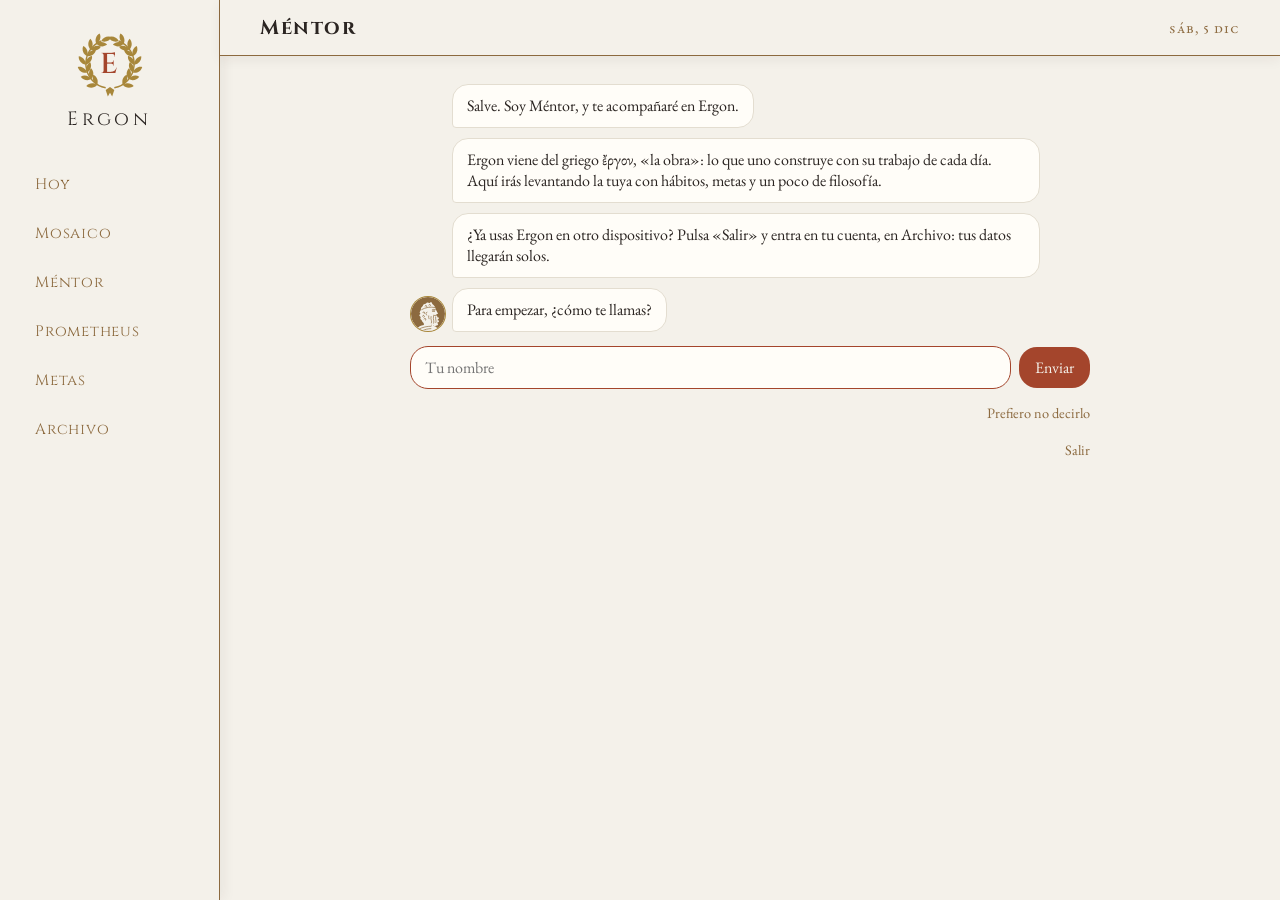
<file: index.html>
<!doctype html>
<html lang="es">
  <head>
    <!-- Letras con tilde y símbolos -->
    <meta charset="UTF-8" />
    <!-- Ancho del móvil; viewport-fit=cover ocupa también la zona de la muesca del iPhone -->
    <meta
      name="viewport"
      content="width=device-width, initial-scale=1.0, viewport-fit=cover"
    />
    <title>Ergon</title>
    <!-- App instalable (PWA): nombre, iconos y colores para la pantalla de inicio -->
    <link rel="manifest" href="manifest.json" />
    <link rel="apple-touch-icon" href="iconos/icono-180.png" />
    <meta name="theme-color" content="#F4F1EA" />
    <meta name="mobile-web-app-capable" content="yes" />
    <meta name="apple-mobile-web-app-capable" content="yes" />
    <meta name="apple-mobile-web-app-title" content="Ergon" />
    <meta name="apple-mobile-web-app-status-bar-style" content="default" />
    <!-- Fuentes de Google: Cinzel (títulos) y EB Garamond (texto) -->
    <link rel="preconnect" href="https://fonts.googleapis.com" />
    <link rel="preconnect" href="https://fonts.gstatic.com" crossorigin />
    <link
      href="https://fonts.googleapis.com/css2?family=Cinzel:wght@600&family=EB+Garamond:wght@400;500&display=swap"
      rel="stylesheet"
    />
    <!-- Nuestro estilo -->
    <link rel="stylesheet" href="style.css" />
  </head>
  <body>
    <!-- ============================================================
         DIBUJOS SVG
         Se definen una vez aquí y se usan con <use href="#nombre">.
         rama: media corona · laurel: las dos ramas · llama: la de Prometeo
         icono-…: los diez iconos de los hábitos · editar: el lápiz
         adjuntar: la cámara de las charlas · mentor: la cara de Méntor
         cara-…: las de los especialistas (Heracles, Apolo, Deméter, Atenea
         y Pluto)
         ============================================================ -->
    <svg class="simbolos" aria-hidden="true">
      <symbol id="rama" viewBox="0 0 100 100">
        <path
          d="M44 83A34 34 0 0 1 38 18"
          fill="none"
          stroke="currentColor"
          stroke-width="2"
        />
        <path
          d="M0 0C4-4 4-11 0-15C-4-11-4-4 0 0Z"
          transform="translate(32 79) rotate(264)"
        />
        <path
          d="M0 0C4-4 4-11 0-15C-4-11-4-4 0 0Z"
          transform="translate(32 79) rotate(340)"
        />
        <path
          d="M0 0C4-4 4-11 0-15C-4-11-4-4 0 0Z"
          transform="translate(24 71) rotate(283)"
        />
        <path
          d="M0 0C4-4 4-11 0-15C-4-11-4-4 0 0Z"
          transform="translate(24 71) rotate(359)"
        />
        <path
          d="M0 0C4-4 4-11 0-15C-4-11-4-4 0 0Z"
          transform="translate(18 62) rotate(302)"
        />
        <path
          d="M0 0C4-4 4-11 0-15C-4-11-4-4 0 0Z"
          transform="translate(18 62) rotate(18)"
        />
        <path
          d="M0 0C4-4 4-11 0-15C-4-11-4-4 0 0Z"
          transform="translate(16 51) rotate(321)"
        />
        <path
          d="M0 0C4-4 4-11 0-15C-4-11-4-4 0 0Z"
          transform="translate(16 51) rotate(37)"
        />
        <path
          d="M0 0C4-4 4-11 0-15C-4-11-4-4 0 0Z"
          transform="translate(18 39) rotate(340)"
        />
        <path
          d="M0 0C4-4 4-11 0-15C-4-11-4-4 0 0Z"
          transform="translate(18 39) rotate(56)"
        />
        <path
          d="M0 0C4-4 4-11 0-15C-4-11-4-4 0 0Z"
          transform="translate(23 30) rotate(359)"
        />
        <path
          d="M0 0C4-4 4-11 0-15C-4-11-4-4 0 0Z"
          transform="translate(23 30) rotate(75)"
        />
        <path
          d="M0 0C4-4 4-11 0-15C-4-11-4-4 0 0Z"
          transform="translate(31 22) rotate(18)"
        />
        <path
          d="M0 0C4-4 4-11 0-15C-4-11-4-4 0 0Z"
          transform="translate(31 22) rotate(94)"
        />
        <path
          d="M0 0C4-4 4-11 0-15C-4-11-4-4 0 0Z"
          transform="translate(38 18) rotate(70)"
        />
      </symbol>

      <symbol id="laurel" viewBox="0 0 100 100">
        <use href="#rama" />
        <use href="#rama" transform="translate(100 0) scale(-1 1)" />
        <path d="M44 86l6-4 6 4-3 9-3-5-3 5z" />
      </symbol>

      <symbol id="llama" viewBox="0 0 24 32">
        <path
          d="M12 1C14 7 21 11 21 20a9 9 0 0 1-18 0c0-5 3-7 4-11 2 2 3 4 3 7 2-3 3-8 2-15z"
        />
        <path
          style="fill: var(--oro)"
          d="M12 15c1 3 5 5 5 9a5 5 0 0 1-10 0c0-3 2-4 3-6 1 1 1 2 1 3 1-2 1-4 1-6z"
        />
      </symbol>

      <!-- ICONOS DE LOS HÁBITOS. Se dibujan con líneas (el trazo y el color
           los pone style.css); lo que lleva fill="currentColor" va relleno.
           Una hoja de olivo, que usan la corona y la rama -->
      <defs>
        <path
          id="hoja-olivo"
          d="M0 0c1.3-1.2 1.3-3 0-4.2c-1.3 1.2-1.3 3 0 4.2z"
        />
      </defs>

      <!-- Corona de olivo: deporte y victorias -->
      <symbol id="icono-corona" viewBox="0 0 24 24">
        <path d="M11 20.5C5.5 19.5 3 12 6.5 4.5" />
        <path d="M13 20.5C18.5 19.5 21 12 17.5 4.5" />
        <g fill="currentColor" stroke="none">
          <use href="#hoja-olivo" transform="translate(7.4 18.6) rotate(-55)" />
          <use href="#hoja-olivo" transform="translate(16.6 18.6) rotate(55)" />
          <use href="#hoja-olivo" transform="translate(5.3 15.2) rotate(-35)" />
          <use href="#hoja-olivo" transform="translate(18.7 15.2) rotate(35)" />
          <use href="#hoja-olivo" transform="translate(4.4 11.2) rotate(-18)" />
          <use href="#hoja-olivo" transform="translate(19.6 11.2) rotate(18)" />
          <use href="#hoja-olivo" transform="translate(4.9 7.4) rotate(-5)" />
          <use href="#hoja-olivo" transform="translate(19.1 7.4) rotate(5)" />
          <use href="#hoja-olivo" transform="translate(8.2 18.2) rotate(25)" />
          <use
            href="#hoja-olivo"
            transform="translate(15.8 18.2) rotate(-25)"
          />
          <use href="#hoja-olivo" transform="translate(6.3 14.4) rotate(35)" />
          <use
            href="#hoja-olivo"
            transform="translate(17.7 14.4) rotate(-35)"
          />
          <use href="#hoja-olivo" transform="translate(5.7 10.3) rotate(40)" />
          <use
            href="#hoja-olivo"
            transform="translate(18.3 10.3) rotate(-40)"
          />
        </g>
      </symbol>

      <!-- Pergamino: leer y estudiar -->
      <symbol id="icono-pergamino" viewBox="0 0 24 24">
        <path d="M6 7V5.5a2 2 0 0 1 2-2h11a2 2 0 0 1 0 4h-2" />
        <path d="M17 5.5V18.5a2 2 0 0 1-2 2H5a2 2 0 0 1 0-4h2V5.5" />
        <path d="M5 20.5a2 2 0 0 0 2-2" />
        <path d="M10 9.5h4.5M10 12.5h4.5M10 15.5h3" />
      </symbol>

      <!-- Ánfora: agua, comida y bebida -->
      <symbol id="icono-anfora" viewBox="0 0 24 24">
        <path d="M9 3.5h6" />
        <path d="M10 3.5v3M14 3.5v3" />
        <path
          d="M10 6.5C6 8 5.5 13 8.5 17L11 19.5h2L15.5 17C18.5 13 18 8 14 6.5"
        />
        <path d="M10.5 19.5L10 21h4l-0.5-1.5" />
        <path d="M10 5.2C6.5 4.5 5.5 7.5 7.6 9.4" />
        <path d="M14 5.2C17.5 4.5 18.5 7.5 16.4 9.4" />
        <path d="M7.2 12h9.6" />
      </symbol>

      <!-- Lira: música y arte -->
      <symbol id="icono-lira" viewBox="0 0 24 24">
        <path d="M8.5 16.5C5 14 4.5 9 6 6C6.6 4.8 5.8 3.6 4.6 3.6" />
        <path d="M15.5 16.5C19 14 19.5 9 18 6C17.4 4.8 18.2 3.6 19.4 3.6" />
        <path d="M5.6 7.5h12.8" />
        <path d="M10 7.5v9M12 7.5v9M14 7.5v9" />
        <path d="M8 16.5h8l-1 3.5h-6z" />
      </symbol>

      <!-- Búho de Atenea: meditar, reflexionar y pensar -->
      <symbol id="icono-buho" viewBox="0 0 24 24">
        <path d="M6 4l3 2.6q3-1.2 6 0L18 4v9.5a6 6 0 0 1-12 0z" />
        <circle cx="9.4" cy="10.4" r="2.1" />
        <circle cx="14.6" cy="10.4" r="2.1" />
        <g fill="currentColor" stroke="none">
          <circle cx="9.4" cy="10.4" r="0.8" />
          <circle cx="14.6" cy="10.4" r="0.8" />
        </g>
        <path d="M11.2 13l0.8 1.6l0.8-1.6" />
        <path d="M9.5 16.5q2.5 1.5 5 0" />
        <path d="M10 21.5v-1.5M14 21.5v-1.5" />
      </symbol>

      <!-- Rama de olivo: paz y templanza (dejar algo) -->
      <symbol id="icono-rama" viewBox="0 0 24 24">
        <path d="M4 20C8 16 12 11 19.5 4" />
        <g fill="currentColor" stroke="none">
          <use
            href="#hoja-olivo"
            transform="translate(7.4 16.6) rotate(-10) scale(1.4)"
          />
          <use
            href="#hoja-olivo"
            transform="translate(7.6 16.4) rotate(100) scale(1.4)"
          />
          <use
            href="#hoja-olivo"
            transform="translate(11.6 12) rotate(-5) scale(1.4)"
          />
          <use
            href="#hoja-olivo"
            transform="translate(11.8 11.8) rotate(105) scale(1.4)"
          />
          <use
            href="#hoja-olivo"
            transform="translate(15.8 7.6) rotate(0) scale(1.4)"
          />
          <use
            href="#hoja-olivo"
            transform="translate(16 7.4) rotate(110) scale(1.4)"
          />
          <circle cx="9" cy="18.6" r="1.3" />
          <circle cx="13.6" cy="14.2" r="1.3" />
        </g>
      </symbol>

      <!-- Luna: dormir y descansar -->
      <symbol id="icono-luna" viewBox="0 0 24 24">
        <path d="M15.5 3.5A8.5 8.5 0 1 0 20.5 17A7 7 0 0 1 15.5 3.5z" />
        <g fill="currentColor" stroke="none">
          <circle cx="18.5" cy="6" r="0.9" />
          <circle cx="15.6" cy="10.4" r="0.6" />
        </g>
      </symbol>

      <!-- Dracma (con la Δ): dinero y ahorro -->
      <symbol id="icono-dracma" viewBox="0 0 24 24">
        <circle cx="12" cy="12" r="8.5" />
        <circle cx="12" cy="12" r="6.3" stroke-dasharray="0.1 1.9" />
        <path d="M12 8.2L8.8 15h6.4z" />
      </symbol>

      <!-- Pluma y tintero: escribir, el diario y programar -->
      <symbol id="icono-pluma" viewBox="0 0 24 24">
        <path d="M5 16h6l-0.6 4.5H5.6z" />
        <path d="M6 16v-1.5h4V16" />
        <path d="M9 15C11 9.5 15.5 5 20.5 3C19.5 8 15.5 12 10.5 13.6" />
        <path d="M9 15l7-8.2" />
      </symbol>

      <!-- Columna: constancia (el icono por defecto) -->
      <symbol id="icono-columna" viewBox="0 0 24 24">
        <path d="M4.5 4h15" />
        <path d="M6 6.5h12" />
        <path d="M6.5 4v2.5M17.5 4v2.5" />
        <path d="M8 6.5v12.5M12 6.5v12.5M16 6.5v12.5" />
        <path d="M6.5 19h11M5 21h14" />
      </symbol>

      <!-- Méntor: busto de un filósofo griego de perfil (pelo rizado con
           cinta, barba larga y manto) en un medallón de bronce. El círculo
           lo recorta style.css (border-radius) -->
      <symbol id="mentor" viewBox="0 0 40 40">
        <circle cx="20" cy="20" r="20" style="fill: var(--bronce)" />
        <g style="fill: var(--marmol)">
          <!-- La silueta: nuca, cabeza, frente y nariz rectas, barba y hombros -->
          <path
            d="M15 31C12 28 10.5 23 11 18C11.5 12 15 7.5 20 7C24.5 6.6 27.6 9.2 28.6 12.6L29.2 14.6L31.8 19.6L29.8 20.4L30.1 21.6C31.8 23.6 32.2 28.5 30.4 33.2C28.6 34.4 25.6 33.6 23.6 32.4L24 33.6C28 34.2 31.4 35.8 33 39L33 41L7 41L7 38C8.4 35 11.4 33.4 15.2 33Z"
          />
          <!-- Los rizos del pelo y de la barba, que asoman por el borde -->
          <circle cx="12" cy="17.8" r="1.6" />
          <circle cx="11.6" cy="21.6" r="1.6" />
          <circle cx="12.6" cy="25.2" r="1.5" />
          <circle cx="13.4" cy="13.8" r="1.6" />
          <circle cx="16" cy="10.2" r="1.7" />
          <circle cx="19.6" cy="8.2" r="1.6" />
          <circle cx="23.4" cy="7.8" r="1.5" />
          <circle cx="31.6" cy="25" r="1.2" />
          <circle cx="31.8" cy="28.6" r="1.2" />
          <circle cx="30.6" cy="32.2" r="1.3" />
          <circle cx="28" cy="33.6" r="1.2" />
          <circle cx="25.4" cy="33.2" r="1.1" />
        </g>
        <g
          fill="none"
          stroke-width="0.8"
          stroke-linecap="round"
          stroke-linejoin="round"
          style="stroke: var(--bronce)"
        >
          <!-- Cinta del pelo y rizos -->
          <path d="M12.6 14.8C17 12.2 23 11.2 28.4 12.4" />
          <path
            d="M14 18.4a1.1 1.1 0 1 1 1.5 1.3M13.6 22.6a1.1 1.1 0 1 1 1.5 1.3M15.4 26a1.1 1.1 0 1 1 1.5 1.3M16.6 10.8a1 1 0 1 1 1.4 1.1M21 9.6a1 1 0 1 1 1.4 1.1"
          />
          <!-- Oreja, ceja, ojo y bigote -->
          <path d="M18.8 17.8c-1.6 0.2-1.8 3-0.2 3.6" />
          <path d="M25 15q2-1.2 3.8-0.2" />
          <path d="M25.6 16.6q1.3-0.9 2.6 0q-1.3 0.6-2.6 0z" />
          <path d="M26.4 21.6q1.8 0.4 3.6 0" />
          <!-- Mechones de la barba -->
          <path
            d="M20.8 22.2q-0.4 1.8 0.4 3.4M23.6 23q-0.6 2.4 0.4 4.8q0.6 1.4 0 2.8M26.4 22.8q-0.4 2.8 0.4 5.2q0.4 1.4-0.2 2.8M29 23.4q-0.2 2.6 0.4 4.6q0.2 1-0.2 2"
          />
          <!-- Pliegues del manto -->
          <path
            d="M8.6 38C14 35.4 19 34.4 23.6 34.4M13.6 39.6c3-1.6 6.2-2.2 9.8-2.4"
          />
        </g>
      </symbol>

      <!-- Las caras de los especialistas (lección 48), como la de Méntor:
           bustos de perfil en un medallón de bronce. Heracles, con la piel
           del león de Nemea; Apolo, joven y con corona de laurel; Deméter,
           con velo y una espiga de trigo -->
      <symbol id="cara-heracles" viewBox="0 0 40 40">
        <circle cx="20" cy="20" r="20" style="fill: var(--bronce)" />
        <g style="fill: var(--marmol)">
          <!-- La piel del león sobre la cabeza (con sus orejas y su hocico encima de la frente), la cara barbuda y los hombros -->
          <path
            d="M15 31C12 28 10.6 23.4 10.8 19C11 13.6 13.6 9 17.4 7.2L17.6 5.2L19.8 6.4C22 6 24 6.2 25.6 7L27 5.6L27.6 7.8C29.4 9 30.8 10.4 31.8 11.6L32.2 12.8L30.4 13.2L30.2 14L29.4 14.6L31.8 19.6L29.8 20.4L30.1 21.6C31.8 23.6 32.2 28.5 30.4 33.2C28.6 34.4 25.6 33.6 23.6 32.4L24 33.6C28 34.2 31.4 35.8 33 39L33 41L7 41L7 38C8.4 35 11.4 33.4 15.2 33Z"
          />
          <!-- La melena del león, que cae por la nuca -->
          <path
            d="M11.4 13.4L8.8 14.8L10.6 16.6L8 18.6L10.6 20L8.4 22.4L11.2 23.4L9.6 26L12.4 26.4L11.8 29.4L14.4 28.8L15 31.6Z"
          />
          <circle cx="31.6" cy="25" r="1.2" />
          <circle cx="31.8" cy="28.6" r="1.2" />
          <circle cx="30.6" cy="32.2" r="1.3" />
          <circle cx="28" cy="33.6" r="1.2" />
        </g>
        <g
          fill="none"
          stroke-width="0.8"
          stroke-linecap="round"
          stroke-linejoin="round"
          style="stroke: var(--bronce)"
        >
          <!-- El borde de la piel sobre la frente, los dientes del león y su ojo -->
          <path d="M13.8 16.6C17.6 14.6 23.4 13.8 29.4 14.6" />
          <path d="M26.6 14.2l0.5 1.2l0.7-1.1l0.6 1.1" />
          <path d="M26.2 10.2q1.2-0.9 2.4 0q-1.2 0.6-2.4 0z" />
          <path d="M14.4 12.8q2.6-2 6-2.6M18.6 8.6q2-0.6 4.2-0.4" />
          <!-- Oreja, ceja, ojo y bigote -->
          <path d="M18.8 18.6c-1.6 0.2-1.8 3-0.2 3.6" />
          <path d="M25 16.6q2-1 3.8-0.1" />
          <path d="M25.6 17.8q1.3-0.9 2.6 0q-1.3 0.6-2.6 0z" />
          <path d="M26.4 21.8q1.8 0.4 3.6 0" />
          <!-- Mechones de la barba -->
          <path
            d="M20.8 22.6q-0.4 1.8 0.4 3.4M23.6 23.2q-0.6 2.4 0.4 4.8q0.6 1.4 0 2.8M26.4 23q-0.4 2.8 0.4 5.2q0.4 1.4-0.2 2.8M29 23.6q-0.2 2.6 0.4 4.6q0.2 1-0.2 2"
          />
          <!-- Las patas del león, anudadas sobre el pecho -->
          <path
            d="M9.4 36.8C13.6 35.6 18.4 35.8 22.2 37.4C25.2 36.2 28.4 36.4 31.4 37.8M21.4 36.2l1.6 2.4"
          />
        </g>
      </symbol>
      <symbol id="cara-apolo" viewBox="0 0 40 40">
        <circle cx="20" cy="20" r="20" style="fill: var(--bronce)" />
        <g style="fill: var(--marmol)">
          <!-- Joven y sin barba: nuca, cabeza, frente y nariz rectas, labios, barbilla, cuello y hombros -->
          <path
            d="M16.2 31.4C13 29 11 24.4 11.2 19.2C11.5 12.6 15.4 7.8 20.4 7.4C25 7 27.8 9.6 28.6 13L29.2 15L31.6 19.6L29.6 20.4L30 21.6L29.3 22.3L29.8 23.5C29.7 25.3 28.7 26.5 26.9 26.9C25.4 27.2 24.2 27.8 23.6 28.8L23.6 32.4C28 33.4 31.6 35.6 33 39L33 41L7 41L7 38C8.6 35.2 12 33.4 16.2 32.8Z"
          />
          <!-- Los rizos que caen por la nuca -->
          <circle cx="12" cy="20.6" r="1.6" />
          <circle cx="12.4" cy="24.2" r="1.6" />
          <circle cx="13.6" cy="27.6" r="1.6" />
          <circle cx="15.4" cy="30.4" r="1.4" />
        </g>
        <!-- La corona de laurel: hojas a lo largo de la cinta del pelo -->
        <g style="fill: var(--bronce)">
          <ellipse
            cx="26.3"
            cy="11.1"
            rx="0.75"
            ry="1.9"
            transform="rotate(-114 26.3 11.1)"
          />
          <ellipse
            cx="24.1"
            cy="12.9"
            rx="0.75"
            ry="1.9"
            transform="rotate(-52 24.1 12.9)"
          />
          <ellipse
            cx="21.9"
            cy="10.9"
            rx="0.75"
            ry="1.9"
            transform="rotate(229 21.9 10.9)"
          />
          <ellipse
            cx="19.7"
            cy="13.2"
            rx="0.75"
            ry="1.9"
            transform="rotate(292 19.7 13.2)"
          />
          <ellipse
            cx="17.5"
            cy="11.9"
            rx="0.75"
            ry="1.9"
            transform="rotate(215 17.5 11.9)"
          />
          <ellipse
            cx="15.4"
            cy="14.9"
            rx="0.75"
            ry="1.9"
            transform="rotate(276 15.4 14.9)"
          />
        </g>
        <g
          fill="none"
          stroke-width="0.8"
          stroke-linecap="round"
          stroke-linejoin="round"
          style="stroke: var(--bronce)"
        >
          <path d="M14.4 14.4C17.4 12.6 22.6 11.4 27.4 12.3" />
          <!-- Rizos -->
          <path
            d="M14.2 19.6a1.1 1.1 0 1 1 1.5 1.3M14.4 23.8a1.1 1.1 0 1 1 1.5 1.3M16 27.4a1.1 1.1 0 1 1 1.4 1.2M16 10.4a1 1 0 1 1 1.4 1.1M20.4 9.2a1 1 0 1 1 1.4 1.1"
          />
          <!-- Oreja, ceja, ojo y labios -->
          <path d="M19 17.8c-1.6 0.2-1.8 3-0.2 3.6" />
          <path d="M25 15q2-1.2 3.8-0.2" />
          <path d="M25.6 16.6q1.3-0.9 2.6 0q-1.3 0.6-2.6 0z" />
          <path d="M28.2 23.2q0.8 0.2 1.4-0.1" />
          <!-- La línea del cuello y el manto -->
          <path d="M23.6 28.8q-1.4 1-3.4 0.8" />
          <path
            d="M9 38C14 35.6 19 34.6 23.6 34.6M14 39.8c3-1.6 6.2-2.2 9.8-2.4"
          />
        </g>
      </symbol>
      <symbol id="cara-demeter" viewBox="0 0 40 40">
        <circle cx="20" cy="20" r="20" style="fill: var(--bronce)" />
        <g style="fill: var(--marmol)">
          <!-- El velo que cae por detrás, la cabeza, la cara, el cuello y los hombros -->
          <path
            d="M14 34C10.6 30 9.4 24 10.2 18.6C11 13 14.6 9 19.8 8.4C24.6 8 27.8 10.2 28.8 13.4L29.3 15.2L31.4 19.6L29.6 20.3L29.9 21.5L29.3 22.2L29.7 23.4C29.6 25.1 28.7 26.3 27 26.7C25.6 27 24.5 27.6 24 28.6L24 32.4C28.2 33.4 31.6 35.6 33 39L33 41L7 41L7 38C8 36 10.4 34.6 14 34Z"
          />
          <!-- Una espiga de trigo delante, que sube desde el hombro -->
          <ellipse
            cx="29.4"
            cy="30.6"
            rx="0.6"
            ry="1.25"
            transform="rotate(1 29.4 30.6)"
          />
          <ellipse
            cx="30.9"
            cy="31.4"
            rx="0.6"
            ry="1.25"
            transform="rotate(57 30.9 31.4)"
          />
          <ellipse
            cx="30.3"
            cy="29.1"
            rx="0.6"
            ry="1.25"
            transform="rotate(1 30.3 29.1)"
          />
          <ellipse
            cx="31.7"
            cy="29.9"
            rx="0.6"
            ry="1.25"
            transform="rotate(57 31.7 29.9)"
          />
          <ellipse
            cx="31.1"
            cy="27.6"
            rx="0.6"
            ry="1.25"
            transform="rotate(1 31.1 27.6)"
          />
          <ellipse
            cx="32.6"
            cy="28.4"
            rx="0.6"
            ry="1.25"
            transform="rotate(57 32.6 28.4)"
          />
          <ellipse
            cx="31.9"
            cy="26.2"
            rx="0.6"
            ry="1.25"
            transform="rotate(1 31.9 26.2)"
          />
          <ellipse
            cx="33.4"
            cy="27.0"
            rx="0.6"
            ry="1.25"
            transform="rotate(57 33.4 27.0)"
          />
          <ellipse
            cx="32.7"
            cy="24.7"
            rx="0.6"
            ry="1.25"
            transform="rotate(1 32.7 24.7)"
          />
          <ellipse
            cx="34.2"
            cy="25.5"
            rx="0.6"
            ry="1.25"
            transform="rotate(57 34.2 25.5)"
          />
          <ellipse
            cx="33.5"
            cy="23.2"
            rx="0.6"
            ry="1.25"
            transform="rotate(1 33.5 23.2)"
          />
          <ellipse
            cx="35.0"
            cy="24.1"
            rx="0.6"
            ry="1.25"
            transform="rotate(57 35.0 24.1)"
          />
          <ellipse
            cx="34.7"
            cy="22.9"
            rx="0.6"
            ry="1.2"
            transform="rotate(29 34.7 22.9)"
          />
        </g>
        <g
          fill="none"
          stroke-width="0.8"
          stroke-linecap="round"
          stroke-linejoin="round"
        >
          <!-- El tallo de la espiga -->
          <path d="M27.4 36.4L33.4 25.2" style="stroke: var(--marmol)" />
        </g>
        <g
          fill="none"
          stroke-width="0.8"
          stroke-linecap="round"
          stroke-linejoin="round"
          style="stroke: var(--bronce)"
        >
          <!-- El borde del velo, la cinta del pelo y sus ondas -->
          <path
            d="M16.6 10.6C13.6 13.8 12.6 19 13.4 24.4C14 28.4 15.6 31.4 17.8 33.6"
          />
          <path d="M15.8 13.4q3-1.8 6.4-2q2.8 0 5 1.4" />
          <path
            d="M17.6 15.2q1.4 1 1 2.6M20.8 14.2q1.2 1.2 0.6 2.8M18.8 10.6q1.6-0.8 3.4-0.8"
          />
          <!-- Oreja, ceja, ojo y labios -->
          <path d="M19.4 18.6c-1.6 0.2-1.8 3-0.2 3.6" />
          <path d="M25.2 15.4q2-1.1 3.7-0.2" />
          <path d="M25.8 16.8q1.3-0.9 2.5 0q-1.3 0.6-2.5 0z" />
          <path d="M28.2 23.2q0.8 0.2 1.4-0.1" />
          <!-- El pliegue del vestido -->
          <path d="M10 38.4C15 36 19.6 35 24 35M15 40c2.8-1.4 5.8-2 9.2-2.2" />
        </g>
      </symbol>

      <!-- Atenea, con el casco corintio subido y su cresta, y Pluto, joven y
           con el cuerno de la abundancia lleno de monedas (lección 49) -->
      <symbol id="cara-atenea" viewBox="0 0 40 40">
        <circle cx="20" cy="20" r="20" style="fill: var(--bronce)" />
        <g style="fill: var(--marmol)">
          <!-- La cresta del casco, de crin de caballo, que va de la frente a la nuca -->
          <path
            d="M14.6 9.4C15.6 4.6 20.4 1.8 25.2 2.8C27.6 3.3 29 4.6 29.6 6.2L27.4 6.6C26.6 5.4 25 4.8 23.2 4.9C19.6 5.1 17.2 7.2 16.6 10.2Z"
          />
          <!-- El casco corintio subido sobre la frente, la cara, el pelo que cae por la nuca, el cuello y los hombros -->
          <path
            d="M13.2 30.6C11 27.4 10.4 23 11.2 19.2C10.6 16.4 11.4 13 13.6 10.6C16 8.2 19.6 7.2 23.2 7.6C26.8 8 29.6 9.8 31 12.4L32.4 13L31.2 14.6L29.6 14.6L29.3 15.2L31.4 19.6L29.6 20.3L29.9 21.5L29.3 22.2L29.7 23.4C29.6 25.1 28.7 26.3 27 26.7C25.6 27 24.5 27.6 24 28.6L24 32.4C28.2 33.4 31.6 35.6 33 39L33 41L7 41L7 38C8 35.8 10.4 34.2 13.4 33.4Z"
          />
        </g>
        <g
          fill="none"
          stroke-width="0.8"
          stroke-linecap="round"
          stroke-linejoin="round"
          style="stroke: var(--bronce)"
        >
          <!-- El borde del casco y la cara que lleva dibujada (el ojo y la nariz del casco) -->
          <path d="M12.2 16.6C16 14.4 22.6 13.4 29.4 14.8" />
          <path d="M23.6 10.6q2.2-0.6 4 0.6M25.4 12.2l1.4 2" />
          <!-- Los mechones de la crin -->
          <path d="M18.6 6.4l1.4 1.6M21.4 5.2l1 1.8M24.4 4.8l0.6 1.8" />
          <!-- El pelo que asoma bajo el casco, por la nuca -->
          <path
            d="M13.4 19.2q-1.4 3 0 6q1 2 0.4 4.2M15.6 18.6q-1 2.8 0.2 5.6q0.8 1.8 0.4 3.8"
          />
          <!-- Oreja, ceja, ojo y labios -->
          <path d="M19.4 18.6c-1.6 0.2-1.8 3-0.2 3.6" />
          <path d="M25.2 16.2q2-1 3.6-0.1" />
          <path d="M25.8 17.4q1.3-0.9 2.5 0q-1.3 0.6-2.5 0z" />
          <path d="M28.2 23.2q0.8 0.2 1.4-0.1" />
          <!-- La égida sobre el pecho, con sus escamas -->
          <path d="M10 38.4C15 36 19.6 35 24 35M15 40c2.8-1.4 5.8-2 9.2-2.2" />
          <path
            d="M17.6 37.2a0.8 0.8 0 0 0 1.6 0M20.6 36.6a0.8 0.8 0 0 0 1.6 0"
          />
        </g>
      </symbol>
      <symbol id="cara-pluto" viewBox="0 0 40 40">
        <circle cx="20" cy="20" r="20" style="fill: var(--bronce)" />
        <g style="fill: var(--marmol)">
          <!-- Joven y sin barba, de pelo rizado corto: nuca, cabeza, cara, cuello y hombros -->
          <path
            d="M16.2 31.4C13 29 11 24.4 11.2 19.2C11.5 12.6 15.4 7.8 20.4 7.4C25 7 27.8 9.6 28.6 13L29.2 15L31.6 19.6L29.6 20.4L30 21.6L29.3 22.3L29.8 23.5C29.7 25.3 28.7 26.5 26.9 26.9C25.4 27.2 24.2 27.8 23.6 28.8L23.6 32.4C28 33.4 31.6 35.6 33 39L33 41L7 41L7 38C8.6 35.2 12 33.4 16.2 32.8Z"
          />
          <circle cx="12.4" cy="15.6" r="1.6" />
          <circle cx="14.6" cy="11.6" r="1.7" />
          <circle cx="18.2" cy="8.6" r="1.7" />
          <circle cx="22.2" cy="7.6" r="1.6" />
          <circle cx="25.8" cy="8.6" r="1.4" />
          <circle cx="11.8" cy="19.6" r="1.5" />
          <!-- El cuerno de la abundancia, que sube desde el hombro, con monedas que asoman -->
          <path
            d="M24.4 40.4C28.8 38 31.2 33.6 30.6 27.6L36.6 26.6C36.6 32.8 32 38.6 26 41Z"
          />
          <circle cx="31.8" cy="24.8" r="1.4" />
          <circle cx="34.6" cy="24.2" r="1.4" />
          <circle cx="33.2" cy="22" r="1.3" />
        </g>
        <g
          fill="none"
          stroke-width="0.8"
          stroke-linecap="round"
          stroke-linejoin="round"
          style="stroke: var(--bronce)"
        >
          <!-- Los rizos -->
          <path
            d="M14 15.4a1.1 1.1 0 1 1 1.5 1.3M16.4 11.8a1.1 1.1 0 1 1 1.5 1.3M20 9.8a1 1 0 1 1 1.4 1.1M13.6 20a1.1 1.1 0 1 1 1.5 1.3"
          />
          <!-- Oreja, ceja, ojo y labios -->
          <path d="M19 17.8c-1.6 0.2-1.8 3-0.2 3.6" />
          <path d="M25 15q2-1.2 3.8-0.2" />
          <path d="M25.6 16.6q1.3-0.9 2.6 0q-1.3 0.6-2.6 0z" />
          <path d="M28.2 23.2q0.8 0.2 1.4-0.1" />
          <!-- La boca del cuerno, sus vueltas y el borde de las monedas -->
          <ellipse
            cx="33.6"
            cy="27.1"
            rx="3"
            ry="1.2"
            transform="rotate(-10 33.6 27.1)"
          />
          <path d="M27.2 37.8l2.2 1.6M29.2 34.8l2.8 1.2M30.4 31.2l3 0.6" />
          <circle cx="31.8" cy="24.8" r="0.7" />
          <circle cx="34.6" cy="24.2" r="0.7" />
          <circle cx="33.2" cy="22" r="0.6" />
          <path d="M23.6 28.8q-1.4 1-3.4 0.8" />
          <path
            d="M9 38C14 35.6 19 34.6 23.6 34.6M14 39.8c3-1.6 6.2-2.2 9.8-2.4"
          />
        </g>
      </symbol>

      <!-- Lápiz: el botón de editar de hábitos y metas -->
      <symbol id="editar" viewBox="0 0 24 24">
        <path
          d="M4.5 19.5l1-4.2L15.8 5a1.8 1.8 0 0 1 2.5 0l0.7 0.7a1.8 1.8 0 0 1 0 2.5L8.7 18.5z"
        />
        <path d="M14 6.8l3.2 3.2" />
      </symbol>

      <!-- Cámara: adjuntar fotos o un vídeo en las charlas -->
      <symbol id="adjuntar" viewBox="0 0 24 24">
        <path
          d="M4 9a2 2 0 0 1 2-2h2.3l1.5-2.2h4.4L15.7 7H18a2 2 0 0 1 2 2v8.2a2 2 0 0 1-2 2H6a2 2 0 0 1-2-2z"
        />
        <circle cx="12" cy="12.9" r="3.5" />
      </symbol>
    </svg>

    <!-- ============================================================
         BARRA SUPERIOR
         Laurel, nombre de la pantalla y fecha. Se queda fija arriba.
         ============================================================ -->
    <header class="barra-superior">
      <div class="barra-dentro">
        <!-- El laurel con la «E», como el icono de la app -->
        <svg class="emblema" viewBox="0 0 100 100" aria-hidden="true">
          <use href="#laurel"></use>
          <text x="50" y="63" text-anchor="middle">E</text>
        </svg>
        <!-- Nombre de la pantalla: lo cambia script.js -->
        <h1 id="titulo-pantalla">Hoy</h1>
        <!-- Fecha de hoy: la pone script.js -->
        <span id="fecha-hoy" class="fecha-hoy"></span>
        <!-- Puntito de la nube (solo con la cuenta abierta): verde si todo
             está subido, bronce si hay cambios esperando, terracota si falla -->
        <span id="estado-nube" class="estado-nube" hidden></span>
      </div>
    </header>

    <!-- ============================================================
         CONTENIDO
         Las seis pantallas de la barra de abajo (Hoy, Mosaico, Méntor,
         Prometheus, Metas y Archivo) y la conversación guiada con Méntor.
         Solo se ve una a la vez: script.js quita el atributo hidden a la
         que toca.
         ============================================================ -->
    <main class="contenedor">
      <!-- ============================================================
           PANTALLA HOY
           Cita del día; rituales, revisión, aviso de copia, el día de la
           lista (hoy o uno de los 7 anteriores), hábitos y botón de
           hábito nuevo (columna principal); semana y constancia
           (columna lateral). En el móvil las dos columnas van una debajo
           de otra; en el PC, una al lado de otra.
           ============================================================ -->
      <div class="pantalla" data-pantalla="hoy">
        <!-- Cita del día: la rellena script.js con citas.json -->
        <blockquote class="cita">
          <p id="cita-texto"></p>
          <span id="cita-autor" class="autor"></span>
        </blockquote>

        <div class="hoy-columnas">
          <div class="hoy-principal">
            <!-- Ritual de la mañana o de la noche: lo pone script.js -->
            <div id="ritual" class="rituales" hidden></div>

            <!-- Propósito de la semana y aviso de la revisión del domingo -->
            <div id="revision-hoy" class="rituales" hidden></div>

            <!-- Aviso de copia: sale si hace 7 días o más que no se hace una -->
            <div id="aviso-copia" class="aviso-copia" hidden>
              <p id="aviso-copia-texto"></p>
              <button id="aviso-copia-boton" type="button">
                Hacer copia ahora
              </button>
            </div>

            <!-- El día de la lista: hoy o, para corregir lo que se olvidó,
                 uno de los 7 anteriores (script.js, bloque 5) -->
            <div class="dia-habitos">
              <button
                id="dia-anterior"
                type="button"
                class="dia-flecha"
                aria-label="Día anterior"
              >
                ‹
              </button>
              <h2
                id="dia-habitos-texto"
                class="dia-habitos-texto"
                aria-live="polite"
              >
                Hoy
              </h2>
              <button
                id="dia-siguiente"
                type="button"
                class="dia-flecha"
                aria-label="Día siguiente"
              >
                ›
              </button>
            </div>

            <!-- Si se ve un día pasado: aviso y «Volver a hoy» -->
            <div id="dia-pasado" class="dia-pasado" hidden>
              <p>Estás corrigiendo un día pasado.</p>
              <button id="dia-volver-hoy" type="button">Volver a hoy</button>
            </div>

            <!-- Lista de hábitos: script.js crea una ficha por hábito -->
            <ul id="lista-habitos" class="lista-habitos"></ul>

            <!-- Hábito nuevo: abre la conversación con Méntor -->
            <button id="boton-nuevo-habito" class="boton-nuevo" type="button">
              + Nuevo hábito
            </button>
          </div>

          <div class="hoy-lateral">
            <!-- Semana: la rellena script.js -->
            <section class="historial">
              <h2>Semana</h2>
              <div id="semana" class="semana"></div>
            </section>

            <!-- Constancia de los últimos 30 días: la rellena script.js -->
            <section id="seccion-constancia" class="constancia">
              <h2>Constancia</h2>
              <p class="constancia-intro">Últimos 30 días</p>
              <ul id="lista-constancia" class="lista-constancia"></ul>
            </section>
          </div>
        </div>
      </div>

      <!-- ============================================================
           PANTALLA MOSAICO
           El mes en teselas sobre un pergamino que ocupa la pantalla y se
           enrolla y desenrolla al cambiar de mes.
           ============================================================ -->
      <div class="pantalla" data-pantalla="mosaico" hidden>
        <section class="mosaico-seccion">
          <!-- Flechas para cambiar de mes y nombre del mes -->
          <div class="mosaico-cabecera">
            <button id="mes-anterior" type="button" aria-label="Mes anterior">
              ‹
            </button>
            <span id="mosaico-titulo"></span>
            <button id="mes-siguiente" type="button" aria-label="Mes siguiente">
              ›
            </button>
          </div>
          <!-- El papel: la hoja que se enrolla y el rodillo que la enrolla -->
          <div class="mosaico-papel">
            <div id="mosaico-hoja" class="mosaico-hoja">
              <!-- Letras de los días de la semana -->
              <div class="mosaico-dias">
                <span>L</span><span>M</span><span>X</span><span>J</span
                ><span>V</span><span>S</span><span>D</span>
              </div>
              <!-- Teselas: las crea script.js -->
              <div id="mosaico" class="mosaico"></div>
              <p id="mosaico-resumen" class="mosaico-resumen"></p>
            </div>
            <div
              id="mosaico-rodillo"
              class="mosaico-rodillo"
              aria-hidden="true"
            ></div>
          </div>
        </section>
      </div>

      <!-- ============================================================
           PANTALLA MÉNTOR (pestaña)
           Hablar con Méntor o con los especialistas (Heracles, Apolo,
           Deméter, Atenea y Pluto) con mis palabras: contestan con la IA de Claude, a
           través del servidor. Arriba, sus caras (se toca la del consejero
           con quien hablar), «‹ Conversaciones» (las guardadas) y
           «+ Nueva»; abajo, la conversación abierta y el campo para
           escribir. Las burbujas las dibuja script.js (bloque 25).
           ============================================================ -->
      <div class="pantalla sala" data-pantalla="charla" hidden>
        <!-- Sin cuenta: hablar con Méntor necesita el servidor -->
        <div id="charla-sin-cuenta" class="charla-sin-cuenta" hidden>
          <p class="pie-texto">
            Para hablar con Méntor, entra en tu cuenta: sus respuestas llegan a
            través del servidor.
          </p>
          <div class="pie-botones">
            <button
              id="charla-ir-a-cuenta"
              type="button"
              class="charla-ir-a-cuenta"
            >
              Ir a Archivo
            </button>
          </div>
        </div>

        <!-- Con quién hablo (lección 48): Méntor y los especialistas
             (Atenea y Pluto, desde la lección 49). Al tocar una cara se
             habla con ese consejero, con sus propias conversaciones.
             Debajo, su nombre, su nombre en griego y de qué sabe -->
        <div class="charla-caras" hidden>
          <div
            class="charla-caras-fila"
            role="group"
            aria-label="Con quién hablas"
          >
            <button
              type="button"
              class="charla-cara"
              data-consejero="mentor"
              aria-pressed="true"
            >
              <svg viewBox="0 0 40 40" aria-hidden="true">
                <use href="#mentor"></use>
              </svg>
              <span>Méntor</span>
            </button>
            <button
              type="button"
              class="charla-cara"
              data-consejero="heracles"
              aria-pressed="false"
            >
              <svg viewBox="0 0 40 40" aria-hidden="true">
                <use href="#cara-heracles"></use>
              </svg>
              <span>Heracles</span>
            </button>
            <button
              type="button"
              class="charla-cara"
              data-consejero="apolo"
              aria-pressed="false"
            >
              <svg viewBox="0 0 40 40" aria-hidden="true">
                <use href="#cara-apolo"></use>
              </svg>
              <span>Apolo</span>
            </button>
            <button
              type="button"
              class="charla-cara"
              data-consejero="demeter"
              aria-pressed="false"
            >
              <svg viewBox="0 0 40 40" aria-hidden="true">
                <use href="#cara-demeter"></use>
              </svg>
              <span>Deméter</span>
            </button>
            <button
              type="button"
              class="charla-cara"
              data-consejero="atenea"
              aria-pressed="false"
            >
              <svg viewBox="0 0 40 40" aria-hidden="true">
                <use href="#cara-atenea"></use>
              </svg>
              <span>Atenea</span>
            </button>
            <button
              type="button"
              class="charla-cara"
              data-consejero="pluto"
              aria-pressed="false"
            >
              <svg viewBox="0 0 40 40" aria-hidden="true">
                <use href="#cara-pluto"></use>
              </svg>
              <span>Pluto</span>
            </button>
          </div>
          <p id="charla-quien" class="charla-quien"></p>
        </div>

        <div id="charla-barra" class="charla-barra">
          <button
            id="boton-conversaciones"
            type="button"
            class="charla-ver-lista"
          >
            ‹ Conversaciones
          </button>
          <button id="boton-nueva-charla" type="button" class="charla-nueva">
            + Nueva
          </button>
        </div>

        <!-- Las conversaciones guardadas (al tocar «‹ Conversaciones») -->
        <div id="lista-charlas" class="lista-charlas" hidden></div>

        <!-- La conversación abierta -->
        <div id="charla" class="conversacion charla"></div>

        <!-- Las fotos o el vídeo elegidos, antes de enviarlos (los dibuja
             script.js, bloque 25) -->
        <div class="charla-adjuntos" hidden></div>

        <!-- El campo para escribir, al final (así el iPhone lo deja a la
             vista sobre el teclado). La cámara abre la de verdad o la
             galería: fotos o un vídeo para el mensaje -->
        <form id="form-charla" class="mentor-escribir charla-escribir">
          <button
            type="button"
            class="charla-adjuntar"
            aria-label="Adjuntar fotos o un vídeo"
          >
            <svg viewBox="0 0 24 24" aria-hidden="true">
              <use href="#adjuntar"></use>
            </svg>
          </button>
          <input
            type="file"
            class="charla-archivos"
            accept="image/*,video/*"
            multiple
            hidden
          />
          <textarea
            id="charla-texto"
            rows="1"
            maxlength="2000"
            placeholder="Escribe a Méntor…"
            aria-label="Mensaje para Méntor"
          ></textarea>
          <button type="submit" class="boton-principal">Enviar</button>
        </form>
        <!-- Debajo: cuántos mensajes van hoy y «Lo que ve Méntor» (el
             resumen de mis datos que recibe con cada mensaje) -->
        <div id="charla-pie" class="charla-pie">
          <span id="charla-uso" class="charla-uso"></span>
          <button id="boton-lo-que-ve" type="button" class="charla-ve">
            Lo que ve Méntor
          </button>
        </div>
      </div>

      <!-- ============================================================
           PANTALLA PROMETHEUS
           El laboratorio de Prometheus, con estilo futurista (solo en esta
           pestaña: style.css, bloque 21). Dos vistas: «Datos» (mis
           estadísticas, el sueño, los entrenos y el peso; los calcula y los
           dibuja script.js, bloques 27 a 30) y «Hablar» (la charla con
           Prometheus, como la de Méntor: bloque 25). Aquí solo están las
           cajas.
           ============================================================ -->
      <div class="pantalla laboratorio" data-pantalla="prometheus" hidden>
        <!-- Cabecera: el piloto encendido y qué es esta pantalla -->
        <header class="lab-cabecera">
          <p class="lab-piloto">
            <span class="lab-led"></span>Laboratorio en línea
          </p>
          <p class="lab-lema">Tus disciplinas, en números.</p>
        </header>

        <!-- Las dos vistas: los datos o hablar con Prometheus -->
        <div class="lab-vistas">
          <button
            type="button"
            class="lab-vista activa"
            data-vista="datos"
            aria-pressed="true"
          >
            Datos
          </button>
          <button
            type="button"
            class="lab-vista"
            data-vista="charla"
            aria-pressed="false"
          >
            Hablar
          </button>
        </div>

        <!-- ===== VISTA «DATOS» ===== -->
        <div id="lab-vista-datos">
          <!-- Señales: frases sobre mis datos que van pasando cada 5 segundos
               (lo mismo que dicen las cifras y las gráficas de abajo) -->
          <div class="lab-senales">
            <span class="lab-senales-etiqueta">Señal</span>
            <div id="lab-senal" class="lab-senal-caja"></div>
            <span id="lab-senal-cuenta" class="lab-senales-cuenta"></span>
          </div>

          <!-- Apuntar: el sueño, un entreno y el peso (abren sus ventanas) -->
          <div class="lab-apuntar">
            <button id="boton-apuntar-sueno" type="button" class="lab-boton">
              + Sueño
            </button>
            <button id="boton-apuntar-entreno" type="button" class="lab-boton">
              + Entreno
            </button>
            <button id="boton-apuntar-peso" type="button" class="lab-boton">
              + Peso
            </button>
          </div>

          <!-- Sin hábitos: este aviso sustituye a las secciones de hábitos -->
          <p id="lab-vacio" class="lab-vacio" hidden>
            Aún no hay disciplinas que analizar. Crea tu primer hábito en Hoy y,
            en unos días, aquí verás cómo vas.
          </p>

          <div class="lab-rejilla">
            <!-- Hoy: el anillo con lo cumplido y lo que queda -->
            <section class="lab-tarjeta lab-hoy lab-de-habitos">
              <div class="lab-anillo">
                <svg viewBox="0 0 120 120" aria-hidden="true">
                  <circle class="lab-anillo-fondo" cx="60" cy="60" r="52" />
                  <circle
                    id="lab-anillo-relleno"
                    class="lab-anillo-relleno"
                    cx="60"
                    cy="60"
                    r="52"
                    transform="rotate(-90 60 60)"
                  />
                </svg>
                <div class="lab-anillo-centro">
                  <span
                    id="lab-hoy-porcentaje"
                    class="lab-hoy-porcentaje"
                  ></span>
                  <span class="lab-etiqueta">Hoy</span>
                </div>
              </div>
              <div class="lab-hoy-texto">
                <p id="lab-hoy-cuenta" class="lab-hoy-cuenta"></p>
                <p id="lab-hoy-quedan" class="lab-hoy-quedan"></p>
              </div>
            </section>

            <!-- Cifras: seis números y lo que han cambiado (las crea
                 script.js) -->
            <section
              id="lab-cifras"
              class="lab-cifras"
              aria-label="Cifras"
            ></section>

            <!-- Semana a semana: lo cumplido de cada semana, en columnas -->
            <section class="lab-tarjeta lab-semanas-tarjeta lab-de-habitos">
              <h2 class="lab-titulo">Semana a semana</h2>
              <p class="lab-subtitulo">
                Lo que tocaba y cumpliste cada semana (la de ahora, hasta ayer)
              </p>
              <div id="lab-semanas" class="lab-columnas"></div>
              <details class="lab-datos">
                <summary>Ver los datos</summary>
                <table id="lab-semanas-tabla" class="lab-tabla"></table>
              </details>
            </section>

            <!-- Tu semana tipo: cada día de la semana, en barras -->
            <section class="lab-tarjeta lab-de-habitos">
              <h2 class="lab-titulo">Tu semana tipo</h2>
              <p class="lab-subtitulo">
                Cada día de la semana, en las últimas 8 semanas
              </p>
              <div id="lab-dias" class="lab-barras"></div>
              <p id="lab-dias-nota" class="lab-nota"></p>
            </section>

            <!-- Peso: la línea con los pesos apuntados -->
            <section class="lab-tarjeta">
              <h2 class="lab-titulo">Peso</h2>
              <p id="lab-peso-resumen" class="lab-subtitulo"></p>
              <div id="lab-peso" class="lab-linea"></div>
              <details id="lab-peso-datos" class="lab-datos">
                <summary>Ver los datos</summary>
                <table id="lab-peso-tabla" class="lab-tabla"></table>
              </details>
            </section>

            <!-- Sueño: una columna por noche de las últimas 2 semanas -->
            <section class="lab-tarjeta lab-sueno-tarjeta">
              <h2 class="lab-titulo">Sueño</h2>
              <p id="lab-sueno-resumen" class="lab-subtitulo"></p>
              <div id="lab-sueno" class="lab-columnas"></div>
              <details id="lab-sueno-datos" class="lab-datos">
                <summary>Ver los datos</summary>
                <table id="lab-sueno-tabla" class="lab-tabla"></table>
              </details>
            </section>

            <!-- Entrenos: los de esta semana y los últimos (al tocar uno, se
                 abre para cambiarlo) -->
            <section class="lab-tarjeta">
              <h2 class="lab-titulo">Entrenos</h2>
              <p id="lab-entrenos-resumen" class="lab-subtitulo"></p>
              <ul id="lab-entrenos" class="lab-entrenos"></ul>
            </section>

            <!-- Progreso en el gimnasio: la mejor serie de cada sesión del
                 ejercicio elegido -->
            <section class="lab-tarjeta">
              <h2 class="lab-titulo">Progreso en el gimnasio</h2>
              <label class="lab-elegir">
                <span>Ejercicio</span>
                <select id="lab-ejercicio"></select>
              </label>
              <p id="lab-progreso-resumen" class="lab-subtitulo"></p>
              <div id="lab-progreso" class="lab-linea"></div>
            </section>

            <!-- Cada disciplina: constancia, racha y mejor racha -->
            <section class="lab-tarjeta lab-disciplinas-tarjeta lab-de-habitos">
              <h2 class="lab-titulo">Cada disciplina</h2>
              <p class="lab-subtitulo">
                Últimos 30 días (4 semanas en las semanales), racha y récord
              </p>
              <ul id="lab-disciplinas" class="lab-disciplinas"></ul>
            </section>
          </div>
        </div>

        <!-- ===== VISTA «HABLAR» =====
             La charla con Prometheus: las mismas piezas que la de Méntor
             (script.js las busca por su clase dentro de la sala) -->
        <div id="lab-vista-charla" class="sala sala-prometheus" hidden>
          <!-- Sin cuenta: hablar con Prometheus necesita el servidor -->
          <div class="charla-sin-cuenta" hidden>
            <p class="pie-texto">
              Para hablar con Prometheus, entra en tu cuenta: sus respuestas
              llegan a través del servidor.
            </p>
            <div class="pie-botones">
              <button type="button" class="charla-ir-a-cuenta">
                Ir a Archivo
              </button>
            </div>
          </div>

          <div class="charla-barra">
            <button type="button" class="charla-ver-lista">
              ‹ Conversaciones
            </button>
            <button type="button" class="charla-nueva">+ Nueva</button>
          </div>

          <!-- Las conversaciones guardadas con Prometheus -->
          <div class="lista-charlas" hidden></div>

          <!-- La conversación abierta -->
          <div class="conversacion charla"></div>

          <!-- Las fotos o el vídeo elegidos, antes de enviarlos -->
          <div class="charla-adjuntos" hidden></div>

          <!-- El campo para escribir, al final, con la cámara -->
          <form class="mentor-escribir charla-escribir">
            <button
              type="button"
              class="charla-adjuntar"
              aria-label="Adjuntar fotos o un vídeo"
            >
              <svg viewBox="0 0 24 24" aria-hidden="true">
                <use href="#adjuntar"></use>
              </svg>
            </button>
            <input
              type="file"
              class="charla-archivos"
              accept="image/*,video/*"
              multiple
              hidden
            />
            <textarea
              rows="1"
              maxlength="2000"
              placeholder="Escribe a Prometheus…"
              aria-label="Mensaje para Prometheus"
            ></textarea>
            <button type="submit" class="boton-principal">Enviar</button>
          </form>
          <!-- Debajo: cuántos mensajes van hoy y «Lo que ve Prometheus» -->
          <div class="charla-pie">
            <span class="charla-uso"></span>
            <button type="button" class="charla-ve">
              Lo que ve Prometheus
            </button>
          </div>
        </div>

        <!-- El cuadrito con el dato de una columna o de un punto (sale al
             pasar por encima o al tocar) -->
        <div id="lab-dato" class="lab-dato" role="tooltip" hidden></div>
      </div>

      <!-- ============================================================
           PANTALLA METAS
           Metas pendientes, botón de meta nueva y Laureles (metas cumplidas).
           ============================================================ -->
      <div class="pantalla" data-pantalla="metas" hidden>
        <section class="metas">
          <!-- Metas pendientes: las crea script.js -->
          <div id="lista-metas"></div>
          <!-- Meta nueva: abre la conversación con Méntor -->
          <button id="boton-nueva-meta" class="boton-nuevo" type="button">
            + Nueva meta
          </button>

          <!-- Laureles: metas cumplidas (se oculta si no hay ninguna) -->
          <section id="seccion-cumplidas" class="cumplidas">
            <h2>Laureles</h2>
            <p class="cumplidas-intro">Metas cumplidas</p>
            <div id="lista-cumplidas"></div>
          </section>
        </section>
      </div>

      <!-- ============================================================
           PANTALLA ARCHIVO
           Cuenta, recordatorios, consejeros, sueño desde Salud, perfil,
           revisiones semanales, copia de seguridad y empezar de cero.
           ============================================================ -->
      <div class="pantalla" data-pantalla="archivo" hidden>
        <!-- Cuenta: entrar para tener los datos en la nube y en todos los
             dispositivos. script.js enseña el formulario o, si ya se ha
             entrado, cómo va la sincronización -->
        <section id="seccion-cuenta" class="cuenta" hidden>
          <h2>Cuenta</h2>
          <form id="form-entrar" class="form-entrar" novalidate>
            <p class="pie-texto">
              Entra en tu cuenta para guardar tus datos en la nube y tenerlos
              iguales en el móvil y en el ordenador.
            </p>
            <input
              type="email"
              id="entrar-email"
              autocomplete="username"
              placeholder="Email"
            />
            <input
              type="password"
              id="entrar-contrasena"
              autocomplete="current-password"
              placeholder="Contraseña"
            />
            <p id="entrar-error" class="ventana-error"></p>
            <button type="submit" class="boton-principal">Entrar</button>
          </form>
          <div id="cuenta-dentro" hidden>
            <p id="cuenta-email" class="cuenta-email"></p>
            <p id="cuenta-estado" class="cuenta-estado"></p>
            <div class="pie-botones">
              <button id="boton-sincronizar" type="button">
                Sincronizar ahora
              </button>
              <button id="boton-salir" type="button">Salir</button>
            </div>
          </div>
          <!-- Los datos que había en este dispositivo antes de traer los de
               la cuenta (solo si los hay) -->
          <button
            id="boton-datos-apartados"
            class="cuenta-apartados"
            type="button"
            hidden
          >
            Descargar los datos que había antes aquí
          </button>
        </section>

        <!-- Recordatorios: avisos en el móvil aunque Ergon esté cerrada. Los
             envía el servidor, así que solo se ven con la cuenta abierta.
             Las cuatro filas y los mensajes los pone script.js -->
        <section id="seccion-recordatorios" class="recordatorios" hidden>
          <h2>Recordatorios</h2>
          <p class="pie-texto">
            Ergon te avisa a la hora que elijas, aunque la app esté cerrada. Los
            recordatorios son los mismos en todos tus dispositivos; los avisos
            llegan a los que actives.
          </p>
          <div id="lista-recordatorios" class="recordatorios-lista"></div>
          <p id="avisos-nota" class="recordatorios-nota" hidden></p>
          <p id="avisos-estado" class="cuenta-estado"></p>
          <div class="pie-botones">
            <button id="boton-activar-avisos" type="button">
              Activar avisos en este dispositivo
            </button>
            <button id="boton-probar-aviso" type="button" hidden>
              Probar aviso
            </button>
            <button id="boton-quitar-avisos" type="button" hidden>
              Quitar de este dispositivo
            </button>
          </div>
        </section>

        <!-- Consejeros: Méntor y Prometheus con la IA de Claude, a través del
             servidor (solo con la cuenta abierta). El estado y la respuesta
             los pone script.js -->
        <section id="seccion-consejeros" class="consejeros" hidden>
          <h2>Consejeros</h2>
          <p class="pie-texto">
            Méntor, Prometheus y los especialistas (Heracles, Apolo, Deméter,
            Atenea y Pluto, en la pestaña Méntor) contestan con la IA de Claude.
            Deméter, Atenea y Pluto también buscan en internet cuando hace
            falta, y debajo de su respuesta salen las fuentes. La clave de
            Claude se guarda en el servidor, nunca en la app. Con la cámara,
            junto al campo para escribir, puedes mandarles hasta 4 fotos o un
            vídeo por mensaje (de un vídeo les llegan 8 fotogramas, sin sonido).
            Las fotos solo van en ese mensaje; en la conversación se guarda una
            miniatura.
          </p>
          <p id="consejeros-estado" class="cuenta-estado"></p>
          <div class="pie-botones">
            <button id="boton-probar-consejero" type="button">
              Probar la conexión
            </button>
          </div>
          <div
            id="consejeros-respuesta"
            class="consejeros-respuesta"
            hidden
          ></div>
        </section>

        <!-- Sueño desde Salud: el código para el atajo del iPhone, la casilla
             de este iPhone y los pasos para crear el atajo (solo con la
             cuenta abierta). Lo rellena script.js, bloque 31 -->
        <section id="seccion-salud" class="salud" hidden>
          <h2>Sueño desde Salud</h2>
          <p class="pie-texto">
            Un atajo del iPhone lleva a Ergon el sueño que guarda la app Salud:
            el rato en cama que apunta el iPhone o lo que mide un reloj. Por la
            mañana solo tendrás que decir cómo has dormido.
          </p>
          <p id="salud-estado" class="cuenta-estado"></p>

          <!-- El código recién creado: solo se ve ahora -->
          <div id="salud-codigo-caja" class="salud-codigo-caja" hidden>
            <p class="salud-codigo-nota">
              Tu código (cópialo en el atajo: no se vuelve a enseñar):
            </p>
            <div class="salud-copiable">
              <code id="salud-codigo"></code>
              <button
                type="button"
                class="salud-copiar"
                data-copiar="salud-codigo"
              >
                Copiar
              </button>
            </div>
          </div>

          <div class="pie-botones">
            <button id="boton-codigo-salud" type="button">
              Crear mi código
            </button>
          </div>

          <label class="salud-aqui">
            <input type="checkbox" id="salud-aqui" />
            Este iPhone tiene el atajo: botón «Traer de Salud» en la tarjeta del
            sueño
          </label>

          <details class="salud-pasos">
            <summary>Cómo crear el atajo</summary>
            <ol>
              <li>
                En Salud, activa el <strong>horario de sueño</strong> (Sueño →
                Horario): así el iPhone apunta el rato en cama.
              </li>
              <li>
                Abre la app <strong>Atajos</strong>, crea uno nuevo (+) y
                llámalo exactamente <strong>Ergon Salud</strong>.
              </li>
              <li>
                Añade <strong>Buscar muestras de salud</strong>: el tipo,
                <strong>Análisis del sueño</strong>; un filtro,
                <strong>Fecha de inicio · está en los últimos · 2 días</strong>;
                y ordénalas por <strong>Fecha de inicio</strong>.
              </li>
              <li>
                Añade <strong>Repetir con cada</strong> (con esas muestras).
                Dentro, una acción <strong>Texto</strong> con tres variables del
                <strong>Elemento repetido</strong>, separadas por una barra:
                <code>Fecha de inicio|Fecha de finalización|Valor</code>. En las
                dos fechas, toca la variable y elige el formato
                <strong>ISO 8601</strong> (con la hora).
              </li>
              <li>
                Todavía dentro, debajo del texto:
                <strong>Añadir a variable</strong>, con el nombre
                <strong>Noches</strong>.
              </li>
              <li>
                Después de «Repetir»: <strong>Combinar texto</strong>,
                <strong>Noches</strong> con <strong>Nueva línea</strong>.
              </li>
              <li>
                Añade <strong>Obtener contenido de la URL</strong> con esta
                dirección:
                <span class="salud-copiable">
                  <code id="salud-url"></code>
                  <button
                    type="button"
                    class="salud-copiar"
                    data-copiar="salud-url"
                  >
                    Copiar
                  </button>
                </span>
                Despliega sus opciones. Método: <strong>POST</strong>.
                Encabezados: <strong>apikey</strong> con esta clave (no es
                secreta)
                <span class="salud-copiable">
                  <code id="salud-clave"></code>
                  <button
                    type="button"
                    class="salud-copiar"
                    data-copiar="salud-clave"
                  >
                    Copiar
                  </button>
                </span>
                y <strong>x-codigo-salud</strong> con tu código. Cuerpo de la
                solicitud: <strong>JSON</strong>, con dos campos de texto:
                <strong>accion</strong> = <code>sueno</code> y
                <strong>muestras</strong> = el texto combinado.
              </li>
              <li>
                Por último, <strong>Mostrar notificación</strong> con el
                <strong>Contenido de la URL</strong>: te dirá qué noche ha
                llegado.
              </li>
              <li>
                Pruébalo (▶). La primera vez, Atajos pide permiso para leer
                Salud: dale a «Permitir». Luego marca la casilla de arriba.
              </li>
            </ol>
            <p class="salud-nota">
              Los nombres pueden cambiar un poco según la versión de iOS. Para
              que vaya solo, en Atajos → Automatización, puedes lanzarlo al
              apagar la alarma; pero con el iPhone bloqueado Salud no deja leer,
              y entonces queda el botón «Traer de Salud».
            </p>
          </details>
        </section>

        <!-- Perfil: los datos los pone script.js -->
        <section class="perfil">
          <h2>Perfil</h2>
          <div id="perfil-datos"></div>
          <div id="historial-peso" class="historial-peso" hidden></div>
          <div class="pie-botones">
            <button id="boton-editar-perfil" type="button">
              Editar perfil y peso
            </button>
          </div>
        </section>

        <!-- Revisiones semanales: script.js crea una por semana -->
        <section id="seccion-revisiones" class="revisiones" hidden>
          <h2>Revisiones</h2>
          <div id="lista-revisiones"></div>
        </section>

        <footer class="pie">
          <h2>Copia de seguridad</h2>
          <p class="pie-texto">
            Guarda tus datos en un archivo para no perderlos nunca.
          </p>
          <div class="pie-botones">
            <button id="boton-exportar" type="button">Descargar copia</button>
            <label class="boton-importar">
              Restaurar copia
              <input type="file" id="archivo-importar" accept=".json" hidden />
            </label>
          </div>
          <!-- «Última copia: hace N días»: lo pone script.js -->
          <p id="ultima-copia" class="ultima-copia"></p>

          <!-- Empezar de cero: borra todos mis datos (script.js, bloque 20).
               Antes ofrece descargar una copia y pregunta dos veces -->
          <div class="empezar-de-cero">
            <h2>Empezar de cero</h2>
            <p class="pie-texto">
              Borra tus hábitos, tus metas, tu perfil y todo lo que has
              apuntado, también en la nube si has entrado en tu cuenta. La
              cuenta y los ajustes se quedan.
            </p>
            <button id="boton-borrar-todo" type="button" class="boton-eliminar">
              Borrar todos mis datos
            </button>
          </div>
        </footer>
      </div>

      <!-- ============================================================
           PANTALLA MÉNTOR (conversaciones guiadas)
           Conversación para crear un hábito. Méntor pregunta y yo
           respondo; script.js dibuja las burbujas. No tiene botón en la
           barra de abajo: se abre con «Nuevo hábito».
           ============================================================ -->
      <div class="pantalla" data-pantalla="mentor" hidden>
        <div id="conversacion" class="conversacion"></div>
      </div>
    </main>

    <!-- ============================================================
         VENTANA DE EDITAR HÁBITO
         Un <dialog>: una ventana que se abre encima de la pantalla.
         script.js la rellena con el hábito que se toca.
         ============================================================ -->
    <dialog id="ventana-habito" class="ventana">
      <form id="form-habito" class="form-habito" novalidate>
        <!-- autofocus en el título: al abrir, el foco va aquí y no al nombre
             (en el iPhone, eso abriría el teclado sin querer) -->
        <h2 tabindex="-1" autofocus>Editar hábito</h2>
        <label class="etiqueta-campo" for="habito-nombre">Nombre</label>
        <input type="text" id="habito-nombre" maxlength="40" required />
        <!-- Icono: los diez botones los pone script.js -->
        <fieldset id="habito-icono" class="selector-iconos">
          <legend>Símbolo</legend>
        </fieldset>
        <!-- ¿Cuándo toca? -->
        <label class="etiqueta-campo" for="habito-frecuencia"
          >Cuándo toca</label
        >
        <select id="habito-frecuencia">
          <option value="diario">Todos los días</option>
          <option value="dias">Días concretos</option>
          <option value="semanal">Unas veces por semana</option>
        </select>
        <!-- Días concretos: el value es el número de getDay() (0 = domingo) -->
        <fieldset id="habito-dias" class="habito-dias" hidden>
          <legend>¿Qué días?</legend>
          <label><input type="checkbox" value="1" />L</label>
          <label><input type="checkbox" value="2" />M</label>
          <label><input type="checkbox" value="3" />X</label>
          <label><input type="checkbox" value="4" />J</label>
          <label><input type="checkbox" value="5" />V</label>
          <label><input type="checkbox" value="6" />S</label>
          <label><input type="checkbox" value="0" />D</label>
        </fieldset>
        <!-- Unas veces por semana: cuántas (de 1 a 6; 7 sería «todos los días») -->
        <fieldset id="habito-semanal" class="habito-semanal" hidden>
          <legend>¿Cuántas veces por semana?</legend>
          <input
            type="number"
            id="habito-veces"
            min="1"
            max="6"
            inputmode="numeric"
          />
        </fieldset>
        <!-- Cantidad: al menos o como mucho, objetivo de cada día y unidad -->
        <fieldset id="habito-cantidad" class="habito-cantidad" hidden>
          <legend>Objetivo de cada día</legend>
          <select id="habito-limite">
            <option value="minimo">Al menos</option>
            <option value="maximo">Como mucho</option>
          </select>
          <input
            type="number"
            id="habito-objetivo"
            min="1"
            inputmode="numeric"
          />
          <input
            type="text"
            id="habito-unidad"
            placeholder="pasos, páginas, minutos…"
          />
        </fieldset>
        <!-- Templanza: desde qué día se cuenta -->
        <fieldset id="habito-templanza" class="habito-templanza" hidden>
          <legend>¿Desde cuándo lo cuento?</legend>
          <input type="date" id="habito-inicio" />
        </fieldset>
        <!-- Comodín: un día libre por semana que no rompe la racha -->
        <label id="caja-comodin" class="habito-comodin">
          <input type="checkbox" id="habito-comodin" />
          Comodín: un día libre por semana que no rompe la racha
        </label>
        <p class="ventana-nota">
          Los cambios cuentan desde hoy: los días pasados y la racha se quedan
          como estaban.
        </p>
        <!-- Aquí sale lo que falta («Elige al menos un día.»…) -->
        <p id="habito-error" class="ventana-error"></p>
        <div class="ventana-botones">
          <button type="button" id="habito-eliminar" class="boton-eliminar">
            Eliminar
          </button>
          <button type="button" id="habito-cancelar" class="boton-secundario">
            Cancelar
          </button>
          <button type="submit" class="boton-principal">Guardar</button>
        </div>
      </form>
    </dialog>

    <!-- ============================================================
         VENTANA DE EDITAR META
         Se abre con el lápiz de cada meta. (Las nuevas, con Méntor.)
         ============================================================ -->
    <dialog id="ventana-meta" class="ventana">
      <form id="form-meta" class="form-meta" novalidate>
        <h2 tabindex="-1" autofocus>Editar meta</h2>

        <input
          type="text"
          id="meta-titulo"
          placeholder="¿Qué quieres conseguir?"
          maxlength="60"
          required
        />

        <select id="meta-area">
          <option>Hábitos</option>
          <option>Salud</option>
          <option>Carrera</option>
          <option>Finanzas</option>
          <option>Hobbies</option>
          <option>Social</option>
        </select>

        <select id="meta-habito">
          <option value="">Sin hábito vinculado</option>
        </select>

        <textarea
          id="meta-pasos"
          placeholder="Escribe los pasos para conseguir tu meta (un paso por cada línea)"
        ></textarea>

        <p class="ventana-nota">
          Un paso por línea. Los pasos que dejes igual conservan si ya estaban
          hechos.
        </p>
        <p id="meta-error" class="ventana-error"></p>

        <div class="ventana-botones">
          <button type="button" id="meta-eliminar" class="boton-eliminar">
            Eliminar
          </button>
          <button type="button" id="meta-cancelar" class="boton-secundario">
            Cancelar
          </button>
          <button type="submit" class="boton-principal">Guardar</button>
        </div>
      </form>
    </dialog>

    <!-- ============================================================
         VENTANA DE PERFIL
         Nombre, nacimiento, altura y el peso de hoy. Todo opcional.
         ============================================================ -->
    <dialog id="ventana-perfil" class="ventana">
      <form id="form-perfil" class="form-habito" novalidate>
        <h2 tabindex="-1" autofocus>Perfil</h2>
        <label class="etiqueta-campo" for="perfil-nombre">Nombre</label>
        <input type="text" id="perfil-nombre" maxlength="40" />
        <label class="etiqueta-campo" for="perfil-nacimiento">
          Fecha de nacimiento
        </label>
        <input type="date" id="perfil-nacimiento" />
        <label class="etiqueta-campo" for="perfil-altura">
          Altura (centímetros)
        </label>
        <input
          type="text"
          id="perfil-altura"
          inputmode="numeric"
          placeholder="175"
        />
        <label class="etiqueta-campo" for="perfil-peso">
          Peso de hoy (kilos)
        </label>
        <input
          type="text"
          id="perfil-peso"
          inputmode="decimal"
          placeholder="72,5"
        />
        <p class="ventana-nota">
          El peso se guarda con la fecha de hoy y se suma al historial. Lo que
          dejes vacío no se guarda.
        </p>
        <p id="perfil-error" class="ventana-error"></p>
        <div class="ventana-botones">
          <button type="button" id="perfil-cancelar" class="boton-secundario">
            Cancelar
          </button>
          <button type="submit" class="boton-principal">Guardar</button>
        </div>
      </form>
    </dialog>

    <!-- ============================================================
         VENTANA DEL SUEÑO
         Una noche (por el día en que me levanté): a qué hora me acosté y
         me levanté y cómo dormí. Sirve para apuntarla, cambiarla o
         borrarla (script.js, bloque 29).
         ============================================================ -->
    <dialog id="ventana-sueno" class="ventana">
      <form id="form-sueno" class="form-habito form-sueno" novalidate>
        <h2 tabindex="-1" autofocus>Sueño</h2>
        <label class="etiqueta-campo" for="sueno-dia">
          Día en que te levantaste
        </label>
        <input type="date" id="sueno-dia" />
        <div class="sueno-horas">
          <label>
            <span class="etiqueta-campo">Me acosté</span>
            <input type="time" id="sueno-acostarse" />
          </label>
          <label>
            <span class="etiqueta-campo">Me levanté</span>
            <input type="time" id="sueno-levantarse" />
          </label>
        </div>
        <p id="sueno-duracion" class="ventana-nota"></p>
        <!-- Cómo dormí: tres opciones; solo se puede elegir una (radio) -->
        <fieldset class="opciones-calidad">
          <legend>¿Cómo dormiste?</legend>
          <label>
            <input type="radio" name="sueno-calidad" value="bien" />Bien
          </label>
          <label>
            <input type="radio" name="sueno-calidad" value="regular" />Regular
          </label>
          <label>
            <input type="radio" name="sueno-calidad" value="mal" />Mal
          </label>
        </fieldset>
        <p id="sueno-error" class="ventana-error"></p>
        <div class="ventana-botones">
          <button type="button" id="sueno-eliminar" class="boton-eliminar">
            Borrar
          </button>
          <button type="button" id="sueno-cancelar" class="boton-secundario">
            Cancelar
          </button>
          <button type="submit" class="boton-principal">Guardar</button>
        </div>
      </form>
    </dialog>

    <!-- ============================================================
         VENTANA DEL ENTRENO
         Día, tipo, minutos, intensidad, los ejercicios (solo en los de
         gimnasio: los dibuja script.js, bloque 30), el hábito que marca y
         una nota. Sirve para apuntarlo, cambiarlo o borrarlo.
         ============================================================ -->
    <dialog id="ventana-entreno" class="ventana">
      <form id="form-entreno" class="form-habito form-entreno" novalidate>
        <h2 id="entreno-titulo" tabindex="-1" autofocus>Entreno nuevo</h2>
        <div class="entreno-fila">
          <label>
            <span class="etiqueta-campo">Día</span>
            <input type="date" id="entreno-fecha" />
          </label>
          <label>
            <span class="etiqueta-campo">Tipo</span>
            <select id="entreno-tipo">
              <option value="gimnasio">Gimnasio</option>
              <option value="correr">Correr</option>
              <option value="caminar">Caminar</option>
              <option value="bici">Bici</option>
              <option value="nadar">Nadar</option>
              <option value="deporte">Deporte de equipo</option>
              <option value="otro">Otro</option>
            </select>
          </label>
        </div>
        <div class="entreno-fila entreno-esfuerzo">
          <label>
            <span class="etiqueta-campo">Minutos</span>
            <input
              type="text"
              id="entreno-minutos"
              inputmode="numeric"
              placeholder="60"
            />
          </label>
          <label>
            <span class="etiqueta-campo">
              Intensidad: <span id="entreno-intensidad-texto"></span>
            </span>
            <input
              type="range"
              id="entreno-intensidad"
              min="1"
              max="10"
              step="1"
            />
          </label>
        </div>

        <!-- Los ejercicios (solo en los de gimnasio) -->
        <div id="entreno-seccion-ejercicios" class="entreno-ejercicios">
          <p class="etiqueta-campo">Ejercicios</p>
          <div id="entreno-ejercicios"></div>
          <div class="entreno-ejercicios-botones">
            <button
              type="button"
              id="entreno-nuevo-ejercicio"
              class="boton-secundario"
            >
              + Ejercicio
            </button>
            <button type="button" id="entreno-copiar" class="boton-secundario">
              Copiar el último entreno
            </button>
          </div>
          <!-- Las sugerencias del nombre: los ejercicios ya usados -->
          <datalist id="entreno-lista-ejercicios"></datalist>
        </div>

        <label class="etiqueta-campo" for="entreno-habito">
          Marca también el hábito
        </label>
        <select id="entreno-habito"></select>
        <label class="etiqueta-campo" for="entreno-nota">Nota</label>
        <textarea
          id="entreno-nota"
          rows="2"
          maxlength="300"
          placeholder="Cómo te has sentido, qué cambiar la próxima vez…"
        ></textarea>
        <p id="entreno-error" class="ventana-error"></p>
        <div class="ventana-botones">
          <button type="button" id="entreno-eliminar" class="boton-eliminar">
            Borrar
          </button>
          <button type="button" id="entreno-cancelar" class="boton-secundario">
            Cancelar
          </button>
          <button type="submit" class="boton-principal">Guardar</button>
        </div>
      </form>
    </dialog>

    <!-- ============================================================
         VENTANA «LO QUE VE…»
         El resumen de mis datos que recibe un consejero (Méntor o
         Prometheus) con cada mensaje y la casilla para compartirlo o no. Lo
         escribe script.js (bloque 26), con el nombre del consejero.
         ============================================================ -->
    <dialog id="ventana-contexto" class="ventana">
      <form method="dialog" class="form-habito form-contexto">
        <h2 id="contexto-titulo" tabindex="-1" autofocus>Lo que ve Méntor</h2>
        <p id="contexto-explicacion" class="contexto-explicacion">
          Con cada mensaje, Méntor recibe este resumen de tus datos de Ergon. Lo
          prepara la app en el momento; no ve nada más.
        </p>
        <label class="contexto-compartir">
          <input type="checkbox" id="compartir-datos" />
          <span id="compartir-texto">Compartir mis datos con Méntor</span>
        </label>
        <p id="contexto-texto" class="contexto-texto"></p>
        <div class="ventana-botones">
          <button type="submit" class="boton-principal">Cerrar</button>
        </div>
      </form>
    </dialog>

    <!-- ============================================================
         VENTANA DE AVISO
         Para preguntar («¿Eliminar…?») o avisar, con el estilo de Ergon.
         method="dialog": al pulsar un botón se cierra y guarda su value.
         ============================================================ -->
    <dialog id="ventana-aviso" class="ventana ventana-aviso">
      <form method="dialog" class="form-aviso">
        <p id="aviso-texto" tabindex="-1" autofocus></p>
        <div class="ventana-botones">
          <button
            type="submit"
            value="no"
            id="aviso-no"
            class="boton-secundario"
          ></button>
          <button
            type="submit"
            value="si"
            id="aviso-si"
            class="boton-principal"
          ></button>
        </div>
      </form>
    </dialog>

    <!-- ============================================================
         NAVEGACIÓN
         Abajo en el móvil y a la izquierda en el PC (style.css, bloque
         Escritorio). Cada botón abre la pantalla de su data-destino.
         ============================================================ -->
    <nav class="navegacion">
      <!-- Solo en el PC (barra lateral): el laurel y el nombre de la app -->
      <div class="navegacion-marca" aria-hidden="true">
        <svg class="emblema" viewBox="0 0 100 100">
          <use href="#laurel"></use>
          <text x="50" y="63" text-anchor="middle">E</text>
        </svg>
        <span>Ergon</span>
      </div>
      <button type="button" data-destino="hoy">Hoy</button>
      <button type="button" data-destino="mosaico">Mosaico</button>
      <button type="button" data-destino="charla">Méntor</button>
      <button type="button" data-destino="prometheus">Prometheus</button>
      <button type="button" data-destino="metas">Metas</button>
      <button type="button" data-destino="archivo">Archivo</button>
    </nav>

    <!-- Toda la lógica de la app (al final, cuando el HTML ya está cargado) -->
    <script src="script.js"></script>
  </body>
</html>
</file>
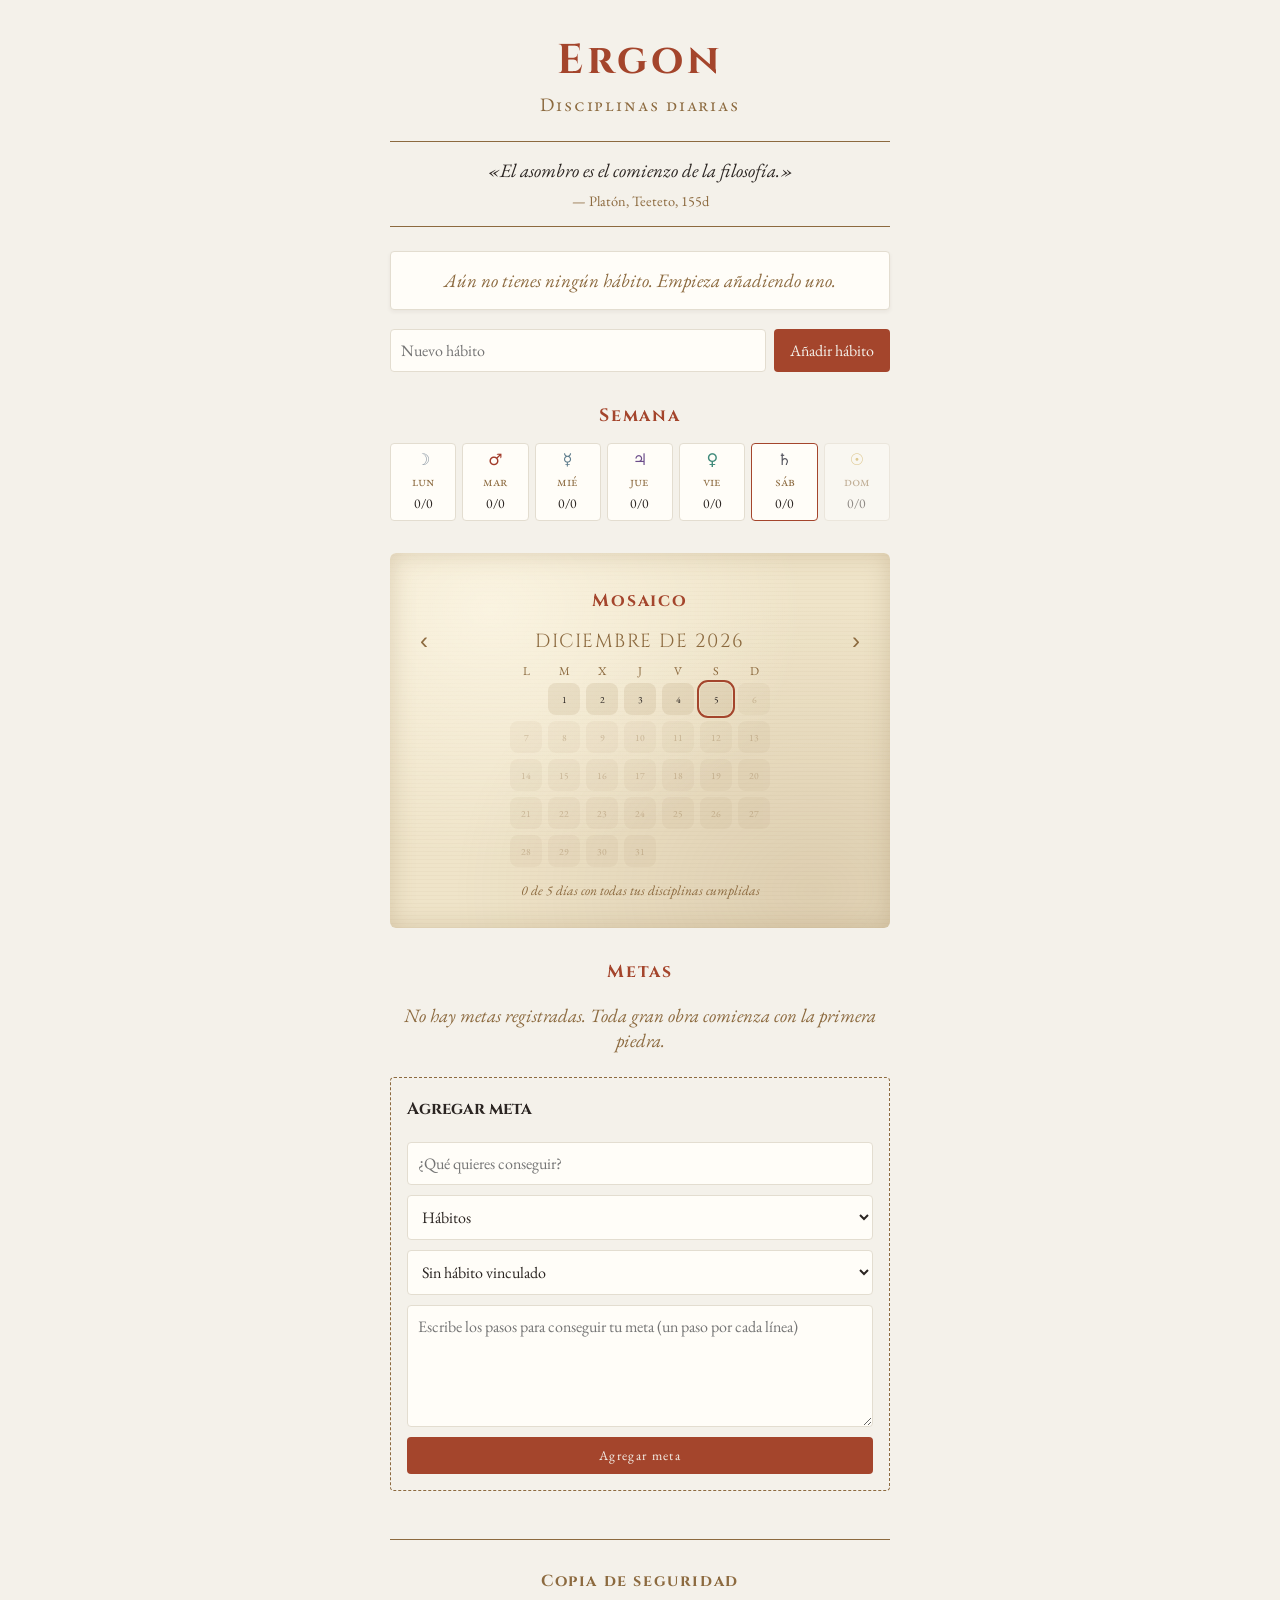
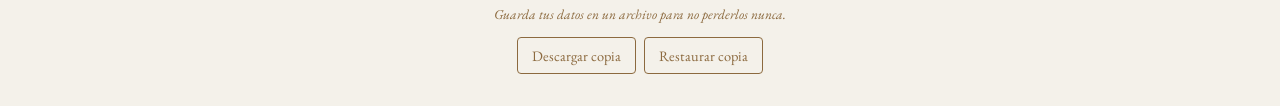
<file: mi-app/index.html>
<!DOCTYPE html>
<html lang="es">
<head>
    <meta charset="UTF-8">
    <meta name="viewport" content="width=device-width, initial-scale=1.0">
    <title>Ergon</title>
    <link rel="preconnect" href="https://fonts.googleapis.com">
    <link rel="preconnect" href="https://fonts.gstatic.com" crossorigin>
    <link href="https://fonts.googleapis.com/css2?family=Cinzel:wght@600&family=EB+Garamond:wght@400;500&display=swap" rel="stylesheet">
    <link rel="stylesheet" href="style.css">
</head>
<body>

    <svg class="simbolos" aria-hidden="true">
        <symbol id="rama" viewBox="0 0 100 100">
            <path d="M44 83A34 34 0 0 1 38 18" fill="none" stroke="currentColor" stroke-width="2"/>
            <path d="M0 0C4-4 4-11 0-15C-4-11-4-4 0 0Z" transform="translate(32 79) rotate(264)"/>
            <path d="M0 0C4-4 4-11 0-15C-4-11-4-4 0 0Z" transform="translate(32 79) rotate(340)"/>
            <path d="M0 0C4-4 4-11 0-15C-4-11-4-4 0 0Z" transform="translate(24 71) rotate(283)"/>
            <path d="M0 0C4-4 4-11 0-15C-4-11-4-4 0 0Z" transform="translate(24 71) rotate(359)"/>
            <path d="M0 0C4-4 4-11 0-15C-4-11-4-4 0 0Z" transform="translate(18 62) rotate(302)"/>
            <path d="M0 0C4-4 4-11 0-15C-4-11-4-4 0 0Z" transform="translate(18 62) rotate(18)"/>
            <path d="M0 0C4-4 4-11 0-15C-4-11-4-4 0 0Z" transform="translate(16 51) rotate(321)"/>
            <path d="M0 0C4-4 4-11 0-15C-4-11-4-4 0 0Z" transform="translate(16 51) rotate(37)"/>
            <path d="M0 0C4-4 4-11 0-15C-4-11-4-4 0 0Z" transform="translate(18 39) rotate(340)"/>
            <path d="M0 0C4-4 4-11 0-15C-4-11-4-4 0 0Z" transform="translate(18 39) rotate(56)"/>
            <path d="M0 0C4-4 4-11 0-15C-4-11-4-4 0 0Z" transform="translate(23 30) rotate(359)"/>
            <path d="M0 0C4-4 4-11 0-15C-4-11-4-4 0 0Z" transform="translate(23 30) rotate(75)"/>
            <path d="M0 0C4-4 4-11 0-15C-4-11-4-4 0 0Z" transform="translate(31 22) rotate(18)"/>
            <path d="M0 0C4-4 4-11 0-15C-4-11-4-4 0 0Z" transform="translate(31 22) rotate(94)"/>
            <path d="M0 0C4-4 4-11 0-15C-4-11-4-4 0 0Z" transform="translate(38 18) rotate(70)"/>
        </symbol>

        <symbol id="laurel" viewBox="0 0 100 100">
            <use href="#rama"/>
            <use href="#rama" transform="translate(100 0) scale(-1 1)"/>
            <path d="M44 86l6-4 6 4-3 9-3-5-3 5z"/>
        </symbol>

        <symbol id="llama" viewBox="0 0 24 32">
            <path d="M12 1C14 7 21 11 21 20a9 9 0 0 1-18 0c0-5 3-7 4-11 2 2 3 4 3 7 2-3 3-8 2-15z"/>
            <path style="fill: var(--oro)" d="M12 15c1 3 5 5 5 9a5 5 0 0 1-10 0c0-3 2-4 3-6 1 1 1 2 1 3 1-2 1-4 1-6z"/>
        </symbol>
    </svg>

    <main class="contenedor"> 
        <header class="cabecera">
            <h1>Ergon</h1>
            <p class="subtitulo">Disciplinas diarias</p>
        </header>

        <blockquote class="cita">
            <p id="cita-texto"></p>
            <span id="cita-autor" class="autor"></span>
        </blockquote>

        <ul id="lista-habitos" class="lista-habitos"></ul>

        <form id="form-habito" class="form-habito">
            <input type="text" id="habito-nombre" placeholder="Nuevo hábito" required>
            <button type="submit">Añadir hábito</button>
        </form>

        <section class="historial">
            <h2>Semana</h2>
            <div id="semana" class="semana"></div>
        </section>

        <section class="mosaico-seccion">
            <h2>Mosaico</h2>
            <div class="mosaico-cabecera">
                <button id="mes-anterior" type="button" aria-label="Mes anterior">‹</button>
                <span id="mosaico-titulo"></span>
                <button id="mes-siguiente" type="button" aria-label="Mes siguiente">›</button>
            </div>
            <div class="mosaico-dias">
                <span>L</span><span>M</span><span>X</span><span>J</span><span>V</span><span>S</span><span>D</span>
            </div>
            <div id="mosaico" class="mosaico"></div>
            <p id="mosaico-resumen" class="mosaico-resumen"></p>
        </section>

        <section class="metas">
            <h2>Metas</h2>
            <div id="lista-metas"></div>
            <form id="form-meta" class="form-meta">
                <h3>Agregar meta</h3>

                <input type="text" id="meta-titulo" placeholder="¿Qué quieres conseguir?" required>

                <select id="meta-area">
                    <option>Hábitos</option>
                    <option>Salud</option>
                    <option>Carrera</option>
                    <option>Finanzas</option>
                    <option>Hobbies</option>
                    <option>Social</option>
                </select>

                <select id="meta-habito">
                    <option value="">Sin hábito vinculado</option>
                </select>

                <textarea id="meta-pasos" placeholder="Escribe los pasos para conseguir tu meta (un paso por cada línea)" required></textarea>

                <button type="submit">Agregar meta</button>
            </form>

            <section id="seccion-cumplidas" class="cumplidas">
                <h2>Laureles</h2>
                <p class="cumplidas-intro">Metas cumplidas</p>
                <div id="lista-cumplidas"></div>
            </section>
        </section>

        <footer class="pie">
            <h2>Copia de seguridad</h2>
            <p class="pie-texto">Guarda tus datos en un archivo para no perderlos nunca.</p>
            <div class="pie-botones">
                <button id="boton-exportar" type="button">Descargar copia</button>
                <label class="boton-importar">
                    Restaurar copia
                    <input type="file" id="archivo-importar" accept=".json" hidden>
                </label>
            </div>
        </footer>
    </main>
    <script src="script.js"></script>
</body>
</html>
</file>
<file: style.css>
/* ==========================================================================
   ERGON — style.css
   Estilo de la antigua Grecia y Roma: mármol, terracota, bronce y oliva.
   Fuentes: Cinzel (títulos) y EB Garamond (texto).
   La pestaña Prometheus es la excepción: un laboratorio futurista, oscuro
   y con las letras del sistema (bloque 21).

   ÍNDICE
    1. Colores
    2. Base de la página
    3. Barra superior
    4. Títulos de sección
    5. Botones
    6. Iconos
    7. Hoy · Cita del día
    8. Hoy · Rituales y recordatorios
    9. Hoy · Aviso de copia
   10. Hoy · Lista de hábitos
   11. Hoy · Llama de Prometeo
   12. Hoy · Semana
   13. Hoy · Constancia
   14. Ventanas (editar hábito, meta y perfil; sueño y entreno; avisos)
   15. Méntor · Conversación y charlas
   16. Mosaico del mes
   17. Metas · Tarjetas
   18. Metas · Laureles (metas cumplidas)
   19. Archivo · Cuenta, recordatorios, consejeros, Salud, perfil y revisiones
   20. Archivo · Copia de seguridad y empezar de cero
   21. Prometheus · El laboratorio
   22. Navegación
   23. Escritorio (pantallas anchas)
   ========================================================================== */

/* ==========================================================================
   1. COLORES
   La paleta de Ergon. Se usa con var(--nombre): si cambias un color aquí,
   cambia en toda la app.
   ========================================================================== */

:root {
  --marmol: #f4f1ea; /* fondo de la página */
  --piedra: #e3ddd0; /* bordes suaves y barras vacías */
  --terracota: #a4452c; /* títulos, botones y lo que está activo */
  --bronce: #8c6a3f; /* textos secundarios y líneas */
  --oliva: #5b6b3a; /* lo cumplido */
  --tinta: #2b2522; /* texto principal */
  --oro: #a8873a; /* días perfectos, laureles y llama */
}

/* ==========================================================================
   2. BASE DE LA PÁGINA
   ========================================================================== */

/* Toda la página: EB Garamond sobre fondo de mármol */
body {
  margin: 0;
  font-family: "EB Garamond", Georgia, serif;
  font-size: 19px;
  background-color: var(--marmol);
  color: var(--tinta);
}

/* Columna central de 500px como máximo. El hueco de abajo (96px) deja sitio
   a la barra de navegación */
.contenedor {
  max-width: 500px;
  margin: 0 auto;
  padding: 20px 16px 96px;
}

/* Guarda los dibujos SVG (rama, laurel y llama) sin que ocupen sitio */
.simbolos {
  position: absolute;
  width: 0;
  height: 0;
}

/* ==========================================================================
   3. BARRA SUPERIOR
   Laurel, nombre de la pantalla, fecha y el puntito de la nube, fija arriba
   en todas las pantallas.
   ========================================================================== */

/* La barra: se queda pegada arriba al bajar (sticky), con fondo de mármol y
   una línea de bronce. El padding de arriba deja sitio a la zona de la hora
   del iPhone (safe-area) */
.barra-superior {
  position: sticky;
  top: 0;
  z-index: 10;
  padding-top: env(safe-area-inset-top);
  background-color: var(--marmol);
  border-bottom: 1px solid var(--bronce);
  box-shadow: 0 4px 12px rgba(43, 37, 34, 0.06);
}

/* Lo de dentro, en fila y con el mismo ancho que el resto de la app */
.barra-dentro {
  max-width: 500px;
  margin: 0 auto;
  padding: 10px 16px;
  display: flex;
  align-items: center;
  gap: 10px;
}

/* El laurel dorado con la «E» terracota */
.emblema {
  width: 30px;
  height: 30px;
  flex: none;
  color: var(--oro);
  fill: var(--oro);
}

.emblema text {
  font-family: "Cinzel", serif;
  font-weight: 600;
  font-size: 40px;
  fill: var(--terracota);
}

/* Nombre de la pantalla que se está viendo */
.barra-superior h1 {
  margin: 0;
  font-family: "Cinzel", serif;
  font-size: 1.25rem;
  letter-spacing: 0.08em;
  color: var(--tinta);
}

/* El puntito de la nube, junto a la fecha: oliva si todo está subido,
   bronce si hay cambios esperando y terracota si algo falla */
.estado-nube {
  flex: none;
  width: 8px;
  height: 8px;
  border-radius: 50%;
  background-color: var(--oliva);
}

.estado-nube.esperando {
  background-color: var(--bronce);
}

.estado-nube.con-error {
  background-color: var(--terracota);
}

.estado-nube[hidden] {
  display: none;
}

/* Fecha de hoy. margin-left: auto la empuja a la derecha; nowrap: siempre
   en una línea */
.fecha-hoy {
  margin-left: auto;
  font-variant: small-caps;
  letter-spacing: 0.06em;
  font-size: 0.95rem;
  white-space: nowrap;
  color: var(--bronce);
}

/* En los móviles más estrechos (un iPhone SE), el nombre de la pantalla,
   algo más pequeño: si no, «Prometheus», la fecha y el puntito de la nube
   no caben en una línea */
@media (max-width: 370px) {
  .barra-superior h1 {
    font-size: 1.05rem;
    letter-spacing: 0.04em;
  }
}

/* ==========================================================================
   4. TÍTULOS DE SECCIÓN
   Semana, Constancia y Laureles comparten el mismo estilo.
   ========================================================================== */

.historial h2,
.constancia h2,
.metas h2 {
  font-family: "Cinzel", serif;
  font-size: 1.1rem;
  color: var(--terracota);
  letter-spacing: 0.1em;
  text-align: center;
  margin-top: 32px;
}

/* ==========================================================================
   5. BOTONES
   Los que se repiten en varias pantallas y ventanas.
   ========================================================================== */

/* Botón principal (Guardar, Crear hábito, Enviar…): terracota */
.boton-principal {
  padding: 10px 16px;
  font-family: inherit;
  font-size: 1rem;
  color: var(--marmol);
  background-color: var(--terracota);
  border: none;
  border-radius: 4px;
  cursor: pointer;
}

.boton-principal:hover {
  opacity: 0.85;
}

/* Botón secundario (Cancelar): solo el marco */
.boton-secundario {
  padding: 10px 16px;
  font-family: inherit;
  font-size: 1rem;
  color: var(--bronce);
  background: none;
  border: 1px solid var(--bronce);
  border-radius: 4px;
  cursor: pointer;
}

.boton-secundario:hover {
  background-color: var(--piedra);
}

/* Botón de eliminar: texto terracota subrayado, sin marco */
.boton-eliminar {
  padding: 10px 0;
  font-family: inherit;
  font-size: 0.95rem;
  color: var(--terracota);
  background: none;
  border: none;
  text-decoration: underline;
  text-underline-offset: 3px;
  cursor: pointer;
}

/* Botones de texto pequeños, sin marco: «Hoy no», «Prefiero no decirlo», la
   × de quitar un paso o un peso… */
.ritual-hoy-no,
.mentor-saltar,
.mentor-quitar,
.perfil-borrar,
.cuenta-apartados,
.charla-reintentar {
  padding: 4px 0;
  font-family: inherit;
  font-size: 0.9rem;
  color: var(--bronce);
  background: none;
  border: none;
  cursor: pointer;
}

.ritual-hoy-no:hover,
.mentor-saltar:hover,
.mentor-quitar:hover,
.perfil-borrar:hover,
.cuenta-apartados:hover,
.charla-reintentar:hover {
  color: var(--terracota);
}

/* «+ Nuevo hábito» y «+ Nueva meta»: todo el ancho y marco discontinuo */
.boton-nuevo {
  display: block;
  width: 100%;
  padding: 14px;
  font-family: "Cinzel", serif;
  font-size: 0.95rem;
  letter-spacing: 0.08em;
  color: var(--terracota);
  background: none;
  border: 1px dashed var(--bronce);
  border-radius: 4px;
  cursor: pointer;
}

.boton-nuevo:hover {
  background-color: rgba(164, 69, 44, 0.06);
}

/* El lápiz para editar hábitos y metas: discreto hasta pasar por encima.
   align-self: stretch lo estira a todo el alto de la ficha (más fácil de
   tocar con el dedo) */
.boton-editar {
  display: flex;
  align-items: center;
  align-self: stretch;
  padding: 0 12px 0 6px;
  color: var(--bronce);
  background: none;
  border: none;
  opacity: 0.6;
  cursor: pointer;
}

.boton-editar svg {
  width: 18px;
  height: 18px;
  fill: none;
  stroke: currentColor;
  stroke-width: 1.6;
  stroke-linecap: round;
  stroke-linejoin: round;
}

.boton-editar:hover {
  opacity: 1;
  color: var(--terracota);
}

/* ==========================================================================
   6. ICONOS
   Los diez iconos clásicos de los hábitos, en bronce, y el selector para
   elegirlos (en la ventana de editar y en Méntor).
   ========================================================================== */

/* Un icono: líneas finas del color del texto (currentColor). Las partes
   rellenas (hojas, ojos del búho…) llevan fill="currentColor" en index.html */
.icono {
  display: inline-flex;
  flex: none;
  color: var(--bronce);
}

.icono svg {
  width: 24px;
  height: 24px;
  fill: none;
  stroke: currentColor;
  stroke-width: 1.4;
  stroke-linecap: round;
  stroke-linejoin: round;
}

/* El selector: cinco columnas, dos filas. Sin el borde del fieldset */
.selector-iconos {
  display: grid;
  grid-template-columns: repeat(5, 1fr);
  gap: 6px;
  min-width: 0;
  margin: 0;
  padding: 0;
  border: none;
}

.selector-iconos legend {
  margin-bottom: 6px;
  font-size: 0.9rem;
  color: var(--bronce);
}

/* Cada opción: el icono con su nombre debajo */
.icono-opcion {
  position: relative;
  display: flex;
  flex-direction: column;
  align-items: center;
  gap: 2px;
  padding: 8px 0 6px;
  font-size: 0.7rem;
  color: var(--bronce);
  background-color: #fffdf8;
  border: 1px solid var(--piedra);
  border-radius: 6px;
  cursor: pointer;
}

.icono-opcion .icono svg {
  width: 26px;
  height: 26px;
}

/* El botón redondo de verdad, invisible: solo se ve la opción */
.icono-opcion input {
  position: absolute;
  opacity: 0;
}

/* La elegida: en terracota */
.icono-opcion:has(input:checked) {
  color: var(--terracota);
  background-color: rgba(164, 69, 44, 0.07);
  border-color: var(--terracota);
}

.icono-opcion:has(input:checked) .icono {
  color: var(--terracota);
}

/* Con el teclado del PC: un contorno en la opción en la que se está */
.icono-opcion:has(input:focus-visible) {
  outline: 2px solid var(--bronce);
  outline-offset: 1px;
}

/* ==========================================================================
   7. HOY · CITA DEL DÍA
   ========================================================================== */

/* La cita, en cursiva y con una línea de bronce debajo (la de arriba ya la
   pone la barra superior) */
.cita {
  margin: 0 0 24px;
  padding: 16px 8px;
  border-bottom: 1px solid var(--bronce);
  text-align: center;
  font-style: italic;
}

.cita p {
  margin: 0;
}

/* Autor y obra, debajo y sin cursiva */
.cita .autor {
  display: block;
  margin-top: 8px;
  font-style: normal;
  font-size: 0.9rem;
  color: var(--bronce);
}

/* ==========================================================================
   8. HOY · RITUALES Y RECORDATORIOS
   La intención de la mañana, el sueño de anoche, el diario de la noche (en
   tinta y oro, como un templo a la luz de las antorchas), la revisión del
   domingo y las líneas que recuerdan la intención, la noche apuntada y el
   propósito de la semana.
   ========================================================================== */

/* Las cajas de los rituales: una cosa debajo de otra. Ocultas si están
   vacías (display: flex ganaría al atributo hidden) */
.rituales {
  display: flex;
  flex-direction: column;
  gap: 10px;
  margin-bottom: 16px;
}

.rituales[hidden] {
  display: none;
}

/* Cada tarjeta: crema con borde dorado */
.ritual {
  display: flex;
  flex-direction: column;
  gap: 8px;
  padding: 14px 16px;
  background-color: #fbf6e9;
  border: 1px solid var(--oro);
  border-radius: 6px;
}

/* «Intención del día», «Diario de la noche»… */
.ritual-titulo {
  margin: 0;
  font-family: "Cinzel", serif;
  font-size: 0.95rem;
  letter-spacing: 0.08em;
  color: var(--terracota);
}

.ritual-texto {
  margin: 0;
  font-size: 0.95rem;
}

/* El campo y su botón, en fila */
.ritual-fila {
  display: flex;
  align-items: center;
  gap: 8px;
}

.ritual-fila input {
  flex: 1;
  min-width: 0;
  padding: 10px 12px;
  font-family: inherit;
  font-size: 1rem;
  color: var(--tinta);
  background-color: #fffdf8;
  border: 1px solid var(--bronce);
  border-radius: 4px;
}

.ritual-fila input:focus {
  outline: none;
  border-color: var(--terracota);
}

.ritual .ritual-hoy-no {
  align-self: flex-start;
}

/* La tarjeta del sueño: «Me acosté» y «Me levanté», en fila y a medias */
.ritual-horas {
  display: flex;
  gap: 10px;
}

/* Cada hora: su nombre encima y el campo debajo. min-width: 0 deja que
   se encoja en las pantallas estrechas */
.ritual-hora {
  flex: 1;
  display: flex;
  flex-direction: column;
  gap: 4px;
  min-width: 0;
}

.ritual-hora-texto {
  margin: 0;
  font-size: 0.85rem;
  color: var(--bronce);
}

.ritual-hora input {
  min-width: 0;
  padding: 8px 10px;
  font-family: inherit;
  font-size: 1rem;
  color: var(--tinta);
  background-color: #fffdf8;
  border: 1px solid var(--bronce);
  border-radius: 4px;
}

.ritual-hora input:focus {
  outline: none;
  border-color: var(--terracota);
}

/* En el iPhone, la hora sale centrada: así va a la izquierda, como el
   resto de campos */
.ritual-hora input::-webkit-date-and-time-value {
  text-align: left;
}

/* Bien, Regular y Mal: tres botones iguales (tres columnas de 1fr) */
.ritual-calidad {
  display: grid;
  grid-template-columns: repeat(3, 1fr);
  gap: 8px;
}

.ritual-calidad-boton {
  padding: 10px 0;
  font-family: inherit;
  font-size: 1rem;
  color: var(--terracota);
  background-color: #fffdf8;
  border: 1px solid var(--terracota);
  border-radius: 4px;
  cursor: pointer;
}

.ritual-calidad-boton:hover {
  color: var(--marmol);
  background-color: var(--terracota);
}

/* «Traer de Salud» (en el iPhone con el atajo): un botón de marco oliva a
   todo el ancho, debajo de las horas */
.ritual-salud {
  display: block;
  padding: 10px 0;
  font-size: 1rem;
  text-align: center;
  text-decoration: none;
  color: var(--oliva);
  background-color: #fffdf8;
  border: 1px solid var(--oliva);
  border-radius: 4px;
}

.ritual-salud:hover {
  color: var(--marmol);
  background-color: var(--oliva);
}

/* Cuando la noche ya ha llegado de Salud: «Cambiar las horas» y «Hoy no»,
   en fila */
.ritual-acciones {
  display: flex;
  gap: 18px;
}

/* El diario de la noche: fondo de tinta, letras de mármol y detalles en oro */
.ritual-noche {
  color: var(--marmol);
  background-color: var(--tinta);
  border-color: var(--oro);
}

.ritual-noche .ritual-titulo {
  color: var(--oro);
}

/* La intención de la mañana (en la tarjeta de la noche), más pequeña */
.ritual-recuerdo {
  margin: 0;
  font-size: 0.85rem;
  opacity: 0.85;
}

/* «Ya lo he escrito», en oro sobre la tinta */
.ritual-noche .boton-principal {
  align-self: flex-start;
  color: var(--tinta);
  background-color: var(--oro);
}

/* Recordatorios de una línea («Intención de hoy: …», «Propósito de la
   semana: …»): cursiva con una raya dorada a la izquierda. La intención es
   un botón: al tocarla se puede cambiar */
.recordatorio {
  display: block;
  /* border-box: el relleno y la raya dorada caben dentro del 100 % (si no,
     la línea se sale por la derecha en el móvil) */
  box-sizing: border-box;
  width: 100%;
  margin: 0;
  padding: 6px 12px;
  font-family: inherit;
  font-size: 0.95rem;
  font-style: italic;
  text-align: left;
  color: var(--tinta);
  background: none;
  border: none;
  border-left: 3px solid var(--oro);
}

button.recordatorio {
  cursor: pointer;
}

/* ==========================================================================
   9. HOY · AVISO DE COPIA
   Sale arriba si hace 7 días o más que no se descarga una copia.
   ========================================================================== */

/* El aviso, en terracota suave, con el texto y el botón en fila */
.aviso-copia {
  display: flex;
  align-items: center;
  gap: 12px;
  margin-bottom: 16px;
  padding: 12px 14px;
  font-size: 0.9rem;
  background-color: #f6e9e4;
  border: 1px solid var(--terracota);
  border-radius: 4px;
}

/* Hace falta porque display: flex ganaría al atributo hidden */
.aviso-copia[hidden] {
  display: none;
}

.aviso-copia p {
  flex: 1;
  margin: 0;
}

/* «Hacer copia ahora» */
.aviso-copia button {
  flex: none;
  padding: 8px 10px;
  font-family: inherit;
  font-size: 0.85rem;
  color: var(--marmol);
  background-color: var(--terracota);
  border: none;
  border-radius: 4px;
  cursor: pointer;
}

/* ==========================================================================
   10. HOY · LISTA DE HÁBITOS
   Encima, la barra del día («‹ Hoy ›»), para corregir los 7 días anteriores.
   Una ficha por hábito. Los de casilla llevan la casilla a la izquierda; los
   de cantidad, el campo a la derecha. El icono va justo antes del nombre y
   el lápiz de editar, al final.
   ========================================================================== */

/* La barra del día, encima de la lista: «‹ Hoy ›», con las flechas a los
   lados y el día en el centro. scroll-margin-top: al llegar a ella desde la
   semana, que no se quede debajo de la barra de arriba */
.dia-habitos {
  display: flex;
  align-items: center;
  gap: 8px;
  margin: 4px 0 12px;
  scroll-margin-top: 90px;
}

.dia-habitos-texto {
  flex: 1;
  margin: 0;
  font-family: "Cinzel", serif;
  font-size: 1rem;
  font-weight: normal;
  letter-spacing: 0.06em;
  text-align: center;
  color: var(--terracota);
}

/* Las flechas: redondas y con borde de piedra. Apagadas (en hoy y en el
   último día que se puede corregir), casi transparentes */
.dia-flecha {
  flex: none;
  width: 40px;
  height: 40px;
  padding: 0 0 4px;
  font-family: inherit;
  font-size: 1.6rem;
  line-height: 1;
  color: var(--bronce);
  background: none;
  border: 1px solid var(--piedra);
  border-radius: 50%;
  cursor: pointer;
}

.dia-flecha:hover:not(:disabled) {
  color: var(--terracota);
  border-color: var(--bronce);
}

.dia-flecha:disabled {
  opacity: 0.3;
  cursor: default;
}

/* Viendo un día pasado: el aviso, en pergamino, con «Volver a hoy» */
.dia-pasado {
  display: flex;
  flex-wrap: wrap;
  align-items: center;
  justify-content: space-between;
  gap: 4px 12px;
  margin-bottom: 12px;
  padding: 8px 12px;
  font-size: 0.9rem;
  font-style: italic;
  color: var(--bronce);
  background-color: #f3ead6;
  border-radius: 4px;
}

/* Hace falta porque display: flex ganaría al atributo hidden */
.dia-pasado[hidden] {
  display: none;
}

.dia-pasado p {
  margin: 0;
}

.dia-pasado button {
  padding: 4px 0;
  font-family: inherit;
  font-size: 0.9rem;
  color: var(--terracota);
  background: none;
  border: none;
  text-decoration: underline;
  cursor: pointer;
}

/* En un día pasado, las fichas sin cumplir van sobre pergamino (así no se
   confunde con hoy) */
.lista-habitos.pasado li:not(.hecho):not(.fallado) {
  background-color: #fbf6e9;
}

/* La lista es una columna flexible: así se puede usar «order» */
.lista-habitos {
  list-style: none;
  padding: 0;
  display: flex;
  flex-direction: column;
}

/* Cada ficha: blanca, con borde de piedra y una sombra suave. flex-wrap:
   la pregunta del entreno (abajo) baja a su propia línea */
.lista-habitos li {
  background-color: #fffdf8;
  margin-bottom: 12px;
  border: 1px solid var(--piedra);
  border-radius: 4px;
  box-shadow: 0px 2px 4px rgba(43, 37, 34, 0.06);
  display: flex;
  flex-wrap: wrap;
  align-items: center;
}

/* Ficha cumplida hoy: en verde oliva */
.lista-habitos li.hecho {
  border-color: var(--oliva);
  background-color: #eef0e4;
}

/* Ficha que hoy descansa: más clara y al final de la lista (order: 1) */
.lista-habitos li.descanso {
  opacity: 0.55;
  order: 1;
}

/* Ficha que hoy ya no tiene remedio (recaída o máximo superado): en terracota */
.lista-habitos li.fallado {
  border-color: var(--terracota);
  background-color: #f6e9e4;
}

/* El icono toma el color de la ficha: oliva si está cumplida, terracota si
   ya no tiene remedio */
.lista-habitos li.hecho .icono {
  color: var(--oliva);
}

.lista-habitos li.fallado .icono {
  color: var(--terracota);
}

/* «¿Apuntas el entreno de hoy?», abajo de la ficha del deporte recién
   marcada: a todo el ancho (flex-basis: 100%), con una raya de puntos
   encima */
.habito-aviso-entreno {
  flex-basis: 100%;
  display: flex;
  flex-wrap: wrap;
  align-items: center;
  gap: 6px 14px;
  padding: 8px 16px 10px;
  border-top: 1px dashed var(--oliva);
}

.habito-aviso-texto {
  margin: 0;
  flex: 1;
  font-size: 0.9rem;
  font-style: italic;
  color: var(--oliva);
}

.habito-aviso-si {
  padding: 6px 12px;
  font-family: inherit;
  font-size: 0.9rem;
  color: var(--marmol);
  background-color: var(--oliva);
  border: none;
  border-radius: 4px;
  cursor: pointer;
}

/* Ficha recién creada por Méntor: un brillo dorado que se apaga */
.lista-habitos li.recien-creado {
  animation: brillar 1.6s ease-out;
}

@keyframes brillar {
  from {
    box-shadow: 0 0 0 3px var(--oro);
  }
  to {
    box-shadow: 0 0 0 3px rgba(168, 135, 58, 0);
  }
}

/* Contenido de la ficha en fila. flex: 1 hace que ocupe todo menos los
   botones de la derecha; min-width: 0 le deja estrecharse para que quepan */
.lista-habitos label {
  display: flex;
  align-items: center;
  gap: 10px;
  padding: 16px 12px 16px 16px;
  cursor: pointer;
  flex: 1;
  min-width: 0;
}

/* Casilla de los hábitos que se marcan como hechos. flex: none: que no
   encoja cuando la ficha va justa de sitio */
.lista-habitos input[type="checkbox"] {
  flex: none;
  width: 22px;
  height: 22px;
  accent-color: var(--oliva);
}

/* Texto pequeño bajo el nombre: días, objetivo y «hoy toca descanso» */
.habito-detalles {
  display: block;
  font-size: 0.75rem;
  letter-spacing: 0.05em;
  color: var(--bronce);
}

/* «N días de racha». margin-left: auto la empuja a la derecha */
.racha {
  margin-left: auto;
  font-size: 0.85rem;
  font-variant: small-caps;
  text-align: right;
  color: var(--bronce);
  white-space: nowrap;
}

/* En los de templanza, con el botón «Recaída» al lado, va justa de sitio:
   ahí la racha puede pasar a dos líneas */
.lista-habitos li:has(.habito-recaida) .racha {
  white-space: normal;
}

/* Campo de los hábitos por cantidad: sin cuadro, solo una línea baja.
   font-size de 1rem (16px) para que el iPhone no haga zoom al tocarlo */
.habito-campo {
  width: 64px;
  padding: 4px 0;
  font-family: inherit;
  font-size: 1rem;
  text-align: center;
  color: var(--tinta);
  background-color: transparent;
  border: none;
  border-bottom: 1px solid var(--bronce);
  border-radius: 0;
}

/* El objetivo, en gris, mientras el campo está vacío */
.habito-campo::placeholder {
  color: rgba(43, 37, 34, 0.35);
}

/* Al escribir, la línea se vuelve terracota */
.habito-campo:focus {
  outline: none;
  border-bottom-color: var(--terracota);
}

/* Quita las flechitas de subir y bajar que Chrome pone en el PC */
.habito-campo::-webkit-inner-spin-button {
  -webkit-appearance: none;
  margin: 0;
}

/* Botón «Recaída» (o «Deshacer») de los hábitos de templanza */
.habito-recaida {
  padding: 6px 10px;
  font-family: inherit;
  font-size: 0.85rem;
  color: var(--terracota);
  background: none;
  border: 1px solid var(--terracota);
  border-radius: 4px;
  cursor: pointer;
}

/* Mensaje cuando aún no hay ningún hábito */
.sin-habitos {
  justify-content: center;
  padding: 16px;
  font-style: italic;
  color: var(--bronce);
}

/* En móviles estrechos (como el iPhone SE), menos relleno, la racha puede ir
   en dos líneas y el campo de cantidad es algo más corto: así caben el
   icono, el nombre, la racha y el lápiz */
@media (max-width: 380px) {
  .lista-habitos label {
    padding: 14px 8px 14px 12px;
  }

  .racha {
    white-space: normal;
  }

  .habito-campo {
    width: 56px;
  }
}

/* ==========================================================================
   11. HOY · LLAMA DE PROMETEO
   Aparece en la racha a partir de 7 días seguidos; a partir de 30, más grande
   y con brillo dorado.
   ========================================================================== */

.llama {
  display: inline-block;
  vertical-align: middle;
  margin-right: 4px;
}

/* La llama se mueve con la animación «arder» */
.llama svg {
  display: block;
  width: 14px;
  height: 19px;
  fill: var(--terracota);
  transform-origin: bottom center;
  animation: arder 1.4s ease-in-out infinite alternate;
}

.llama-grande svg {
  width: 18px;
  height: 24px;
  filter: drop-shadow(0 0 3px rgba(168, 135, 58, 0.7));
}

/* El movimiento: se estira, se encoge y se inclina un poco */
@keyframes arder {
  0% {
    transform: scale(1, 1) rotate(-2deg);
  }
  50% {
    transform: scale(0.95, 1.08) rotate(2deg);
  }
  100% {
    transform: scale(1.03, 0.96) rotate(-1deg);
  }
}

/* Si el móvil tiene activado «reducir movimiento», la llama se queda quieta
   (y tampoco brilla la ficha nueva) */
@media (prefers-reduced-motion: reduce) {
  .llama svg,
  .lista-habitos li.recien-creado,
  .meta.recien-creada {
    animation: none;
  }
}

/* ==========================================================================
   12. HOY · SEMANA
   Los siete días de esta semana, con el símbolo de su dios.
   ========================================================================== */

/* Siete columnas iguales */
.semana {
  display: grid;
  grid-template-columns: repeat(7, 1fr);
  gap: 6px;
}

/* Cada día: símbolo, nombre y cumplidos, uno debajo de otro */
.dia {
  display: flex;
  flex-direction: column;
  align-items: center;
  gap: 4px;
  padding: 8px 0;
  background-color: #fffdf8;
  border: 1px solid var(--piedra);
  border-radius: 4px;
  font-size: 0.85rem;
}

/* Símbolo del dios (☽ ♂ ☿ ♃ ♀ ♄ ☉). Su color se pone desde script.js */
.simbolo-dia {
  font-family: "Segoe UI Symbol", "Noto Sans Symbols", "DejaVu Sans", serif;
  font-size: 1rem;
  line-height: 1;
  color: var(--oro);
}

.nombre-dia {
  font-variant: small-caps;
  color: var(--bronce);
}

/* Día con todo cumplido: verde.
   Va antes que .dia.hoy para que hoy mantenga su borde terracota */
.dia.cumplido {
  background-color: #eef0e4;
  border-color: var(--oliva);
}

.dia.hoy {
  border-color: var(--terracota);
}

.dia.futuro {
  opacity: 0.5;
}

/* Los días que se pueden tocar para corregirlos en la lista (hasta 7 atrás) */
.dia.corregible {
  cursor: pointer;
}

.dia.corregible:hover {
  border-color: var(--bronce);
}

/* El día que se está corrigiendo: borde de bronce más grueso */
.dia.viendo {
  border-color: var(--bronce);
  box-shadow: inset 0 0 0 1px var(--bronce);
}

/* ==========================================================================
   13. HOY · CONSTANCIA
   Una fila por hábito: icono, nombre, «26 de 30 días» y una barra.
   ========================================================================== */

/* «Últimos 30 días», debajo del título */
.constancia-intro {
  margin-top: -8px;
  text-align: center;
  font-size: 0.9rem;
  font-style: italic;
  color: var(--bronce);
}

.lista-constancia {
  margin: 0;
  padding: 0;
  list-style: none;
}

/* Cada fila es una rejilla: el icono ocupa las dos filas; arriba, el nombre
   y la cifra; abajo, la barra */
.lista-constancia li {
  display: grid;
  grid-template-columns: 24px 1fr auto;
  align-items: center;
  column-gap: 10px;
  row-gap: 6px;
  padding: 10px 0;
  border-bottom: 1px solid var(--piedra);
}

.lista-constancia .icono {
  grid-row: span 2;
}

/* El nombre, en una línea (si no cabe, acaba en «…») */
.constancia-nombre {
  overflow: hidden;
  font-size: 0.95rem;
  white-space: nowrap;
  text-overflow: ellipsis;
}

/* «26 de 30 días» */
.constancia-cifra {
  font-size: 0.85rem;
  font-variant: small-caps;
  white-space: nowrap;
  color: var(--bronce);
}

/* La barra (la misma de las metas), más fina y de lado a lado */
.lista-constancia .barra {
  grid-column: 2 / 4;
  height: 6px;
}

/* ==========================================================================
   14. VENTANAS (EDITAR HÁBITO, META Y PERFIL; SUEÑO Y ENTRENO; AVISOS)
   Las ventanas <dialog> que se abren encima de la pantalla: editar un
   hábito, editar una meta, el perfil, el sueño, el entreno (con sus
   ejercicios y series) y los avisos de Ergon (en lugar de alert y
   confirm). Los círculos de los días también se usan en Méntor.
   ========================================================================== */

/* La ventana: mármol con marco de bronce, centrada encima de todo. Si no
   cabe en la pantalla, se puede bajar dentro de ella (max-height) */
.ventana {
  width: calc(100% - 32px);
  max-width: 460px;
  max-height: calc(100dvh - 48px);
  padding: 0;
  color: var(--tinta);
  background-color: var(--marmol);
  border: 1px solid var(--bronce);
  border-radius: 6px;
  box-shadow: 0 12px 40px rgba(43, 37, 34, 0.3);
}

/* El fondo oscuro que queda detrás de la ventana */
.ventana::backdrop {
  background-color: rgba(43, 37, 34, 0.45);
}

/* Título de la ventana: «Editar hábito», «Nueva meta»… Al abrir la ventana
   recibe el foco (autofocus): outline: none quita el contorno que saldría */
.ventana h2 {
  margin: 0 0 4px;
  font-family: "Cinzel", serif;
  font-size: 1.1rem;
  letter-spacing: 0.08em;
  text-align: center;
  color: var(--terracota);
  outline: none;
}

/* Los dos formularios: una pieza debajo de otra */
.form-habito,
.form-meta {
  display: flex;
  flex-direction: column;
  gap: 10px;
  padding: 20px;
}

/* Nombre de un campo («Nombre», «Cuándo toca»), pegado a su campo */
.etiqueta-campo {
  margin-bottom: -4px;
  font-size: 0.9rem;
  color: var(--bronce);
}

/* Nota pequeña en cursiva («Los cambios cuentan desde hoy…») */
.ventana-nota {
  margin: 0;
  font-size: 0.8rem;
  font-style: italic;
  color: var(--bronce);
}

/* Lo que falta («Elige al menos un día.»), en terracota. Vacío, no se ve */
.ventana-error {
  margin: 0;
  font-size: 0.85rem;
  color: var(--terracota);
}

.ventana-error:empty {
  display: none;
}

/* La ventana de aviso: más estrecha, con una raya dorada arriba */
.ventana-aviso {
  max-width: 380px;
  border-top: 3px solid var(--oro);
}

.form-aviso {
  display: flex;
  flex-direction: column;
  gap: 18px;
  padding: 20px;
}

/* El mensaje del aviso (recibe el foco al abrirse: sin contorno) */
#aviso-texto {
  margin: 0;
  font-size: 1.05rem;
  line-height: 1.4;
  outline: none;
}

.ventana-aviso .ventana-botones {
  justify-content: flex-end;
}

/* Botones de abajo: «Eliminar» a la izquierda; «Cancelar» y «Guardar», a la
   derecha (margin-left: auto empuja «Cancelar» y lo que va detrás) */
.ventana-botones {
  display: flex;
  align-items: center;
  gap: 8px;
  margin-top: 6px;
}

.ventana-botones .boton-secundario {
  margin-left: auto;
}

/* Campos de las ventanas: nombre, desplegables, objetivo, unidad, fecha,
   hora y la nota del entreno */
.form-habito input[type="text"],
.form-habito input[type="number"],
.form-habito select,
.form-habito input[type="date"],
.form-habito input[type="time"],
.form-habito textarea {
  padding: 10px;
  font-family: inherit;
  font-size: 1rem;
  color: var(--tinta);
  background-color: #fffdf8;
  border: 1px solid var(--piedra);
  border-radius: 4px;
}

.form-habito input[type="text"]:focus,
.form-habito input[type="number"]:focus,
.form-habito select:focus,
.form-habito input[type="date"]:focus,
.form-habito input[type="time"]:focus,
.form-habito textarea:focus {
  outline: none;
  border-color: var(--bronce);
}

/* El desplegable de frecuencia, apagado en los de «unas veces por semana» */
.form-habito select:disabled {
  opacity: 0.6;
}

/* Caja de los días (L M X J V S D): sin el borde que trae el fieldset */
.habito-dias {
  display: flex;
  justify-content: space-between;
  margin: 0;
  padding: 0;
  border: none;
}

/* Las cajas de días, veces por semana, cantidad y templanza, ocultas hasta
   elegir su opción. Hace falta porque display: flex ganaría al atributo hidden */
.habito-dias[hidden],
.habito-semanal[hidden],
.habito-cantidad[hidden],
.habito-templanza[hidden] {
  display: none;
}

/* «¿Qué días?», «¿Cuántas veces por semana?», «Objetivo de cada día»… */
.habito-dias legend,
.habito-semanal legend,
.habito-cantidad legend,
.habito-templanza legend {
  margin-bottom: 6px;
  font-size: 0.9rem;
  color: var(--bronce);
}

/* Cada día es un círculo con su letra */
.habito-dias label {
  position: relative;
  width: 40px;
  height: 40px;
  display: flex;
  align-items: center;
  justify-content: center;
  font-family: "Cinzel", serif;
  font-size: 0.9rem;
  color: var(--bronce);
  background-color: #fffdf8;
  border: 1px solid var(--piedra);
  border-radius: 50%;
  cursor: pointer;
}

/* Día elegido: círculo oliva */
.habito-dias label:has(input:checked) {
  color: var(--marmol);
  background-color: var(--oliva);
  border-color: var(--oliva);
}

/* La casilla de verdad, invisible: solo se ve el círculo */
.habito-dias input {
  position: absolute;
  opacity: 0;
}

/* Caja de la cantidad: objetivo y unidad en fila.
   min-width: 0 evita que el fieldset se salga de la pantalla */
.habito-cantidad {
  display: flex;
  gap: 8px;
  min-width: 0;
  margin: 0;
  padding: 0;
  border: none;
}

.habito-cantidad input {
  flex: 1;
  min-width: 0;
}

/* Cajas de veces por semana y de templanza: su campo ocupa todo el ancho */
.habito-semanal,
.habito-templanza {
  display: flex;
  flex-direction: column;
  min-width: 0;
  margin: 0;
  padding: 0;
  border: none;
}

/* Comodín: la casilla y su explicación en fila */
.habito-comodin {
  display: flex;
  align-items: flex-start;
  gap: 10px;
  font-size: 0.95rem;
  cursor: pointer;
}

.habito-comodin[hidden] {
  display: none;
}

.habito-comodin input {
  flex: none;
  width: 20px;
  height: 20px;
  margin: 2px 0 0;
  accent-color: var(--oliva);
}

/* Campos de la meta: título, área, hábito y pasos */
.form-meta input,
.form-meta select,
.form-meta textarea {
  padding: 10px;
  font-family: inherit;
  font-size: 1rem;
  color: var(--tinta);
  background-color: #fffdf8;
  border: 1px solid var(--piedra);
  border-radius: 4px;
}

/* La caja de los pasos: más alta, y solo se estira hacia abajo */
.form-meta textarea {
  min-height: 100px;
  resize: vertical;
}

.form-meta input:focus,
.form-meta select:focus,
.form-meta textarea:focus {
  outline: none;
  border-color: var(--bronce);
}

/* ---------- Sueño y entreno ---------- */

/* La nota del entreno: dos líneas, y solo se estira hacia abajo */
.form-habito textarea {
  min-height: 64px;
  resize: vertical;
}

/* En el iPhone, la fecha y la hora salen centradas: así van a la
   izquierda, como el resto de campos */
.form-sueno input::-webkit-date-and-time-value,
.form-entreno input::-webkit-date-and-time-value {
  text-align: left;
}

/* Dos campos en fila, cada uno con su nombre encima: las horas del sueño,
   el día y el tipo del entreno… align-items: end: si un nombre ocupa dos
   líneas, los campos siguen a la misma altura */
.sueno-horas,
.entreno-fila {
  display: grid;
  grid-template-columns: 1fr 1fr;
  align-items: end;
  gap: 10px;
}

/* Los minutos necesitan poco sitio; la intensidad, más (su texto es más
   largo): un tercio y dos tercios */
.entreno-fila.entreno-esfuerzo {
  grid-template-columns: 1fr 2fr;
}

.sueno-horas label,
.entreno-fila label {
  display: flex;
  flex-direction: column;
  gap: 10px;
  min-width: 0;
}

.sueno-horas input,
.entreno-fila input,
.entreno-fila select {
  min-width: 0;
}

/* La barra de la intensidad, del color de Ergon y tan alta como los otros
   campos (así queda alineada con los minutos) */
.form-entreno input[type="range"] {
  height: 42px;
  margin: 0;
  accent-color: var(--terracota);
}

/* Cómo dormí: tres píldoras (Bien, Regular, Mal) como los círculos de los
   días. La de verdad es un radio invisible: solo se ve la píldora, oliva
   si está elegida */
.opciones-calidad {
  display: grid;
  grid-template-columns: repeat(3, 1fr);
  gap: 8px;
  min-width: 0;
  margin: 0;
  padding: 0;
  border: none;
}

.opciones-calidad legend {
  margin-bottom: 6px;
  padding: 0;
  font-size: 0.9rem;
  color: var(--bronce);
}

.opciones-calidad label {
  position: relative;
  padding: 10px 0;
  text-align: center;
  color: var(--bronce);
  background-color: #fffdf8;
  border: 1px solid var(--piedra);
  border-radius: 999px;
  cursor: pointer;
}

.opciones-calidad label:has(input:checked) {
  color: var(--marmol);
  background-color: var(--oliva);
  border-color: var(--oliva);
}

/* Con el teclado, la píldora que tiene el foco lleva un contorno */
.opciones-calidad label:has(input:focus-visible) {
  outline: 2px solid var(--bronce);
  outline-offset: 2px;
}

.opciones-calidad input {
  position: absolute;
  opacity: 0;
}

/* Los ejercicios: uno debajo de otro y, al final, sus botones. Hace falta
   [hidden] porque display: flex ganaría al atributo (se esconden en los
   entrenos que no son de gimnasio) */
.entreno-ejercicios,
#entreno-ejercicios {
  display: flex;
  flex-direction: column;
  gap: 10px;
}

.entreno-ejercicios[hidden] {
  display: none;
}

/* «Ejercicios» es un párrafo: sin el margen de arriba que trae */
.entreno-ejercicios .etiqueta-campo {
  margin-top: 0;
}

/* Cada ejercicio, en su caja de pergamino (es un fieldset: sin su borde
   de serie, con uno suave) */
.ejercicio {
  display: flex;
  flex-direction: column;
  gap: 8px;
  min-width: 0;
  margin: 0;
  padding: 10px 12px;
  background-color: #fbf6e9;
  border: 1px solid var(--piedra);
  border-radius: 6px;
}

/* Arriba, el nombre y la × para quitarlo */
.ejercicio-cabecera {
  display: flex;
  align-items: center;
  gap: 6px;
}

.ejercicio-nombre {
  flex: 1;
  min-width: 0;
}

/* Las × de quitar un ejercicio o una serie: discretas hasta pasar por
   encima */
.ejercicio-quitar,
.serie-quitar {
  padding: 4px 8px;
  font-family: inherit;
  font-size: 1.2rem;
  line-height: 1;
  color: var(--bronce);
  background: none;
  border: none;
  cursor: pointer;
}

.ejercicio-quitar:hover,
.serie-quitar:hover {
  color: var(--terracota);
}

/* Las series: una lista numerada, pero el número lo pone la app (sin el
   de la lista) */
.series {
  display: flex;
  flex-direction: column;
  gap: 6px;
  margin: 0;
  padding: 0;
  list-style: none;
}

/* Cada serie, en una rejilla: número, repeticiones, ×, kilos, kg y la ×
   de quitar. Los dos campos se reparten el sitio que queda (1fr) */
.serie {
  display: grid;
  grid-template-columns: 18px 1fr auto 1fr auto auto;
  align-items: center;
  gap: 6px;
}

.serie p {
  margin: 0;
}

.serie-numero {
  font-family: "Cinzel", serif;
  font-size: 0.8rem;
  text-align: center;
  color: var(--bronce);
}

.serie-por,
.serie-unidad {
  font-size: 0.9rem;
  color: var(--bronce);
}

/* Los campos de la serie, más bajos y con el número centrado */
.form-habito .serie input {
  min-width: 0;
  padding: 8px 6px;
  text-align: center;
}

/* «+ Serie»: botón de texto, a la izquierda */
.serie-nueva {
  align-self: flex-start;
  padding: 4px 0;
  font-family: inherit;
  font-size: 0.9rem;
  color: var(--terracota);
  background: none;
  border: none;
  cursor: pointer;
}

/* «+ Ejercicio» y «Copiar el último entreno», en fila y algo más pequeños */
.entreno-ejercicios-botones {
  display: flex;
  flex-wrap: wrap;
  gap: 8px;
}

.entreno-ejercicios-botones .boton-secundario {
  padding: 8px 12px;
  font-size: 0.9rem;
}

/* ==========================================================================
   15. MÉNTOR · CONVERSACIÓN Y CHARLA
   Burbujas como en un chat: Méntor a la izquierda, mis respuestas a la
   derecha y, debajo de la última pregunta, la forma de responder. Al
   final, las charlas (la de la pestaña Méntor y la de Prometheus, que
   usan las mismas burbujas; la de Prometheus se oscurece en el bloque
   21).
   ========================================================================== */

/* La conversación: una columna de burbujas */
.conversacion {
  display: flex;
  flex-direction: column;
  gap: 10px;
  padding-bottom: 24px;
}

/* Cada burbuja: aparece subiendo un poco (animación «aparecer») */
.burbuja {
  max-width: 82%;
  margin: 0;
  padding: 10px 14px;
  font-family: inherit;
  font-size: 1rem;
  line-height: 1.35;
  border-radius: 16px;
  animation: aparecer 0.2s ease-out;
}

@keyframes aparecer {
  from {
    opacity: 0;
    transform: translateY(6px);
  }
  to {
    opacity: 1;
    transform: none;
  }
}

/* Méntor (y Prometheus, en su charla): a la izquierda, en mármol blanco.
   margin-left deja sitio a su cara */
.burbuja-mentor,
.burbuja-prometheus {
  position: relative;
  align-self: flex-start;
  margin-left: 42px;
  background-color: #fffdf8;
  border: 1px solid var(--piedra);
  border-bottom-left-radius: 4px;
}

/* La cara de Méntor (el busto de bronce), abajo a la izquierda de su
   burbuja. border-radius y overflow recortan el dibujo en un círculo; la
   sombra hace un fino aro dorado */
.mentor-cara {
  position: absolute;
  left: -42px;
  bottom: 0;
  width: 34px;
  height: 34px;
  border-radius: 50%;
  overflow: hidden;
  box-shadow: 0 0 0 1px var(--oro);
}

/* Si Méntor dice dos cosas seguidas, su cara solo sale en la última */
.burbuja-mentor:has(+ .burbuja-mentor) .mentor-cara {
  visibility: hidden;
}

/* Mis respuestas: a la derecha, en terracota. Son botones: al tocarlas se
   pueden cambiar */
.burbuja-mia {
  align-self: flex-end;
  display: inline-flex;
  align-items: center;
  gap: 8px;
  text-align: left;
  color: var(--marmol);
  background-color: var(--terracota);
  border: none;
  border-bottom-right-radius: 4px;
  cursor: pointer;
}

.burbuja-mia:hover {
  opacity: 0.9;
}

.burbuja-mia .icono {
  color: var(--marmol);
}

/* «Méntor está escribiendo…»: tres puntos que suben y bajan */
.escribiendo {
  display: flex;
  gap: 4px;
  padding: 15px 16px;
}

.escribiendo span {
  width: 6px;
  height: 6px;
  border-radius: 50%;
  background-color: var(--bronce);
  animation: punto 0.5s ease-in-out infinite alternate;
}

.escribiendo span:nth-child(2) {
  animation-delay: 0.15s;
}

.escribiendo span:nth-child(3) {
  animation-delay: 0.3s;
}

@keyframes punto {
  from {
    opacity: 0.3;
    transform: translateY(0);
  }
  to {
    opacity: 1;
    transform: translateY(-3px);
  }
}

/* Mi zona para responder: a la derecha, como mis burbujas */
.mentor-respuesta {
  display: flex;
  flex-direction: column;
  align-items: flex-end;
  gap: 10px;
  margin-top: 4px;
}

/* Días, iconos y resumen ocupan todo el ancho */
.mentor-respuesta .habito-dias,
.mentor-respuesta .selector-iconos,
.mentor-resumen {
  width: 100%;
}

/* Botones de las opciones: píldoras con borde terracota. La que ya estaba
   elegida (al cambiar una respuesta), rellena */
.mentor-opciones {
  display: flex;
  flex-wrap: wrap;
  justify-content: flex-end;
  gap: 8px;
}

.mentor-opciones button {
  padding: 9px 14px;
  font-family: inherit;
  font-size: 1rem;
  color: var(--terracota);
  background-color: #fffdf8;
  border: 1px solid var(--terracota);
  border-radius: 18px;
  cursor: pointer;
}

.mentor-opciones button:hover,
.mentor-opciones button.elegida {
  color: var(--marmol);
  background-color: var(--terracota);
}

/* La burbuja para escribir: el campo y «Enviar» en fila. font-size de
   1rem (16px) para que el iPhone no haga zoom al tocarla */
.mentor-escribir {
  display: flex;
  align-items: center;
  gap: 8px;
  width: 100%;
}

.mentor-escribir input,
.mentor-escribir textarea {
  flex: 1;
  min-width: 0;
  padding: 10px 14px;
  font-family: inherit;
  font-size: 1rem;
  color: var(--tinta);
  background-color: #fffdf8;
  border: 1px solid var(--bronce);
  border-radius: 18px;
}

/* El párrafo (revisión semanal): un cuadro de varias líneas, con las
   esquinas menos redondas, que solo se estira hacia abajo. El botón,
   abajo a la derecha */
.mentor-escribir textarea {
  border-radius: 12px;
  resize: vertical;
}

.mentor-parrafo {
  align-items: flex-end;
}

.mentor-escribir textarea:focus,
.mentor-escribir input:focus {
  outline: none;
  border-color: var(--terracota);
}

.mentor-escribir .boton-principal {
  border-radius: 18px;
}

/* La unidad detrás del número: «10000 pasos» */
.mentor-unidad {
  font-size: 0.95rem;
  color: var(--bronce);
}

/* El fallo («Necesito un número mayor que 0.»). Vacío, no ocupa sitio */
.mentor-error {
  margin: 0;
  font-size: 0.85rem;
  color: var(--terracota);
}

.mentor-error:empty {
  display: none;
}

/* «‹ Atrás» y «Salir»: texto pequeño en bronce */
.mentor-acciones {
  display: flex;
  gap: 18px;
}

.mentor-acciones button {
  padding: 4px 0;
  font-family: inherit;
  font-size: 0.9rem;
  color: var(--bronce);
  background: none;
  border: none;
  cursor: pointer;
}

.mentor-acciones button:hover {
  color: var(--terracota);
}

/* El resumen final: una tarjeta con doble marco dorado, como los laureles.
   box-sizing: border-box hace que el relleno y el borde quepan dentro de su
   width: 100% (si no, se saldría por la izquierda) */
.mentor-resumen {
  box-sizing: border-box;
  padding: 14px 16px;
  background-color: #fffdf8;
  border: 1px solid var(--oro);
  border-radius: 6px;
  box-shadow:
    inset 0 0 0 3px #fffdf8,
    inset 0 0 0 4px var(--oro);
}

.mentor-resumen p {
  margin: 4px 0 0;
  font-size: 0.95rem;
  color: var(--bronce);
}

/* El nombre del hábito, con su icono, arriba */
.mentor-resumen .mentor-resumen-nombre {
  display: flex;
  align-items: center;
  gap: 10px;
  margin: 0 0 6px;
  font-family: "Cinzel", serif;
  font-size: 1.05rem;
  color: var(--tinta);
}

/* Los botones del resumen («Crear hábito», «Empezar sin hábitos»…), de
   lado a lado. ~ elige a los hermanos que van después de la tarjeta */
.mentor-resumen ~ .boton-principal,
.mentor-resumen ~ .boton-secundario {
  align-self: stretch;
}

/* Las líneas del resumen y mis burbujas respetan los saltos de línea (los
   pasos de una meta van uno por línea) */
.mentor-resumen p,
.burbuja-mia {
  white-space: pre-line;
}

/* La lista que se va llenando (los pasos de una meta), numerada, con la ×
   de quitar al final de cada paso */
.mentor-lista {
  align-self: stretch;
  margin: 0;
  padding: 8px 12px 8px 34px;
  background-color: #fffdf8;
  border: 1px solid var(--piedra);
  border-radius: 6px;
}

.mentor-lista li {
  padding: 3px 0;
}

.mentor-quitar {
  margin-left: 8px;
  padding: 0 4px;
  font-size: 1.1rem;
  line-height: 1;
}

/* «Añadir» (el botón de la lista), redondo como el campo */
.mentor-escribir .boton-secundario {
  border-radius: 18px;
}

/* ---------- Las charlas (Méntor y Prometheus) ---------- */

/* Arriba: «‹ Conversaciones» a la izquierda y «+ Nueva» a la derecha */
.charla-barra {
  display: flex;
  justify-content: space-between;
  margin-bottom: 12px;
}

.charla-barra[hidden] {
  display: none;
}

.charla-barra button {
  padding: 6px 0;
  font-family: inherit;
  font-size: 0.95rem;
  color: var(--bronce);
  background: none;
  border: none;
  cursor: pointer;
}

.charla-barra button:hover {
  color: var(--terracota);
}

/* El día en que empezó la conversación, centrado y pequeño */
.charla-fecha {
  align-self: center;
  margin: 0;
  font-size: 0.85rem;
  font-variant: small-caps;
  letter-spacing: 0.06em;
  color: var(--bronce);
}

/* Las respuestas de Méntor pueden tener varios párrafos (pre-line respeta
   los saltos de línea). Mis mensajes no son botones: no se pueden tocar */
/* Hace falta porque display: flex (de .conversacion) ganaría al atributo
   hidden (al ver la lista de conversaciones) */
.charla[hidden] {
  display: none;
}

.charla .burbuja {
  white-space: pre-line;
}

.charla .burbuja-mia {
  cursor: auto;
}

.charla .burbuja-mia:hover {
  opacity: 1;
}

/* La charla se vuelve a dibujar entera al llegar algo nuevo: solo la
   última burbuja aparece con su animación */
.charla .burbuja:not(:last-child) {
  animation: none;
}

/* Un fallo («Sin conexión…») con «Reintentar», debajo, a la izquierda */
.charla-fallo {
  display: flex;
  flex-direction: column;
  align-items: flex-start;
  gap: 2px;
  margin-left: 42px;
}

.charla-fallo-texto {
  margin: 0;
  font-size: 0.9rem;
  font-style: italic;
  color: var(--terracota);
}

/* El campo para escribir: crece hacia arriba con el texto (lo hace
   script.js) y el botón se queda abajo */
.charla-escribir {
  align-items: flex-end;
  margin-top: 6px;
}

.charla-escribir[hidden] {
  display: none;
}

.charla-escribir textarea {
  box-sizing: border-box;
  max-height: 160px;
  line-height: 1.35;
  resize: none;
}

.charla-escribir .boton-principal:disabled {
  opacity: 0.5;
  cursor: default;
}

/* En los móviles más estrechos, el campo y «Enviar», con menos relleno: así
   cabe «Escribe a Prometheus…» en una línea */
@media (max-width: 370px) {
  .charla-escribir textarea {
    padding-left: 10px;
    padding-right: 10px;
  }

  .charla-escribir .boton-principal {
    padding-left: 12px;
    padding-right: 12px;
  }
}

/* ---------- Las caras de la pestaña Méntor (lección 48) ---------- */

/* Arriba de la pestaña: Méntor y los especialistas, en fila, cada uno con
   su medallón y su nombre (en el móvil no caben los seis nombres: solo los
   medallones; quién es el elegido lo dice la línea de debajo). Sin cuenta,
   no se ve (hace falta la regla de [hidden]) */
.charla-caras {
  margin-bottom: 16px;
}

.charla-caras[hidden] {
  display: none;
}

.charla-caras-fila {
  display: flex;
  justify-content: space-between;
  gap: 4px;
}

/* Cada cara: un botón con el medallón y el nombre en Cinzel. Las que no
   están elegidas, apagadas */
.charla-cara {
  position: relative;
  display: flex;
  flex: 1;
  flex-direction: column;
  align-items: center;
  gap: 6px;
  padding: 4px 0;
  font-family: "Cinzel", serif;
  font-size: 0.72rem;
  letter-spacing: 0.04em;
  color: var(--bronce);
  background: none;
  border: none;
  cursor: pointer;
}

.charla-cara svg {
  width: 44px;
  height: 44px;
  border-radius: 50%;
  box-shadow: 0 0 0 1px var(--oro);
  opacity: 0.5;
  transition:
    opacity 0.2s,
    box-shadow 0.2s;
}

.charla-cara:hover svg {
  opacity: 0.8;
}

/* La elegida: entera, con un aro de terracota, y su nombre en terracota */
.charla-cara.elegida {
  color: var(--terracota);
}

.charla-cara.elegida svg {
  opacity: 1;
  box-shadow:
    0 0 0 2px var(--marmol),
    0 0 0 4px var(--terracota);
}

.charla-cara:focus-visible {
  outline: 2px solid var(--terracota);
  outline-offset: 2px;
  border-radius: 8px;
}

/* La de un consejero que está contestando: un puntito de oliva que late,
   arriba a la derecha de su medallón */
.charla-cara.ocupada::after {
  content: "";
  position: absolute;
  top: 2px;
  left: calc(50% + 14px);
  width: 10px;
  height: 10px;
  background-color: var(--oliva);
  border: 2px solid var(--marmol);
  border-radius: 50%;
  animation: latir 0.8s ease-in-out infinite alternate;
}

/* En el móvil, los nombres no se ven (los lectores de pantalla sí los
   leen); desde 600px de ancho, sí */
@media (max-width: 599px) {
  .charla-cara span {
    position: absolute;
    width: 1px;
    height: 1px;
    overflow: hidden;
    clip-path: inset(50%);
    white-space: nowrap;
  }
}

/* Debajo de la fila: el nombre del elegido, en griego y de qué sabe */
.charla-quien {
  margin: 10px 0 0;
  font-size: 0.95rem;
  font-style: italic;
  text-align: center;
  color: var(--bronce);
}

/* Las fuentes de una respuesta con búsqueda (lección 49): debajo de la
   burbuja, a la altura de su texto, en letra pequeña; cada fuente es un
   enlace */
.charla-fuentes {
  align-self: flex-start;
  max-width: 82%;
  margin: -4px 0 0 42px;
  font-size: 0.8rem;
  line-height: 1.4;
  color: var(--bronce);
}

.charla-fuentes a {
  color: var(--bronce);
  text-underline-offset: 2px;
  overflow-wrap: anywhere;
}

.charla-fuentes a:hover {
  color: var(--terracota);
}

/* ---------- Fotos y vídeos en las charlas (lección 47) ---------- */

/* La cámara, a la izquierda del campo: sin fondo ni borde, del alto del
   campo */
.charla-adjuntar {
  display: flex;
  flex: none;
  align-items: center;
  justify-content: center;
  width: 36px;
  height: 42px;
  padding: 0;
  color: var(--bronce);
  background: none;
  border: none;
  border-radius: 50%;
  cursor: pointer;
}

.charla-adjuntar svg {
  width: 26px;
  height: 26px;
  fill: none;
  stroke: currentColor;
  stroke-width: 1.5;
  stroke-linecap: round;
  stroke-linejoin: round;
}

.charla-adjuntar:hover {
  color: var(--terracota);
}

.charla-adjuntar:focus-visible {
  outline: 2px solid var(--terracota);
  outline-offset: 2px;
}

/* En los móviles más estrechos, la cámara ocupa un poco menos; en los de
   320px (iPhone SE), aún menos, y el campo tiene menos relleno: así cabe
   «Escribe a Prometheus…» en una línea */
@media (max-width: 370px) {
  .charla-adjuntar {
    width: 30px;
  }

  .charla-escribir {
    gap: 6px;
  }
}

@media (max-width: 340px) {
  .charla-adjuntar {
    width: 26px;
  }

  .charla-escribir textarea {
    padding-left: 8px;
    padding-right: 8px;
  }

  /* Las letras del laboratorio son más anchas: el texto de ayuda, algo
     más pequeño (lo que se escribe sigue a 16px, para que el iPhone no
     haga zoom) */
  .sala-prometheus .charla-escribir textarea::placeholder {
    font-size: 0.85rem;
  }
}

/* Lo elegido para el próximo mensaje, encima del campo: una fila de
   miniaturas cuadradas, cada una con su × en la esquina. Vacía, no se ve
   (hace falta la regla de [hidden]: display: flex le ganaría) */
.charla-adjuntos {
  display: flex;
  flex-wrap: wrap;
  align-items: center;
  gap: 10px;
  margin-top: 8px;
}

.charla-adjuntos[hidden] {
  display: none;
}

.adjunto {
  position: relative;
  width: 64px;
  height: 64px;
}

.adjunto .adjunto-mini {
  width: 100%;
  height: 100%;
  border-radius: 8px;
}

/* Mientras se prepara: un cuadro de trazos con unos puntos que laten */
.adjunto.preparando {
  display: flex;
  align-items: center;
  justify-content: center;
  border: 1px dashed var(--bronce);
  border-radius: 8px;
  box-sizing: border-box;
}

.adjunto-preparando {
  font-size: 1.4rem;
  color: var(--bronce);
  animation: latir 0.8s ease-in-out infinite alternate;
}

@keyframes latir {
  from {
    opacity: 0.25;
  }
  to {
    opacity: 1;
  }
}

/* La × de quitar: un círculo oscuro en la esquina de arriba */
.adjunto-quitar {
  position: absolute;
  top: -7px;
  right: -7px;
  width: 22px;
  height: 22px;
  padding: 0;
  font-family: inherit;
  font-size: 0.95rem;
  line-height: 1;
  color: var(--marmol);
  background-color: var(--tinta);
  border: 2px solid var(--marmol);
  border-radius: 50%;
  cursor: pointer;
}

/* Por qué algo no se ha podido añadir, en su propia línea */
.charla-adjuntos-aviso {
  flex-basis: 100%;
  margin: 0;
  font-size: 0.85rem;
  font-style: italic;
  color: var(--terracota);
}

/* Una miniatura: la foto recortada para llenar su marco. La de un vídeo
   lleva «▶ 12 s» abajo */
.adjunto-mini {
  position: relative;
  display: block;
  overflow: hidden;
  background-color: var(--piedra);
}

.adjunto-mini img {
  display: block;
  width: 100%;
  height: 100%;
  object-fit: cover;
}

.adjunto-duracion {
  position: absolute;
  left: 4px;
  bottom: 4px;
  padding: 1px 6px;
  font-size: 0.72rem;
  line-height: 1.3;
  color: #ffffff;
  background-color: rgba(0, 0, 0, 0.55);
  border-radius: 8px;
}

/* En mis burbujas, las miniaturas encima del texto: una sola, más grande
   (con su forma, hasta 240px de alto); varias, en una rejilla de dos */
.charla .burbuja-mia.con-adjuntos {
  flex-direction: column;
  align-items: stretch;
  gap: 4px;
  padding: 6px;
}

.burbuja-adjuntos {
  display: grid;
  gap: 4px;
}

.burbuja-adjuntos .adjunto-mini {
  border-radius: 12px;
}

.burbuja-adjuntos:not(.varias) .adjunto-mini img {
  width: 180px;
  max-width: 100%;
  height: auto;
  max-height: 240px;
}

.burbuja-adjuntos.varias {
  grid-template-columns: repeat(2, 88px);
}

.burbuja-adjuntos.varias .adjunto-mini {
  width: 88px;
  height: 88px;
  border-radius: 10px;
}

.burbuja-texto {
  padding: 2px 8px 4px;
}

/* El vídeo del que se sacan los fotogramas: en la página, pero sin verse */
.video-oculto {
  position: fixed;
  top: 0;
  left: 0;
  width: 1px;
  height: 1px;
  opacity: 0;
  pointer-events: none;
}

/* Debajo del campo: cuántos mensajes van hoy · «Lo que ve Méntor» (si no
   caben en una línea, el enlace baja a otra) */
.charla-pie {
  display: flex;
  flex-wrap: wrap;
  justify-content: center;
  align-items: baseline;
  gap: 6px;
  margin-top: 8px;
  font-size: 0.8rem;
  color: var(--bronce);
}

.charla-pie[hidden] {
  display: none;
}

/* El punto que los separa, solo si hay cuenta de mensajes */
.charla-uso:not(:empty)::after {
  content: " ·";
}

.charla-ve {
  padding: 0;
  font-family: inherit;
  font-size: 0.8rem;
  color: var(--bronce);
  background: none;
  border: none;
  text-decoration: underline;
  text-underline-offset: 3px;
  cursor: pointer;
}

.charla-ve:hover {
  color: var(--terracota);
}

/* Las preguntas para empezar (en una conversación nueva): píldoras a la
   derecha, como mis respuestas. Al tocar una, se envía */
.charla-sugerencias {
  display: flex;
  flex-wrap: wrap;
  justify-content: flex-end;
  gap: 8px;
}

.charla-sugerencia {
  padding: 8px 14px;
  font-family: inherit;
  font-size: 0.95rem;
  text-align: left;
  color: var(--terracota);
  background-color: #fffdf8;
  border: 1px solid var(--terracota);
  border-radius: 18px;
  cursor: pointer;
}

.charla-sugerencia:hover {
  color: var(--marmol);
  background-color: var(--terracota);
}

/* La ventana «Lo que ve…»: la explicación, la casilla y el resumen
   (en un cuadro que se desplaza si es largo; pre-wrap respeta sus líneas) */
.contexto-explicacion {
  margin: 0;
  font-size: 0.9rem;
  font-style: italic;
  color: var(--bronce);
}

.contexto-compartir {
  display: flex;
  align-items: center;
  gap: 8px;
  cursor: pointer;
}

.contexto-compartir input {
  width: 18px;
  height: 18px;
  margin: 0;
  accent-color: var(--oliva);
}

.contexto-texto {
  max-height: 45vh;
  margin: 0;
  padding: 10px 12px;
  overflow-y: auto;
  font-size: 0.85rem;
  line-height: 1.4;
  white-space: pre-wrap;
  background-color: #fffdf8;
  border: 1px solid var(--piedra);
  border-radius: 4px;
}

.form-contexto .ventana-botones {
  justify-content: flex-end;
}

/* Sin cuenta: el aviso y «Ir a Archivo», centrados */
.charla-sin-cuenta {
  padding-top: 24px;
  text-align: center;
}

.charla-sin-cuenta[hidden] {
  display: none;
}

/* La lista de conversaciones guardadas: una tarjeta por conversación, con
   la × de borrar a la derecha */
.lista-charlas {
  display: flex;
  flex-direction: column;
  gap: 8px;
}

.lista-charlas[hidden] {
  display: none;
}

.charla-fila {
  display: flex;
  align-items: center;
  background-color: #fffdf8;
  border: 1px solid var(--piedra);
  border-radius: 6px;
}

/* min-width: 0 deja que el título largo se corte con «…» */
.charla-abrir {
  flex: 1;
  min-width: 0;
  padding: 10px 12px;
  text-align: left;
  font-family: inherit;
  color: var(--tinta);
  background: none;
  border: none;
  cursor: pointer;
}

.charla-titulo {
  margin: 0;
  font-size: 1rem;
  overflow: hidden;
  text-overflow: ellipsis;
  white-space: nowrap;
}

.charla-detalle {
  margin: 2px 0 0;
  font-size: 0.8rem;
  color: var(--bronce);
}

.charla-borrar {
  padding: 6px 14px;
  font-family: inherit;
  font-size: 1.3rem;
  color: var(--bronce);
  background: none;
  border: none;
  cursor: pointer;
}

.charla-borrar:hover {
  color: var(--terracota);
}

.charla-vacia {
  text-align: center;
  font-style: italic;
  color: var(--bronce);
}

/* Con «reducir movimiento», las burbujas y los puntos no se mueven */
@media (prefers-reduced-motion: reduce) {
  .burbuja,
  .escribiendo span,
  .adjunto-preparando,
  .charla-cara.ocupada::after {
    animation: none;
  }
}

/* ==========================================================================
   16. MOSAICO DEL MES
   Un pergamino que ocupa la pantalla, con una tesela por día. Su color
   depende de lo cumplido. Al cambiar de mes, la hoja se enrolla y se
   desenrolla (la animación está en script.js, bloque 16).
   ========================================================================== */

/* El pergamino: color crema, manchas suaves y líneas finas con degradados.
   Ocupa el alto de la pantalla menos unos 200px: la barra de arriba (51px),
   los márgenes de la página (20px + 96px), su propio relleno (32px) y un
   poco de margen; también resta la zona de la hora del iPhone (safe-area).
   dvh es el alto real de la pantalla del móvil; vh queda de reserva para
   los navegadores que no lo conocen */
.mosaico-seccion {
  position: relative;
  display: flex;
  flex-direction: column;
  min-height: calc(100vh - 204px - env(safe-area-inset-top));
  min-height: calc(100dvh - 204px - env(safe-area-inset-top));
  margin-top: 0;
  padding: 16px 20px;
  border-radius: 6px;
  background-color: #efe4c9;
  background-image: radial-gradient(
      ellipse at 20% 15%,
      rgba(255, 250, 235, 0.7),
      transparent 55%
    ),
    radial-gradient(
      ellipse at 85% 90%,
      rgba(140, 106, 63, 0.18),
      transparent 60%
    ),
    repeating-linear-gradient(
      0deg,
      rgba(140, 106, 63, 0.04) 0 1px,
      transparent 1px 4px
    );
  box-shadow: inset 0 0 24px rgba(140, 106, 63, 0.25);
  overflow: hidden;
}

/* Flechas ‹ › y nombre del mes */
.mosaico-cabecera {
  display: flex;
  justify-content: space-between;
  align-items: center;
  margin-bottom: 8px;
  font-family: "Cinzel", serif;
  letter-spacing: 0.08em;
  text-transform: uppercase;
  color: var(--bronce);
}

.mosaico-cabecera button {
  padding: 0 10px;
  background: none;
  border: none;
  font-size: 1.5rem;
  color: var(--bronce);
  cursor: pointer;
}

/* El papel ocupa el resto del pergamino, de arriba abajo.
   position: relative sirve para colocar el rodillo encima */
.mosaico-papel {
  position: relative;
  flex: 1;
  display: flex;
  flex-direction: column;
}

/* La hoja: lo que se enrolla (días, teselas y resumen). Ocupa todo el papel,
   así el rodillo lo recorre entero */
.mosaico-hoja {
  flex: 1;
  display: flex;
  flex-direction: column;
  padding: 8px 0;
}

/* El rodillo de madera que enrolla la hoja. Solo se ve durante la animación;
   left y right negativos lo alargan hasta los bordes del pergamino */
.mosaico-rodillo {
  position: absolute;
  top: 0;
  left: -20px;
  right: -20px;
  height: 16px;
  transform: translateY(-50%);
  border-radius: 8px;
  background-image: linear-gradient(
    to bottom,
    #b89a64 0%,
    #f6ecd2 40%,
    #d9c49a 70%,
    var(--bronce) 100%
  );
  box-shadow: 0 3px 6px rgba(43, 37, 34, 0.3);
  opacity: 0;
  pointer-events: none;
}

/* Letras de los días (L–D) y teselas: la misma rejilla de 7 columnas.
   Ocupan todo el ancho del pergamino, hasta 420px en pantallas grandes */
.mosaico-dias,
.mosaico {
  display: grid;
  grid-template-columns: repeat(7, 1fr);
  gap: 6px;
  width: 100%;
  max-width: 420px;
  margin: 0 auto;
}

.mosaico-dias {
  margin-bottom: 4px;
}

.mosaico-dias span {
  text-align: center;
  font-size: 0.85rem;
  font-variant: small-caps;
  color: var(--bronce);
}

/* Cada tesela: un cuadrado redondeado con el número del día */
.tesela {
  aspect-ratio: 1;
  display: flex;
  align-items: center;
  justify-content: center;
  font-size: 0.8rem;
  color: var(--tinta);
  border-radius: 8px;
}

/* Niveles de cumplimiento (van después de .tesela para poder cambiar su color):
   0 nada · 1 algo · 2 la mitad o más · 3 todo, en oro */
.nivel-0 {
  background-color: rgba(140, 106, 63, 0.12);
}

.nivel-1 {
  background-color: #d5d8bc;
}

.nivel-2 {
  background-color: #9da874;
  color: #fffdf8;
}

.nivel-3 {
  background-color: var(--oro);
  color: #fffdf8;
  box-shadow: inset 0 0 0 2px rgba(255, 253, 248, 0.45);
}

/* Días que aún no han llegado: casi invisibles */
.tesela.futura {
  background-color: rgba(140, 106, 63, 0.05);
  color: rgba(140, 106, 63, 0.35);
}

/* Hoy, marcado con un contorno terracota */
.tesela.hoy {
  outline: 2px solid var(--terracota);
  outline-offset: 1px;
}

/* «N de M días con todas tus disciplinas cumplidas». margin-top: auto lo
   empuja al pie del pergamino */
.mosaico-resumen {
  margin: auto 0 0;
  padding-top: 16px;
  text-align: center;
  font-size: 0.85rem;
  font-style: italic;
  color: var(--bronce);
}

/* ==========================================================================
   17. METAS · TARJETAS
   Cada meta pendiente: área, título, barra de progreso, hábito y pasos.
   ========================================================================== */

/* La tarjeta. position: relative sirve para colocar el lápiz en su esquina */
.meta {
  position: relative;
  background-color: #fffdf8;
  border: 1px solid var(--piedra);
  border-radius: 4px;
  padding: 12px;
  margin-bottom: 12px;
}

/* Área de la meta (Salud, Carrera…), en versalitas */
.meta-area {
  font-variant: small-caps;
  letter-spacing: 0.1em;
  font-size: 0.8rem;
  color: var(--bronce);
}

/* Título de cada meta. padding-right deja sitio al lápiz */
.meta h3 {
  font-family: "Cinzel", serif;
  font-size: 1.05rem;
  margin: 4px 0 12px;
  padding-right: 24px;
}

/* Barra de progreso: el fondo es de piedra y el relleno, oliva */
.barra {
  height: 8px;
  background-color: var(--piedra);
  border-radius: 4px;
  overflow: hidden;
}

.barra-relleno {
  height: 100%;
  background-color: var(--oliva);
}

/* «N de M pasos» */
.meta-progreso {
  font-size: 0.85rem;
  color: var(--bronce);
  margin: 6px 0 8px;
}

/* «Impulsada por: hábito · N días seguidos». Se oculta si está vacío */
.meta-habito {
  font-size: 0.85rem;
  font-style: italic;
  color: var(--oliva);
  margin: 0 0 8px;
}

.meta-habito:empty {
  display: none;
}

/* Lista de pasos, cada uno con su casilla */
.meta-pasos {
  margin: 0;
  padding: 0;
  list-style: none;
}

.meta-pasos label {
  display: flex;
  align-items: center;
  gap: 10px;
  padding: 4px 0;
  cursor: pointer;
}

.meta-pasos input {
  width: 18px;
  height: 18px;
  flex-shrink: 0;
  accent-color: var(--oliva);
}

/* Paso hecho: tachado */
.meta-pasos li.completado {
  text-decoration: line-through;
  color: var(--bronce);
}

/* Meta recién creada por Méntor: el mismo brillo dorado que los hábitos
   (la animación «brillar» está en el bloque 10) */
.meta.recien-creada {
  animation: brillar 1.6s ease-out;
}

/* El lápiz de editar, en la esquina de la tarjeta (el resto de su estilo
   está en el bloque 5, Botones) */
.meta-editar {
  position: absolute;
  top: 4px;
  right: 2px;
  padding: 8px 10px;
}

/* Mensaje cuando no hay metas (o están todas cumplidas) */
.sin-metas {
  text-align: center;
  font-style: italic;
  color: var(--bronce);
}

/* «+ Nueva meta», separado de las tarjetas */
.metas .boton-nuevo {
  margin-top: 16px;
}

/* ==========================================================================
   18. METAS · LAURELES (METAS CUMPLIDAS)
   Las metas cumplidas cambian de aspecto: marco de oro, corona de laurel,
   el día de la victoria y los pasos escondidos en «Ver los pasos».
   ========================================================================== */

/* «Metas cumplidas», debajo del título «Laureles» */
.cumplidas-intro {
  text-align: center;
  font-style: italic;
  color: var(--bronce);
  margin-top: -8px;
}

/* Tarjeta cumplida: centrada y con doble marco dorado (dos sombras interiores) */
.meta.cumplida {
  text-align: center;
  padding: 16px;
  background-color: #fbf6e9;
  border-color: var(--oro);
  box-shadow:
    inset 0 0 0 4px #fbf6e9,
    inset 0 0 0 5px var(--oro);
}

/* La corona de laurel */
.laurel svg {
  width: 72px;
  height: 72px;
  color: var(--oro);
  fill: var(--oro);
}

/* El día de la victoria, bajo la corona, en versalitas doradas */
.meta-victoria {
  margin: -4px 0 6px;
  font-size: 0.85rem;
  font-variant: small-caps;
  letter-spacing: 0.08em;
  color: var(--oro);
}

.meta.cumplida h3 {
  padding: 0 24px;
}

/* Sin barra de progreso: ya está completa */
.meta.cumplida .barra {
  display: none;
}

/* «Victoria · N pasos cumplidos», en Cinzel dorado */
.meta.cumplida .meta-progreso {
  font-family: "Cinzel", serif;
  letter-spacing: 0.08em;
  color: var(--oro);
}

.meta.cumplida .meta-pasos {
  text-align: left;
  margin-top: 8px;
}

/* «Ver los pasos» */
.meta.cumplida summary {
  font-size: 0.85rem;
  color: var(--bronce);
  cursor: pointer;
}

/* ==========================================================================
   19. ARCHIVO · CUENTA, RECORDATORIOS, CONSEJEROS, SALUD, PERFIL Y REVISIONES
   La cuenta de la nube, los recordatorios, la conexión con los consejeros,
   el sueño desde Salud (el código y los pasos del atajo), los datos del
   perfil, el historial del peso y las revisiones semanales.
   ========================================================================== */

/* Cada sección, con un hueco debajo */
.cuenta,
.recordatorios,
.consejeros,
.salud,
.perfil,
.revisiones {
  margin-bottom: 32px;
}

/* Sus títulos, como el de la copia de seguridad */
.cuenta h2,
.recordatorios h2,
.consejeros h2,
.salud h2,
.perfil h2,
.revisiones h2 {
  font-family: "Cinzel", serif;
  font-size: 1rem;
  letter-spacing: 0.1em;
  text-align: center;
  color: var(--bronce);
}

/* El formulario para entrar: una pieza debajo de otra. Campos de 1rem
   (16px) para que el iPhone no haga zoom */
.form-entrar {
  display: flex;
  flex-direction: column;
  gap: 10px;
}

/* Hace falta porque display: flex ganaría al atributo hidden */
.form-entrar[hidden] {
  display: none;
}

.form-entrar .pie-texto {
  margin: 0;
  text-align: center;
}

.form-entrar input {
  padding: 10px;
  font-family: inherit;
  font-size: 1rem;
  color: var(--tinta);
  background-color: #fffdf8;
  border: 1px solid var(--piedra);
  border-radius: 4px;
}

.form-entrar input:focus {
  outline: none;
  border-color: var(--bronce);
}

/* Con la cuenta abierta: el email y cómo va la sincronización */
.cuenta-email {
  margin: 0;
  text-align: center;
  font-weight: 500;
}

.cuenta-estado {
  margin: 4px 0 12px;
  text-align: center;
  font-size: 0.85rem;
  font-style: italic;
  color: var(--bronce);
}

/* «Descargar los datos que había antes aquí», centrado */
.cuenta-apartados {
  display: block;
  margin: 10px auto 0;
}

.cuenta-apartados[hidden] {
  display: none;
}

/* Recordatorios: el texto de arriba, centrado */
.recordatorios .pie-texto {
  margin-top: 0;
  text-align: center;
}

/* Cada recordatorio: la casilla con su nombre a la izquierda y la hora a
   la derecha, con una línea debajo (como las filas del perfil) */
.recordatorio-fila {
  display: flex;
  align-items: center;
  gap: 12px;
  padding: 8px 0;
  border-bottom: 1px solid var(--piedra);
}

.recordatorio-fila label {
  flex: 1;
  display: flex;
  align-items: flex-start;
  gap: 10px;
  cursor: pointer;
}

.recordatorio-fila input[type="checkbox"] {
  flex-shrink: 0;
  width: 18px;
  height: 18px;
  margin: 3px 0 0;
  accent-color: var(--oliva);
}

/* El nombre y, debajo, cuándo avisa */
.recordatorio-nombre,
.recordatorio-cuando {
  display: block;
}

.recordatorio-cuando {
  font-size: 0.8rem;
  font-style: italic;
  color: var(--bronce);
}

/* La hora. 1rem (16px) para que el iPhone no haga zoom. Apagada, se ve
   más clara */
.recordatorio-fila input[type="time"] {
  padding: 6px 8px;
  font-family: inherit;
  font-size: 1rem;
  color: var(--tinta);
  background-color: #fffdf8;
  border: 1px solid var(--piedra);
  border-radius: 4px;
}

.recordatorio-fila input[type="time"]:focus {
  outline: none;
  border-color: var(--bronce);
}

.recordatorio-fila input[type="time"]:disabled {
  opacity: 0.45;
}

/* La nota cuando aquí no se puede (iPhone sin instalar, permiso
   bloqueado): una caja con una raya terracota a la izquierda */
.recordatorios-nota {
  margin: 12px 0 0;
  padding: 10px 12px;
  font-size: 0.85rem;
  background-color: #fffdf8;
  border-left: 3px solid var(--terracota);
  border-radius: 4px;
}

.recordatorios-nota[hidden] {
  display: none;
}

/* Los botones pueden bajar a otra línea si no caben */
.recordatorios .pie-botones {
  flex-wrap: wrap;
}

/* Consejeros: el texto de arriba, centrado */
.consejeros .pie-texto {
  margin-top: 0;
  text-align: center;
}

/* La respuesta de Méntor a la prueba: su burbuja con su cara (bloque 15),
   en columna para que se coloque a la izquierda. pre-line respeta los
   saltos de línea entre párrafos */
.consejeros-respuesta {
  display: flex;
  flex-direction: column;
  margin-top: 14px;
  /* Al bajar hasta ella, que no quede detrás de la barra de abajo */
  scroll-margin-bottom: 90px;
}

.consejeros-respuesta[hidden] {
  display: none;
}

.consejeros-respuesta .burbuja {
  white-space: pre-line;
}

/* Sueño desde Salud: el texto de arriba, centrado */
.salud .pie-texto {
  margin-top: 0;
  text-align: center;
}

/* El código recién creado, en una caja con una raya dorada (solo se ve
   esta vez) */
.salud-codigo-caja {
  margin-bottom: 12px;
  padding: 10px 12px;
  background-color: #fffdf8;
  border-left: 3px solid var(--oro);
  border-radius: 4px;
}

.salud-codigo-caja[hidden] {
  display: none;
}

.salud-codigo-nota {
  margin: 0 0 6px;
  font-size: 0.85rem;
  color: var(--bronce);
}

/* Un texto para copiar (el código, la dirección, la clave) y su botón,
   juntos. El texto, de ancho fijo; si es largo, se parte por donde haga
   falta (break-all) para no salirse de la pantalla */
.salud-copiable {
  display: flex;
  align-items: center;
  gap: 8px;
  margin: 6px 0;
}

.salud-copiable code,
.salud-pasos code {
  font-family: ui-monospace, Menlo, Consolas, monospace;
  font-size: 0.8rem;
  word-break: break-all;
}

.salud-copiable code {
  flex: 1;
  min-width: 0;
  padding: 6px 8px;
  background-color: #fffdf8;
  border: 1px solid var(--piedra);
  border-radius: 4px;
}

.salud-copiar {
  flex: none;
  padding: 6px 10px;
  font-family: inherit;
  font-size: 0.85rem;
  color: var(--bronce);
  background: none;
  border: 1px solid var(--bronce);
  border-radius: 4px;
  cursor: pointer;
}

.salud-copiar:hover {
  background-color: var(--piedra);
}

/* La casilla de este iPhone, con su texto al lado */
.salud-aqui {
  display: flex;
  align-items: flex-start;
  gap: 10px;
  margin-top: 14px;
  font-size: 0.95rem;
  cursor: pointer;
}

.salud-aqui input {
  flex: none;
  width: 18px;
  height: 18px;
  margin: 3px 0 0;
  accent-color: var(--oliva);
}

/* Los pasos del atajo, plegados */
.salud-pasos {
  margin-top: 14px;
}

.salud-pasos summary {
  font-size: 0.95rem;
  color: var(--terracota);
  cursor: pointer;
}

.salud-pasos ol {
  margin: 10px 0 0;
  padding-left: 22px;
  line-height: 1.45;
}

.salud-pasos li {
  margin-bottom: 8px;
}

.salud-nota {
  font-size: 0.85rem;
  font-style: italic;
  color: var(--bronce);
}

/* Cada dato: el nombre a la izquierda y el valor a la derecha */
.perfil-fila {
  display: flex;
  justify-content: space-between;
  margin: 0;
  padding: 8px 0;
  border-bottom: 1px solid var(--piedra);
}

.perfil-fila strong {
  font-weight: 500;
}

/* El mensaje de perfil vacío, centrado */
.perfil .pie-texto {
  text-align: center;
}

.perfil .pie-botones {
  margin-top: 14px;
}

/* «Historial del peso» */
.perfil-subtitulo {
  margin: 16px 0 4px;
  font-size: 0.85rem;
  font-variant: small-caps;
  letter-spacing: 0.06em;
  color: var(--bronce);
}

.historial-peso ul {
  margin: 0;
  padding: 0;
  list-style: none;
}

.historial-peso li {
  display: flex;
  justify-content: space-between;
  align-items: center;
  font-size: 0.9rem;
}

.perfil-borrar {
  padding: 2px 6px;
  font-size: 1.1rem;
}

/* Cada revisión: una caja que se abre al tocar su título */
.revision {
  margin-bottom: 8px;
  padding: 10px 12px;
  background-color: #fffdf8;
  border: 1px solid var(--piedra);
  border-radius: 4px;
}

.revision summary {
  font-size: 0.95rem;
  cursor: pointer;
}

.revision-linea {
  margin: 6px 0 0;
  font-size: 0.9rem;
  white-space: pre-line;
}

/* ==========================================================================
   20. ARCHIVO · COPIA DE SEGURIDAD Y EMPEZAR DE CERO
   ========================================================================== */

/* La sección de la copia, centrada */
.pie {
  margin-top: 0;
  text-align: center;
}

.pie h2 {
  font-family: "Cinzel", serif;
  font-size: 1rem;
  letter-spacing: 0.1em;
  color: var(--bronce);
}

.pie-texto {
  font-size: 0.85rem;
  font-style: italic;
  color: var(--bronce);
}

/* «Descargar copia» y «Restaurar copia», uno al lado del otro */
.pie-botones {
  display: flex;
  justify-content: center;
  gap: 8px;
}

.pie-botones button,
.boton-importar {
  padding: 8px 14px;
  font-family: inherit;
  font-size: 0.9rem;
  color: var(--bronce);
  background: none;
  border: 1px solid var(--bronce);
  border-radius: 4px;
  cursor: pointer;
}

.pie-botones button:hover,
.boton-importar:hover {
  background-color: var(--piedra);
}

/* Mientras se espera (p. ej., «Probar la conexión»), el botón se apaga */
.pie-botones button:disabled {
  opacity: 0.5;
  cursor: default;
  background: none;
}

/* «Última copia: hace N días» */
.ultima-copia {
  margin-top: 16px;
  font-size: 0.85rem;
  color: var(--bronce);
}

/* Empezar de cero: separado de la copia por una línea, con el botón de
   borrar en terracota (el mismo estilo que «Eliminar» en las ventanas) */
.empezar-de-cero {
  margin-top: 32px;
  padding-top: 8px;
  border-top: 1px solid var(--piedra);
}

/* ==========================================================================
   21. PROMETHEUS · EL LABORATORIO
   La única pestaña futurista. Al entrar en ella, script.js pone la clase
   «en-prometheus» en el body y toda la app se vuelve un laboratorio oscuro:
   el fondo, la barra de arriba, la de abajo y la pantalla, con luz de
   holograma (cian) y el fuego de Prometeo (ámbar). Al salir, todo vuelve a
   ser de mármol. Las letras son las del sistema (en el iPhone, San
   Francisco), sin descargar nada: una normal para el texto y una de ancho
   fijo para los datos. Tiene dos vistas: los datos y la charla con
   Prometheus (que usa las piezas de la de Méntor, oscurecidas aquí).
   ========================================================================== */

/* Los colores y las letras del laboratorio (solo existen con la clase
   «en-prometheus»):
   lab-fondo: el fondo de la página, casi negro y azulado
   lab-tarjeta: las tarjetas (y el hueco de 2px entre columnas)
   lab-borde: los bordes finos, cian casi transparente
   lab-rejilla: las líneas de las gráficas
   lab-texto, lab-texto-2 y lab-tenue: el texto, el secundario y el de las
   etiquetas pequeñas
   lab-cian: la luz de holograma (piloto, títulos, pestaña activa)
   lab-datos: las columnas, las barras y la línea del peso
   lab-fuego: lo que destaca (el anillo de hoy y el mejor día)
   lab-sube y lab-baja: un cambio a mejor y a peor (siempre con su flecha)
   color-scheme: dark pide al navegador sus controles en oscuro (los
   desplegables, el calendario de las fechas, las barras de bajar…) */
body.en-prometheus {
  --lab-fondo: #090c10;
  --lab-tarjeta: #0f1419;
  --lab-borde: rgba(95, 208, 228, 0.14);
  --lab-rejilla: rgba(147, 167, 177, 0.16);
  --lab-texto: #e3ecf0;
  --lab-texto-2: #93a7b1;
  --lab-tenue: #6b8590;
  --lab-cian: #5fd0e4;
  --lab-datos: #2f9fb5;
  --lab-fuego: #cc7c2a;
  --lab-sube: #7fd3a1;
  --lab-baja: #f08a76;
  --lab-letra: -apple-system, BlinkMacSystemFont, "Segoe UI", Roboto,
    "Helvetica Neue", Arial, sans-serif;
  --lab-datos-letra: ui-monospace, "SF Mono", Menlo, Consolas, "Liberation Mono",
    monospace;

  color-scheme: dark;
  background-color: var(--lab-fondo);
  color: var(--lab-texto);
}

/* Las luces del laboratorio, detrás de todo: un resplandor cian arriba a
   la izquierda y uno de fuego abajo a la derecha. position: fixed: se
   quedan quietas al bajar; z-index: -1: detrás del contenido */
body.en-prometheus::before {
  content: "";
  position: fixed;
  inset: 0;
  z-index: -1;
  pointer-events: none;
  background-image: radial-gradient(
      circle 420px at 0% 0%,
      rgba(95, 208, 228, 0.13),
      transparent 70%
    ),
    radial-gradient(
      circle 380px at 100% 100%,
      rgba(204, 124, 42, 0.12),
      transparent 70%
    );
}

/* La rejilla de holograma: líneas finas cada 32px, que se apagan hacia los
   bordes (mask-image: solo se ve donde la máscara es opaca, en el centro
   de arriba) */
body.en-prometheus::after {
  content: "";
  position: fixed;
  inset: 0;
  z-index: -1;
  pointer-events: none;
  background-image: repeating-linear-gradient(
      0deg,
      rgba(95, 208, 228, 0.045) 0 1px,
      transparent 1px 32px
    ),
    repeating-linear-gradient(
      90deg,
      rgba(95, 208, 228, 0.045) 0 1px,
      transparent 1px 32px
    );
  -webkit-mask-image: radial-gradient(
    ellipse at 50% 20%,
    black,
    transparent 70%
  );
  mask-image: radial-gradient(ellipse at 50% 20%, black, transparent 70%);
}

/* La barra de arriba y la de abajo: oscuras y de cristal (difuminan lo
   que pasa por debajo), con bordes cian */
body.en-prometheus .barra-superior,
body.en-prometheus .navegacion {
  background-color: rgba(9, 12, 16, 0.82);
  -webkit-backdrop-filter: blur(16px);
  backdrop-filter: blur(16px);
  border-color: var(--lab-borde);
  box-shadow: 0 0 24px rgba(0, 0, 0, 0.4);
}

body.en-prometheus .barra-superior h1 {
  color: var(--lab-texto);
}

body.en-prometheus .fecha-hoy,
body.en-prometheus .navegacion button {
  color: var(--lab-texto-2);
}

/* La pestaña activa, en cian encendido */
body.en-prometheus .navegacion button.activa {
  color: var(--lab-cian);
  background-color: rgba(95, 208, 228, 0.08);
  border-left-color: var(--lab-cian);
  text-shadow: 0 0 12px rgba(95, 208, 228, 0.6);
}

body.en-prometheus .navegacion-marca {
  color: var(--lab-texto);
}

/* La pantalla: con las letras del sistema */
.laboratorio {
  font-family: var(--lab-letra);
  font-size: 16px;
}

.laboratorio p {
  margin: 0;
}

/* ---------- Cabecera y señales ---------- */

/* «● Laboratorio en línea» y, debajo, el lema */
.lab-cabecera {
  margin-bottom: 14px;
}

.lab-piloto {
  display: flex;
  align-items: center;
  gap: 8px;
  font-family: var(--lab-datos-letra);
  font-size: 0.7rem;
  letter-spacing: 0.18em;
  text-transform: uppercase;
  color: var(--lab-cian);
}

/* El piloto: un punto cian que late (animación «latir») */
.lab-led {
  width: 7px;
  height: 7px;
  border-radius: 50%;
  background-color: var(--lab-cian);
  box-shadow: 0 0 8px var(--lab-cian);
  animation: latir 1.6s ease-in-out infinite;
}

@keyframes latir {
  50% {
    opacity: 0.4;
    transform: scale(0.8);
  }
}

.lab-lema {
  margin-top: 4px;
  font-size: 1.35rem;
  font-weight: 600;
  letter-spacing: -0.02em;
}

/* Las señales: una tira como un panel de luces, con líneas finas de
   pantalla (el segundo degradado) y un brillo que la cruza cada 8 s
   (::after, animación «barrer») */
.lab-senales {
  position: relative;
  display: flex;
  align-items: center;
  gap: 10px;
  padding: 8px 12px;
  overflow: hidden;
  background-image: linear-gradient(
      180deg,
      rgba(0, 0, 0, 0.42),
      rgba(0, 0, 0, 0.3)
    ),
    repeating-linear-gradient(
      0deg,
      rgba(255, 255, 255, 0.025) 0 1px,
      transparent 1px 3px
    );
  border: 1px solid var(--lab-borde);
  border-radius: 12px;
}

.lab-senales::after {
  content: "";
  position: absolute;
  top: 0;
  bottom: 0;
  left: -40%;
  width: 30%;
  background-image: linear-gradient(
    90deg,
    transparent,
    rgba(255, 255, 255, 0.05),
    transparent
  );
  animation: barrer 8s linear infinite;
}

@keyframes barrer {
  to {
    left: 110%;
  }
}

/* «SEÑAL» y «2/6», pequeños y de ancho fijo */
.lab-senales-etiqueta,
.lab-senales-cuenta {
  flex: none;
  font-family: var(--lab-datos-letra);
  font-size: 0.62rem;
  letter-spacing: 0.16em;
  text-transform: uppercase;
  color: var(--lab-tenue);
}

.lab-senales-cuenta {
  padding: 2px 7px;
  letter-spacing: 0.04em;
  background-color: rgba(255, 255, 255, 0.05);
  border-radius: 999px;
}

/* La caja de la frase: dos líneas de alto, para que no salte al cambiar */
.lab-senal-caja {
  flex: 1;
  display: flex;
  align-items: center;
  min-height: 2.6em;
  font-size: 0.85rem;
  line-height: 1.3;
  overflow: hidden;
}

/* Cada frase entra subiendo desde abajo */
.lab-senal {
  animation: entrar-senal 0.45s cubic-bezier(0.22, 1, 0.36, 1);
}

@keyframes entrar-senal {
  from {
    opacity: 0;
    transform: translateY(100%);
  }
}

/* Sin hábitos: el aviso */
.lab-vacio {
  margin: 16px 0 0;
  color: var(--lab-texto-2);
}

/* ---------- Las tarjetas ---------- */

/* Todas las tarjetas, una debajo de otra (en el PC, en dos columnas:
   bloque 23) */
.lab-rejilla {
  display: grid;
  gap: 14px;
  margin-top: 14px;
}

/* Cada tarjeta: oscura, con borde fino cian y un filo de luz arriba
   (::before, una línea que se apaga hacia los lados) */
.lab-tarjeta {
  position: relative;
  padding: 16px;
  background-color: var(--lab-tarjeta);
  border: 1px solid var(--lab-borde);
  border-radius: 16px;
  box-shadow: 0 12px 40px rgba(0, 0, 0, 0.45);
}

.lab-tarjeta::before {
  content: "";
  position: absolute;
  top: -1px;
  left: 16px;
  right: 16px;
  height: 1px;
  background-image: linear-gradient(
    90deg,
    transparent,
    rgba(95, 208, 228, 0.55),
    transparent
  );
}

/* Hace falta porque display ganaría al atributo hidden */
.lab-tarjeta[hidden],
.lab-vacio[hidden] {
  display: none;
}

/* El título de cada tarjeta: pequeño, de ancho fijo y en cian, con una
   rayita delante */
.lab-titulo {
  display: flex;
  align-items: center;
  gap: 8px;
  margin: 0;
  font-family: var(--lab-datos-letra);
  font-size: 0.7rem;
  font-weight: 500;
  letter-spacing: 0.18em;
  text-transform: uppercase;
  color: var(--lab-cian);
}

.lab-titulo::before {
  content: "";
  width: 14px;
  height: 1px;
  background-color: var(--lab-cian);
}

.laboratorio .lab-subtitulo {
  margin: 4px 0 14px;
  font-size: 0.8rem;
  color: var(--lab-texto-2);
}

/* Una nota debajo de una gráfica, o en su lugar si aún no hay datos */
.laboratorio .lab-nota {
  margin-top: 12px;
  font-size: 0.8rem;
  color: var(--lab-texto-2);
}

/* Los iconos de los hábitos, en el gris claro del laboratorio */
.laboratorio .icono {
  color: var(--lab-texto-2);
}

/* ---------- Hoy: el anillo ---------- */

.lab-hoy {
  display: flex;
  align-items: center;
  gap: 18px;
}

/* El anillo y, encima, lo de su centro (position: absolute + inset: 0) */
.lab-anillo {
  position: relative;
  flex: none;
  width: 132px;
  height: 132px;
}

.lab-anillo svg {
  display: block;
  width: 100%;
  height: 100%;
}

/* El fondo del anillo y el relleno (el fuego, con su resplandor). El largo
   pintado lo pone script.js (stroke-dasharray y stroke-dashoffset) y
   transition lo hace crecer poco a poco */
.lab-anillo-fondo,
.lab-anillo-relleno {
  fill: none;
  stroke-width: 9;
}

.lab-anillo-fondo {
  stroke: rgba(95, 208, 228, 0.1);
}

.lab-anillo-relleno {
  stroke: var(--lab-fuego);
  stroke-linecap: round;
  filter: drop-shadow(0 0 5px rgba(204, 124, 42, 0.65));
  transition: stroke-dashoffset 0.7s cubic-bezier(0.22, 1, 0.36, 1);
}

.lab-anillo-relleno.vacio {
  opacity: 0;
}

.lab-anillo-centro {
  position: absolute;
  inset: 0;
  display: flex;
  flex-direction: column;
  align-items: center;
  justify-content: center;
}

/* El número grande de hoy */
.lab-hoy-porcentaje {
  font-size: 2rem;
  font-weight: 600;
  letter-spacing: -0.03em;
}

/* «HOY» y los nombres de las cifras: pequeños y de ancho fijo */
.lab-etiqueta,
.lab-cifra-nombre {
  font-family: var(--lab-datos-letra);
  font-size: 0.62rem;
  letter-spacing: 0.16em;
  text-transform: uppercase;
  color: var(--lab-tenue);
}

.lab-hoy-cuenta {
  font-weight: 600;
}

.laboratorio .lab-hoy-quedan {
  margin-top: 6px;
  font-size: 0.85rem;
  line-height: 1.35;
  color: var(--lab-texto-2);
}

/* ---------- Las cifras ---------- */

/* Dos columnas de cifras (en el PC, también) */
.lab-cifras {
  display: grid;
  grid-template-columns: 1fr 1fr;
  gap: 10px;
}

.lab-cifra {
  padding: 12px 14px;
  background-color: var(--lab-tarjeta);
  border: 1px solid var(--lab-borde);
  border-radius: 14px;
}

.laboratorio .lab-cifra-valor {
  margin-top: 4px;
  font-size: 1.5rem;
  font-weight: 600;
  letter-spacing: -0.02em;
}

.laboratorio .lab-cifra-detalle {
  font-size: 0.75rem;
  color: var(--lab-texto-2);
}

/* Lo que ha cambiado: verde si es a mejor y rojo si es a peor (siempre con
   su flecha, para no depender solo del color); sin color si es igual o si
   no es ni bueno ni malo (el peso) */
.laboratorio .lab-cifra-cambio {
  margin-top: 6px;
  font-family: var(--lab-datos-letra);
  font-size: 0.66rem;
  line-height: 1.35;
  color: var(--lab-texto-2);
}

.laboratorio .lab-cifra-cambio.sube {
  color: var(--lab-sube);
}

.laboratorio .lab-cifra-cambio.baja {
  color: var(--lab-baja);
}

/* ---------- Gráficas: rejilla, columnas, barras y línea ---------- */

/* Una línea de la rejilla, a la altura que le pone script.js, con su
   número a la izquierda, fuera de la gráfica */
.lab-eje {
  position: absolute;
  left: 0;
  right: 0;
  height: 0;
  border-top: 1px solid var(--lab-rejilla);
}

.lab-eje span {
  position: absolute;
  right: calc(100% + 6px);
  transform: translateY(-50%);
  font-family: var(--lab-datos-letra);
  font-size: 0.6rem;
  white-space: nowrap;
  color: var(--lab-tenue);
}

/* Semana a semana. La gráfica deja sitio a la izquierda para los números
   de la rejilla y arriba para el número de la última columna */
.lab-grafica {
  position: relative;
  height: 140px;
  margin: 22px 0 0 40px;
}

/* Las columnas, en fila, separadas por un hueco de 2px */
.lab-columnas-fila {
  position: absolute;
  inset: 0;
  display: flex;
  gap: 2px;
}

/* Cada columna es un botón tan alto como la gráfica (así es fácil de
   tocar); dentro, la barra crece desde abajo */
.lab-columna {
  position: relative;
  flex: 1;
  display: flex;
  align-items: flex-end;
  justify-content: center;
  padding: 0;
  background: none;
  border: none;
  cursor: pointer;
}

/* La barra: como mucho 24px de ancho, redondeada solo arriba */
.lab-columna-barra {
  width: min(24px, 70%);
  min-height: 2px;
  background-color: var(--lab-datos);
  border-radius: 4px 4px 0 0;
  transition: filter 0.2s;
}

/* Una columna apagada, más clara: la semana en curso (aún no ha
   terminado) */
.lab-columna.apagada .lab-columna-barra {
  background-color: color-mix(in srgb, var(--lab-datos) 55%, transparent);
}

/* Una columna sin dato (una noche sin apuntar): no tiene barra (:empty, el
   botón está vacío) y en su lugar sale un puntito tenue abajo */
.lab-columna:empty::after {
  content: "";
  width: 4px;
  height: 4px;
  border-radius: 50%;
  background-color: var(--lab-tenue);
  opacity: 0.6;
}

/* Al pasar por encima o llegar con el teclado, la barra se ilumina */
.lab-columna:hover .lab-columna-barra,
.lab-columna:focus-visible .lab-columna-barra {
  filter: brightness(1.35);
}

.lab-columna:focus-visible,
.lab-punto:focus-visible {
  outline: 2px solid var(--lab-cian);
  outline-offset: 2px;
}

/* El número encima de la última columna */
.lab-columna-valor {
  position: absolute;
  left: 50%;
  transform: translate(-50%, -4px);
  font-family: var(--lab-datos-letra);
  font-size: 0.68rem;
  white-space: nowrap;
  color: var(--lab-texto);
}

/* Las fechas de debajo, una por columna */
.lab-columnas-etiquetas {
  display: flex;
  gap: 2px;
  margin: 6px 0 0 40px;
}

.lab-columnas-etiquetas span {
  flex: 1;
  font-family: var(--lab-datos-letra);
  font-size: 0.58rem;
  text-align: center;
  white-space: nowrap;
  color: var(--lab-tenue);
}

/* Tu semana tipo: cada fila es el día, la barra y el número */
.lab-barras {
  display: grid;
  gap: 8px;
}

.lab-barra-fila {
  display: grid;
  grid-template-columns: 34px 1fr 46px;
  align-items: center;
  gap: 10px;
}

.laboratorio .lab-barra-dia {
  font-family: var(--lab-datos-letra);
  font-size: 0.7rem;
  color: var(--lab-texto-2);
}

/* La pista (el 100 %) y el relleno, redondeado solo en su punta */
.lab-barra-pista {
  height: 12px;
  background-color: rgba(95, 208, 228, 0.08);
  border-radius: 0 4px 4px 0;
}

.lab-barra-relleno {
  display: block;
  height: 100%;
  background-color: var(--lab-datos);
  border-radius: 0 4px 4px 0;
}

/* El mejor día, en el color del fuego */
.lab-barra-fila.mejor .lab-barra-relleno {
  background-color: var(--lab-fuego);
  box-shadow: 0 0 10px rgba(204, 124, 42, 0.5);
}

.laboratorio .lab-barra-valor {
  font-family: var(--lab-datos-letra);
  font-size: 0.72rem;
  text-align: right;
}

/* El peso y el progreso: la gráfica deja sitio a la izquierda para los
   números y abajo para las fechas */
.lab-linea {
  position: relative;
  height: 150px;
  margin: 26px 0 28px 46px;
}

/* Sin línea que dibujar (menos de dos datos), no ocupa sitio */
.lab-linea:empty {
  display: none;
}

/* El dibujo se estira a todo el ancho y alto; overflow: visible deja ver
   la línea entera aunque toque el borde */
.lab-linea svg {
  position: absolute;
  inset: 0;
  width: 100%;
  height: 100%;
  overflow: visible;
}

/* La línea, de 2px aunque el dibujo se estire (non-scaling-stroke) */
.lab-linea-trazo {
  fill: none;
  stroke: var(--lab-datos);
  stroke-width: 2;
  stroke-linejoin: round;
  stroke-linecap: round;
  vector-effect: non-scaling-stroke;
}

/* El área de debajo, un velo muy suave del mismo color */
.lab-linea-area {
  fill: var(--lab-datos);
  opacity: 0.1;
}

/* Cada punto: un botón de 24px (fácil de tocar) centrado en su sitio
   (translate -50 %), con el punto de verdad dentro */
.lab-punto {
  position: absolute;
  display: flex;
  align-items: center;
  justify-content: center;
  width: 24px;
  height: 24px;
  padding: 0;
  transform: translate(-50%, -50%);
  background: none;
  border: none;
  border-radius: 50%;
  cursor: pointer;
}

/* El punto: 8px, con un aro del color de la tarjeta (así se ve bien
   encima de la línea). Si hay muchos, solo se ve el último */
.lab-punto span {
  width: 8px;
  height: 8px;
  border-radius: 50%;
  background-color: var(--lab-datos);
  box-shadow: 0 0 0 2px var(--lab-tarjeta);
  visibility: hidden;
}

.lab-punto.visible span {
  visibility: visible;
}

.lab-punto.ultimo span {
  width: 10px;
  height: 10px;
  background-color: var(--lab-cian);
  box-shadow:
    0 0 0 2px var(--lab-tarjeta),
    0 0 10px var(--lab-cian);
}

/* El número del último peso, pegado a la derecha: encima de su punto o,
   si la línea llega bajando, debajo (clase «debajo»), para no taparla */
.laboratorio .lab-punto-valor {
  position: absolute;
  right: 0;
  transform: translateY(calc(-100% - 10px));
  font-family: var(--lab-datos-letra);
  font-size: 0.72rem;
  white-space: nowrap;
}

.laboratorio .lab-punto-valor.debajo {
  transform: translateY(12px);
}

/* Las fechas del primer y del último peso, debajo */
.laboratorio .lab-linea-fecha {
  position: absolute;
  top: calc(100% + 8px);
  left: 0;
  font-family: var(--lab-datos-letra);
  font-size: 0.6rem;
  color: var(--lab-tenue);
}

.laboratorio .lab-linea-fecha.final {
  left: auto;
  right: 0;
}

/* «Ver los datos»: la tabla de cada gráfica, plegada */
.lab-datos {
  margin-top: 12px;
}

.lab-datos summary {
  font-size: 0.75rem;
  color: var(--lab-texto-2);
  cursor: pointer;
}

.lab-tabla {
  width: 100%;
  margin-top: 8px;
  border-collapse: collapse;
  font-family: var(--lab-datos-letra);
  font-size: 0.7rem;
  font-variant-numeric: tabular-nums;
}

.lab-tabla th {
  font-weight: 500;
  text-align: left;
  color: var(--lab-tenue);
}

.lab-tabla th,
.lab-tabla td {
  padding: 5px 4px 5px 0;
  border-bottom: 1px solid var(--lab-rejilla);
}

/* Los botones de apuntar (sueño, entreno y peso), en fila. Se reparten el
   ancho (flex: 1) y, si no caben, bajan a otra línea */
.lab-apuntar {
  display: flex;
  flex-wrap: wrap;
  gap: 8px;
  margin-top: 14px;
}

/* Cada uno: una píldora de cristal cian */
.lab-boton {
  flex: 1;
  padding: 10px 16px;
  white-space: nowrap;
  font-family: inherit;
  font-size: 0.9rem;
  font-weight: 600;
  color: var(--lab-texto);
  background-color: rgba(95, 208, 228, 0.08);
  border: 1px solid rgba(95, 208, 228, 0.3);
  border-radius: 999px;
  cursor: pointer;
}

.lab-boton:hover {
  background-color: rgba(95, 208, 228, 0.15);
  box-shadow: 0 0 14px rgba(95, 208, 228, 0.25);
}

/* ---------- Entrenos y progreso en el gimnasio ---------- */

/* Los últimos entrenos: una lista sin puntos */
.lab-entrenos {
  margin: 0;
  padding: 0;
  list-style: none;
}

/* Cada entreno es un botón (al tocarlo, se abre para cambiarlo): el tipo
   arriba y el detalle debajo, separados por una raya fina. La flecha «›»
   (::after) dice que se puede abrir */
.lab-entreno {
  position: relative;
  display: block;
  width: 100%;
  padding: 10px 24px 10px 0;
  font-family: inherit;
  text-align: left;
  color: var(--lab-texto);
  background: none;
  border: none;
  border-bottom: 1px solid var(--lab-rejilla);
  cursor: pointer;
}

.lab-entrenos li:last-child .lab-entreno {
  border-bottom: none;
}

.lab-entreno::after {
  content: "›";
  position: absolute;
  right: 4px;
  top: 50%;
  transform: translateY(-50%);
  font-size: 1.3rem;
  color: var(--lab-tenue);
}

.lab-entreno:hover .lab-entreno-tipo,
.lab-entreno:hover::after {
  color: var(--lab-cian);
}

.lab-entreno:focus-visible {
  outline: 2px solid var(--lab-cian);
  outline-offset: 2px;
}

.laboratorio .lab-entreno-tipo {
  font-size: 0.95rem;
  font-weight: 600;
}

.laboratorio .lab-entreno-detalle {
  margin-top: 2px;
  font-family: var(--lab-datos-letra);
  font-size: 0.7rem;
  color: var(--lab-texto-2);
}

/* Elegir el ejercicio: el nombre y el desplegable, en fila. Hace falta
   [hidden] porque display: flex ganaría al atributo */
.lab-elegir {
  display: flex;
  align-items: center;
  gap: 10px;
  margin: 12px 0 8px;
  font-family: var(--lab-datos-letra);
  font-size: 0.66rem;
  letter-spacing: 0.16em;
  text-transform: uppercase;
  color: var(--lab-tenue);
}

.lab-elegir[hidden] {
  display: none;
}

/* El desplegable, de cristal. Con letra de 16px: si es más pequeña, el
   iPhone hace zoom al tocarlo */
.lab-elegir select {
  flex: 1;
  min-width: 0;
  padding: 8px 10px;
  font-family: var(--lab-letra);
  font-size: 1rem;
  letter-spacing: normal;
  text-transform: none;
  color: var(--lab-texto);
  background-color: rgba(95, 208, 228, 0.06);
  border: 1px solid var(--lab-borde);
  border-radius: 10px;
}

.lab-elegir select:focus {
  outline: none;
  border-color: var(--lab-cian);
}

/* ---------- Cada disciplina ---------- */

.lab-disciplinas {
  margin: 0;
  padding: 0;
  list-style: none;
}

/* Cada una es una rejilla: el icono a la izquierda; arriba, el nombre y el
   número; debajo, la barra y la racha */
.lab-disciplina {
  display: grid;
  grid-template-columns: 24px 1fr auto;
  align-items: center;
  column-gap: 10px;
  row-gap: 6px;
  padding: 10px 0;
  border-bottom: 1px solid var(--lab-rejilla);
}

.lab-disciplina:last-child {
  border-bottom: none;
}

.lab-disciplina .icono {
  grid-row: span 3;
  align-self: start;
}

.laboratorio .lab-disciplina-nombre {
  overflow: hidden;
  font-size: 0.95rem;
  white-space: nowrap;
  text-overflow: ellipsis;
}

.laboratorio .lab-disciplina-cifra {
  font-family: var(--lab-datos-letra);
  font-size: 0.75rem;
}

/* La barra de la constancia: la pista es el mismo cian, más suave */
.lab-medidor {
  grid-column: 2 / 4;
  height: 6px;
  background-color: rgba(95, 208, 228, 0.1);
  border-radius: 3px;
}

.lab-medidor span {
  display: block;
  height: 100%;
  background-color: var(--lab-datos);
  border-radius: 3px;
}

.laboratorio .lab-disciplina-detalle {
  grid-column: 2 / 4;
  font-size: 0.72rem;
  color: var(--lab-texto-2);
}

/* ---------- El cuadrito del dato ---------- */

/* Flota encima de todo (position: fixed: donde diga script.js). No
   estorba al tocar (pointer-events: none) */
.lab-dato {
  position: fixed;
  z-index: 30;
  max-width: 240px;
  padding: 6px 10px;
  font-size: 0.78rem;
  line-height: 1.3;
  color: var(--lab-texto);
  background-color: rgba(15, 20, 25, 0.96);
  border: 1px solid var(--lab-borde);
  border-radius: 8px;
  box-shadow: 0 8px 24px rgba(0, 0, 0, 0.5);
  pointer-events: none;
}

/* ---------- Las dos vistas: «Datos» y «Hablar» ---------- */

/* Los dos botones, juntos en una cápsula de cristal (mitad y mitad) */
.lab-vistas {
  display: grid;
  grid-template-columns: 1fr 1fr;
  gap: 4px;
  margin-top: 14px;
  padding: 4px;
  background-color: rgba(255, 255, 255, 0.02);
  border: 1px solid var(--lab-borde);
  border-radius: 999px;
}

/* Cada botón: letras pequeñas de ancho fijo, como los títulos. El de la
   vista que se ve, encendido en cian */
.lab-vista {
  padding: 9px 12px;
  font-family: var(--lab-datos-letra);
  font-size: 0.72rem;
  letter-spacing: 0.16em;
  text-transform: uppercase;
  color: var(--lab-texto-2);
  background: none;
  border: none;
  border-radius: 999px;
  cursor: pointer;
}

.lab-vista:hover {
  color: var(--lab-texto);
}

.lab-vista.activa {
  color: var(--lab-cian);
  background-color: rgba(95, 208, 228, 0.12);
  text-shadow: 0 0 12px rgba(95, 208, 228, 0.6);
}

.lab-vista:focus-visible {
  outline: 2px solid var(--lab-cian);
  outline-offset: 2px;
}

/* ---------- La charla con Prometheus ---------- */

/* La charla usa las piezas de la de Méntor (bloque 15). Como en las
   ventanas (abajo), aquí dentro se cambian los colores de Ergon por los
   del laboratorio; luego, lo que llevaba el color escrito en su regla */
.sala-prometheus {
  --marmol: var(--lab-fondo);
  --tinta: var(--lab-texto);
  --bronce: var(--lab-texto-2);
  --piedra: var(--lab-borde);
  --terracota: var(--lab-datos);
  --oro: var(--lab-fuego);

  margin-top: 18px;
}

/* Las burbujas de Prometheus: cristal oscuro con borde cian y un brillo
   suave. Son párrafos: margin-left hay que repetirlo aquí, porque
   «.laboratorio p» (más fuerte) les quita el margen que deja sitio a su
   cara */
.sala-prometheus .burbuja-prometheus {
  margin-left: 42px;
}

.burbuja-prometheus {
  line-height: 1.45;
  background-color: var(--lab-tarjeta);
  border-color: var(--lab-borde);
  box-shadow: 0 0 18px rgba(95, 208, 228, 0.06);
}

/* Su cara: la llama de Prometeo en un círculo oscuro con un aro cian,
   abajo a la izquierda de su burbuja (como la de Méntor). fill pinta la
   llama; --oro, su corazón, más claro */
.prometheus-cara {
  --oro: #f2c27a;
  position: absolute;
  left: -42px;
  bottom: 0;
  width: 34px;
  height: 34px;
  fill: var(--lab-fuego);
  background-color: #0b1116;
  border-radius: 50%;
  box-shadow:
    0 0 0 1px rgba(95, 208, 228, 0.45),
    0 0 12px rgba(95, 208, 228, 0.25);
}

/* Si dice dos cosas seguidas, su cara solo sale en la última */
.burbuja-prometheus:has(+ .burbuja-prometheus) .prometheus-cara {
  visibility: hidden;
}

/* Mis mensajes: en el cian de los datos, con la letra oscura */
.sala-prometheus .burbuja-mia {
  font-weight: 500;
}

/* «Prometheus está escribiendo…»: los puntos, en cian */
.sala-prometheus .escribiendo span {
  background-color: var(--lab-cian);
}

/* El día de la conversación, como las etiquetas del laboratorio */
.sala-prometheus .charla-fecha {
  font-family: var(--lab-datos-letra);
  font-size: 0.66rem;
  font-variant: normal;
  letter-spacing: 0.16em;
  text-transform: uppercase;
  color: var(--lab-tenue);
}

/* Lo que falla, en el rojo suave del laboratorio */
.sala-prometheus .charla-fallo-texto {
  color: var(--lab-baja);
}

/* Las preguntas para empezar: píldoras de cristal cian */
.sala-prometheus .charla-sugerencia {
  font-size: 0.9rem;
  color: var(--lab-cian);
  background-color: rgba(95, 208, 228, 0.05);
  border-color: rgba(95, 208, 228, 0.35);
}

.sala-prometheus .charla-sugerencia:hover {
  color: var(--lab-fondo);
  background-color: var(--lab-datos);
}

/* El campo para escribir y «Enviar» */
.sala-prometheus .charla-escribir textarea {
  background-color: rgba(95, 208, 228, 0.05);
  border-color: var(--lab-borde);
}

.sala-prometheus .charla-escribir textarea:focus {
  border-color: var(--lab-cian);
}

.sala-prometheus .boton-principal {
  font-weight: 600;
}

/* La lista de conversaciones: tarjetas oscuras */
.sala-prometheus .charla-fila {
  background-color: var(--lab-tarjeta);
  border-radius: 12px;
}

.sala-prometheus .charla-detalle {
  margin-top: 2px;
  font-family: var(--lab-datos-letra);
  font-size: 0.7rem;
}

.sala-prometheus .charla-borrar:hover {
  color: var(--lab-baja);
}

/* «+ Nueva conversación», como los títulos del laboratorio */
.sala-prometheus .boton-nuevo {
  font-family: var(--lab-datos-letra);
  font-size: 0.75rem;
  letter-spacing: 0.16em;
  text-transform: uppercase;
  color: var(--lab-cian);
  border-color: rgba(95, 208, 228, 0.35);
  border-radius: 12px;
}

.sala-prometheus .boton-nuevo:hover {
  background-color: rgba(95, 208, 228, 0.06);
}

/* Sin cuenta: un poco de aire entre el aviso y el botón */
.sala-prometheus .pie-texto {
  margin-bottom: 14px;
}

/* ---------- Las ventanas, abiertas desde Prometheus ---------- */

/* Las ventanas que se abren aquí (sueño, entreno, peso y los avisos)
   también son del laboratorio. En lugar de cambiar cada regla, dentro de
   la ventana se cambian los colores de Ergon por los del laboratorio:
   como las variables se heredan, todo lo que usa var(--tinta),
   var(--bronce)… se pinta con los nuevos. Fuera de Prometheus, las mismas
   ventanas siguen siendo de mármol */
body.en-prometheus .ventana {
  --marmol: var(--lab-tarjeta);
  --tinta: var(--lab-texto);
  --bronce: var(--lab-texto-2);
  --piedra: rgba(147, 167, 177, 0.28);
  --terracota: var(--lab-datos);
  --oliva: var(--lab-datos);
  --oro: var(--lab-fuego);

  font-family: var(--lab-letra);
  border-color: var(--lab-borde);
  border-radius: 16px;
  box-shadow:
    0 0 0 1px rgba(95, 208, 228, 0.08),
    0 20px 60px rgba(0, 0, 0, 0.7);
}

/* El fondo de detrás, más oscuro (::backdrop no hereda las variables:
   el color va escrito) */
body.en-prometheus .ventana::backdrop {
  background-color: rgba(0, 0, 0, 0.6);
}

/* El título, como los de las tarjetas: pequeño, de ancho fijo y cian */
body.en-prometheus .ventana h2 {
  font-family: var(--lab-datos-letra);
  font-size: 0.8rem;
  font-weight: 500;
  letter-spacing: 0.18em;
  text-transform: uppercase;
  color: var(--lab-cian);
}

/* Los campos, de cristal oscuro (su fondo crema iba escrito en la regla) */
body.en-prometheus .form-habito input[type="text"],
body.en-prometheus .form-habito input[type="number"],
body.en-prometheus .form-habito input[type="date"],
body.en-prometheus .form-habito input[type="time"],
body.en-prometheus .form-habito select,
body.en-prometheus .form-habito textarea,
body.en-prometheus .opciones-calidad label {
  background-color: rgba(95, 208, 228, 0.05);
}

body.en-prometheus .form-habito input:focus,
body.en-prometheus .form-habito select:focus,
body.en-prometheus .form-habito textarea:focus {
  border-color: var(--lab-cian);
}

/* La píldora elegida y el botón principal: letra oscura sobre el cian (la
   píldora necesita también su fondo: la regla de arriba, más fuerte, se lo
   quitaría) */
body.en-prometheus .opciones-calidad label:has(input:checked),
body.en-prometheus .ventana .boton-principal {
  font-weight: 600;
  color: var(--lab-fondo);
}

body.en-prometheus .opciones-calidad label:has(input:checked) {
  background-color: var(--lab-datos);
}

body.en-prometheus .ventana .boton-secundario:hover {
  background-color: rgba(95, 208, 228, 0.1);
}

/* Lo que falla y «Borrar», en el rojo suave del laboratorio */
body.en-prometheus .ventana-error,
body.en-prometheus .ventana .boton-eliminar {
  color: var(--lab-baja);
}

/* Cada ejercicio, en una caja algo más clara que la ventana */
body.en-prometheus .ejercicio {
  background-color: rgba(95, 208, 228, 0.03);
}

body.en-prometheus .serie-numero {
  font-family: var(--lab-datos-letra);
}

/* «Lo que ve Prometheus»: el resumen, en un cuadro de cristal y con la
   letra de ancho fijo de los datos */
body.en-prometheus .contexto-texto {
  font-family: var(--lab-datos-letra);
  font-size: 0.75rem;
  background-color: rgba(95, 208, 228, 0.04);
}

/* «Compartir mis datos con Prometheus», del tamaño del resto de la
   ventana */
body.en-prometheus .contexto-compartir {
  font-size: 1rem;
}

/* Con «reducir movimiento», nada se mueve: ni el piloto, ni el brillo de
   las señales, ni las frases, ni el anillo */
@media (prefers-reduced-motion: reduce) {
  .lab-led,
  .lab-senales::after,
  .lab-senal {
    animation: none;
  }

  .lab-anillo-relleno {
    transition: none;
  }
}

/* ==========================================================================
   22. NAVEGACIÓN
   La barra fija de abajo: Hoy · Mosaico · Méntor · Prometheus · Metas ·
   Archivo. En el PC pasa a la izquierda (bloque 23).
   ========================================================================== */

/* Fija abajo, con seis botones. Cada columna mide lo que su palabra
   («auto») más un trozo igual del sitio que sobra: así cabe «Prometheus»,
   que es más larga. El padding de abajo deja sitio a la barra de inicio
   del iPhone (safe-area) */
.navegacion {
  position: fixed;
  left: 0;
  right: 0;
  bottom: 0;
  display: grid;
  grid-template-columns: repeat(6, auto);
  max-width: 500px;
  margin: 0 auto;
  padding-bottom: env(safe-area-inset-bottom);
  background-color: var(--marmol);
  border-top: 1px solid var(--bronce);
  box-shadow: 0 -4px 12px rgba(43, 37, 34, 0.08);
}

/* Letras algo más pequeñas que antes (con seis botones, si no, no caben
   en el móvil) */
.navegacion button {
  padding: 16px 2px 14px;
  font-family: "Cinzel", serif;
  font-size: 0.72rem;
  letter-spacing: 0.05em;
  color: var(--bronce);
  background: none;
  border: none;
  cursor: pointer;
}

/* En móviles estrechos (como el iPhone SE, de 320px), aún más pequeñas y
   más juntas: si no, «Prometheus» no cabe */
@media (max-width: 370px) {
  .navegacion button {
    font-size: 0.66rem;
    letter-spacing: 0.01em;
  }
}

/* La pantalla que se está viendo: en terracota */
.navegacion button.activa {
  color: var(--terracota);
  font-weight: 600;
  background-color: rgba(164, 69, 44, 0.06);
}

/* Mientras se habla con Méntor, la barra se esconde (script.js pone la clase
   «conversando» en el body) */
body.conversando .navegacion {
  display: none;
}

/* En el móvil, mientras se escribe a Méntor o a Prometheus, la barra
   también se esconde: con el teclado abierto, taparía el campo. :has()
   mira si el campo de una charla tiene el foco */
@media (max-width: 899px) {
  body:has(.charla-escribir textarea:focus) .navegacion {
    display: none;
  }
}

/* ==========================================================================
   23. ESCRITORIO (PANTALLAS ANCHAS)
   Desde 900px de ancho (el PC), la barra de navegación pasa a ser una
   columna fija a la izquierda y el contenido aprovecha el ancho. En el
   móvil no cambia nada.
   ========================================================================== */

/* En el móvil no se ve la marca (laurel y «Ergon») de la barra lateral */
.navegacion-marca {
  display: none;
}

@media (min-width: 900px) {
  /* Deja a la izquierda el sitio de la barra lateral (220px) */
  body {
    padding-left: 220px;
  }

  /* La barra: de arriba abajo, a la izquierda, con los botones en columna.
     box-sizing: border-box mete el borde dentro de los 220px */
  .navegacion {
    box-sizing: border-box;
    top: 0;
    right: auto;
    width: 220px;
    max-width: none;
    margin: 0;
    display: flex;
    flex-direction: column;
    padding: 28px 0;
    border-top: none;
    border-right: 1px solid var(--bronce);
    box-shadow: 4px 0 12px rgba(43, 37, 34, 0.06);
  }

  /* En el PC se ve también durante una conversación con Méntor (no hay
     teclado del móvil que tapar) */
  body.conversando .navegacion {
    display: flex;
  }

  /* El laurel grande y «Ergon», arriba de la barra */
  .navegacion-marca {
    display: flex;
    flex-direction: column;
    align-items: center;
    gap: 6px;
    margin-bottom: 28px;
    font-family: "Cinzel", serif;
    font-size: 1.2rem;
    letter-spacing: 0.2em;
    color: var(--tinta);
  }

  .navegacion-marca .emblema {
    width: 72px;
    height: 72px;
  }

  /* Cada botón: alineado a la izquierda; el activo, con una raya terracota */
  .navegacion button {
    padding: 14px 32px;
    text-align: left;
    font-size: 0.95rem;
    border-left: 3px solid transparent;
  }

  .navegacion button.activa {
    border-left-color: var(--terracota);
  }

  /* El laurel de la barra de arriba ya está en la lateral */
  .barra-superior .emblema {
    display: none;
  }

  /* Más ancho para el contenido */
  .barra-dentro,
  .contenedor {
    max-width: 980px;
  }

  .barra-dentro {
    padding: 14px 32px;
  }

  .contenedor {
    padding: 28px 32px 48px;
  }

  /* Hoy: dos columnas. Hábitos a la izquierda; semana y constancia, a la
     derecha */
  .hoy-columnas {
    display: grid;
    grid-template-columns: 3fr 2fr;
    gap: 32px;
    align-items: start;
  }

  .lista-habitos {
    margin-top: 0;
  }

  .hoy-lateral .historial h2 {
    margin-top: 0;
  }

  /* Metas: las tarjetas en dos columnas */
  #lista-metas,
  #lista-cumplidas {
    display: grid;
    grid-template-columns: repeat(2, 1fr);
    gap: 16px;
    align-items: start;
  }

  .meta {
    margin-bottom: 0;
  }

  .sin-metas {
    grid-column: 1 / -1;
  }

  /* Mosaico, Méntor (las dos pantallas) y Archivo: centrados y sin estirarse demasiado. El
     pergamino ocupa el alto de la pantalla menos la barra de arriba
     (unos 57px), los márgenes de la página (28px + 48px) y su propio
     relleno (32px) */
  .mosaico-seccion {
    max-width: 760px;
    margin: 0 auto;
    min-height: calc(100vh - 166px);
    min-height: calc(100dvh - 166px);
  }

  .mosaico-dias,
  .mosaico {
    max-width: 560px;
  }

  .conversacion {
    max-width: 680px;
    margin: 0 auto;
  }

  [data-pantalla="archivo"] {
    max-width: 640px;
    margin: 0 auto;
  }

  [data-pantalla="charla"] {
    max-width: 680px;
    margin: 0 auto;
  }

  /* Prometheus: «Datos | Hablar» y la charla, sin estirarse a todo el
     ancho (a la izquierda, como la cabecera del laboratorio) */
  .lab-vistas {
    max-width: 360px;
  }

  .sala-prometheus {
    max-width: 680px;
  }

  /* Prometheus: las tarjetas en dos columnas. Semana a semana, el sueño y
     cada disciplina ocupan las dos (grid-column: 1 / -1, de la primera
     línea a la última); los entrenos y el progreso van uno al lado del
     otro */
  .lab-rejilla {
    grid-template-columns: 1fr 1fr;
    align-items: start;
  }

  .lab-rejilla .lab-semanas-tarjeta,
  .lab-rejilla .lab-sueno-tarjeta,
  .lab-rejilla .lab-disciplinas-tarjeta {
    grid-column: 1 / -1;
  }

  /* La tarjeta de hoy, tan alta como las seis cifras de al lado (con el
     anillo en medio) */
  .lab-rejilla .lab-hoy {
    align-self: stretch;
  }

  /* Los botones de apuntar, sin estirarse tanto */
  .lab-boton {
    flex: none;
  }
}
</file>
<file: mi-app/style.css>
:root {
    --marmol: #F4F1EA;
    --piedra: #E3DDD0;
    --terracota: #A4452C;
    --bronce: #8C6A3F;
    --oliva: #5B6B3A;
    --tinta: #2B2522;
    --oro: #A8873A;
}

body {
    margin: 0;
    font-family: 'EB Garamond', Georgia, serif;
    font-size: 19px;
    background-color: var(--marmol);
    color: var(--tinta);
}

.contenedor {
    max-width: 500px;
    margin: 0 auto;
    padding: 32px 16px;
}

.cabecera {
    text-align: center;
}

h1 {
    font-family: 'Cinzel', serif;
    font-size: 2.6rem;
    color: var(--terracota);
    letter-spacing: 0.1em;
    margin: 0;
}

.subtitulo {
    font-variant: small-caps;
    letter-spacing: 0.1em;
    color: var(--bronce);
    margin-top: 4px;
}

.cita {
    margin: 24px 0;
    padding: 16px 8px;
    border-top: 1px solid var(--bronce);
    border-bottom: 1px solid var(--bronce);
    text-align: center;
    font-style: italic;
}

.cita p {
    margin: 0;
}

.cita .autor {
    display: block;
    margin-top: 8px;
    font-style: normal;
    font-size: 0.9rem;
    color: var(--bronce);
}

.lista-habitos {
    list-style: none;
    padding: 0;
}

.lista-habitos li {
    background-color: #FFFDF8;
    margin-bottom: 12px;
    border: 1px solid var(--piedra);
    border-radius: 4px;
    box-shadow: 0px 2px 4px rgba(43, 37, 34, 0.06);
    display: flex;
    align-items: center;
}

.lista-habitos li:has(input:checked) {
    border-color: var(--oliva);
    background-color: #EEF0E4;
}

.lista-habitos label {
    display: flex;
    align-items: center;
    gap: 12px;
    padding: 16px;
    cursor: pointer;
    flex: 1;
}

.lista-habitos input {
    width: 22px;
    height: 22px;
    accent-color: var(--oliva);
}

.racha {
    margin-left: auto;
    font-size: 0.85rem;
    font-variant: small-caps;
    color: var(--bronce);
    white-space: nowrap;
}

.historial h2,
.mosaico-seccion h2,
.metas h2 {
    font-family: 'Cinzel', serif;
    font-size: 1.1rem;
    color: var(--terracota);
    letter-spacing: 0.1em;
    text-align: center;
    margin-top: 32px;
}

.semana {
    display: grid;
    grid-template-columns: repeat(7, 1fr);
    gap: 6px;
}

.dia {
    display: flex;
    flex-direction: column;
    align-items: center;
    gap: 4px;
    padding: 8px 0;
    background-color: #FFFDF8;
    border: 1px solid var(--piedra);
    border-radius: 4px;
    font-size: 0.85rem;
}

.nombre-dia {
    font-variant: small-caps;
    color: var(--bronce);
}

.dia.cumplido {
    background-color: #EEF0E4;
    border-color: var(--oliva);
}

.dia.hoy {
    border-color: var(--terracota);
}

.dia.futuro {
    opacity: 0.5;
}

.meta {
    position: relative;
    background-color: #FFFDF8;
    border: 1px solid var(--piedra);
    border-radius: 4px;
    padding: 12px;
    margin-bottom: 12px;
}

.meta-area {
    font-variant: small-caps;
    letter-spacing: 0.1em;
    font-size: 0.8rem;
    color: var(--bronce);
}

.meta h3,
.form-meta h3 {
    font-family: 'Cinzel', serif;
    font-size: 1.05rem;
    margin: 4px 0 12px;
}

.meta h3 {
    padding-right: 24px; /* Espacio para el botón de eliminar */
}

.barra {
    height: 8px;
    background-color: var(--piedra);
    border-radius: 4px;
    overflow: hidden;
}

.barra-relleno {
    height: 100%;
    background-color: var(--oliva);
}

.meta-progreso {
    font-size: 0.85rem;
    color: var(--bronce);
    margin: 6px 0 8px;
}

.meta-pasos {
    margin: 0;
    padding: 0;
    list-style: none;
}

.meta-pasos label {
    display: flex;
    align-items: center;
    gap: 10px;
    padding: 4px 0;
    cursor: pointer;
}

.meta-pasos input {
    width: 18px;
    height: 18px;
    flex-shrink: 0;
    accent-color: var(--oliva);
}

.meta-pasos li.completado {
    text-decoration: line-through;
    color: var(--bronce);
}

.sin-metas {
    text-align: center;
    font-style: italic;
    color: var(--bronce);
}

.form-meta {
    display: flex;
    flex-direction: column;
    gap: 10px;
    margin-top: 24px;
    padding: 16px;
    border: 1px dashed var(--bronce);
    border-radius: 4px;
}

.form-meta input,
.form-meta select,
.form-meta textarea {
    padding: 10px;
    font-family: inherit;
    font-size: 1rem;
    color: var(--tinta);
    background-color: #FFFDF8;
    border: 1px solid var(--piedra);
    border-radius: 4px;
}

.form-meta textarea {
    min-height: 100px;
    resize: vertical;
}

.form-meta input:focus,
.form-meta select:focus,
.form-meta textarea:focus {
    outline: none;
    border-color: var(--bronce);
}

.form-meta button {
    padding: 10px;
    font-family: inherit;
    letter-spacing: 0.1em;
    color: var(--marmol);
    background-color: var(--terracota);
    border: none;
    border-radius: 4px;
    cursor: pointer;
}

.form-meta button:hover {
    opacity: 0.85;
}

.meta-eliminar {
    position: absolute;
    top: 6px;
    right: 10px;
    background: none;
    border: none;
    font-size: 1.4rem;
    line-height: 1;
    color: var(--bronce);
    cursor: pointer;
}

.meta-eliminar:hover {
    color: var(--terracota);
}

.meta-habito {
    font-size: 0.85rem;
    font-style: italic;
    color: var(--oliva);
    margin: 0 0 8px;
}

.meta-habito:empty {
    display: none;
}

.simbolos {
    position: absolute;
    width: 0;
    height: 0;
}

.cumplidas-intro {
    text-align: center;
    font-style: italic;
    color: var(--bronce);
    margin-top: -8px;
}

.meta.cumplida {
    text-align: center;
    padding: 16px;
    background-color: #FBF6E9;
    border-color: var(--oro);
    box-shadow: inset 0 0 0 4px #FBF6E9, inset 0 0 0 5px var(--oro);
}

.laurel svg {
    width: 72px;
    height: 72px;
    color: var(--oro);
    fill: var(--oro);
}

.meta.cumplida h3 {
    padding: 0 24px;
}

.meta.cumplida .barra {
    display: none;
}

.meta.cumplida .meta-progreso {
    font-family: 'Cinzel', serif;
    letter-spacing: 0.08em;
    color: var(--oro);
}

.meta.cumplida .meta-pasos {
    text-align: left;
    margin-top: 8px;
}

.meta.cumplida summary {
    font-size: 0.85rem;
    color: var(--bronce);
    cursor: pointer;
}

.habito-eliminar {
    padding: 0 14px;
    background: none;
    border: none;
    font-size: 1.3rem;
    color: var(--bronce);
    opacity: 0.5;
    cursor: pointer;
}

.habito-eliminar:hover {
    opacity: 1;
    color: var(--terracota);
}

.sin-habitos {
    justify-content: center;
    padding: 16px;
    font-style: italic;
    color: var(--bronce);
}

.form-habito {
    display: flex;
    gap: 8px;
}

.form-habito input {
    flex: 1;
    padding: 10px;
    font-family: inherit;
    font-size: 1rem;
    color: var(--tinta);
    background-color: #FFFDF8;
    border: 1px solid var(--piedra);
    border-radius: 4px;
}

.form-habito input:focus {
    outline: none;
    border-color: var(--bronce);
}

.form-habito button {
    padding: 10px 16px;
    font-family: inherit;
    font-size: 1rem;
    color: var(--marmol);
    background-color: var(--terracota);
    border: none;
    border-radius: 4px;
    cursor: pointer;
}

.form-habito button:hover {
    opacity: 0.85;
}

.pie {
    margin-top: 48px;
    padding-top: 16px;
    border-top: 1px solid var(--bronce);
    text-align: center;
}

.pie h2 {
    font-family: 'Cinzel', serif;
    font-size: 1rem;
    letter-spacing: 0.1em;
    color: var(--bronce);
}

.pie-texto {
    font-size: 0.85rem;
    font-style: italic;
    color: var(--bronce);
}

.pie-botones {
    display: flex;
    justify-content: center;
    gap: 8px;
}

.pie-botones button,
.boton-importar {
    padding: 8px 14px;
    font-family: inherit;
    font-size: 0.9rem;
    color: var(--bronce);
    background: none;
    border: 1px solid var(--bronce);
    border-radius: 4px;
    cursor: pointer;
}

.pie-botones button:hover,
.boton-importar:hover {
    background-color: var(--piedra);
}

/* ---------- Mosaico: pergamino minimalista ---------- */

.mosaico-seccion {
    position: relative;
    margin-top: 32px;
    padding: 4px 20px 16px;
    border-radius: 6px;
    background-color: #EFE4C9;
    background-image:
        radial-gradient(ellipse at 20% 15%, rgba(255, 250, 235, 0.7), transparent 55%),
        radial-gradient(ellipse at 85% 90%, rgba(140, 106, 63, 0.18), transparent 60%),
        repeating-linear-gradient(0deg, rgba(140, 106, 63, 0.04) 0 1px, transparent 1px 4px);
    box-shadow: inset 0 0 24px rgba(140, 106, 63, 0.25);
    overflow: hidden;
}

.mosaico-cabecera {
    display: flex;
    justify-content: space-between;
    align-items: center;
    margin-bottom: 8px;
    font-family: 'Cinzel', serif;
    letter-spacing: 0.08em;
    text-transform: uppercase;
    color: var(--bronce);
}

.mosaico-cabecera button {
    padding: 0 10px;
    background: none;
    border: none;
    font-size: 1.5rem;
    color: var(--bronce);
    cursor: pointer;
}

.mosaico-dias,
.mosaico {
    display: grid;
    grid-template-columns: repeat(7, 1fr);
    gap: 6px;
    max-width: 260px;
    margin: 0 auto;
}

.mosaico-dias {
    margin-bottom: 4px;
}

.mosaico-dias span {
    text-align: center;
    font-size: 0.75rem;
    font-variant: small-caps;
    color: var(--bronce);
}

.tesela {
    aspect-ratio: 1;
    display: flex;
    align-items: center;
    justify-content: center;
    font-size: 0.6rem;
    color: var(--tinta);
    border-radius: 8px;
}

.nivel-0 {
    background-color: rgba(140, 106, 63, 0.12);
}

.nivel-1 {
    background-color: #D5D8BC;
}

.nivel-2 {
    background-color: #9DA874;
    color: #FFFDF8;
}

.nivel-3 {
    background-color: var(--oro);
    color: #FFFDF8;
    box-shadow: inset 0 0 0 2px rgba(255, 253, 248, 0.45);
}

.tesela.futura {
    background-color: rgba(140, 106, 63, 0.05);
    color: rgba(140, 106, 63, 0.35);
}

.tesela.hoy {
    outline: 2px solid var(--terracota);
    outline-offset: 1px;
}

.mosaico-resumen {
    text-align: center;
    font-size: 0.85rem;
    font-style: italic;
    color: var(--bronce);
}

.simbolo-dia {
    font-family: "Segoe UI Symbol", "Noto Sans Symbols", "DejaVu Sans", serif;
    font-size: 1rem;
    line-height: 1;
    color: var(--oro);
}

.llama {
    display: inline-block;
    vertical-align: middle;
    margin-right: 4px;
}

.llama svg {
    display: block;
    width: 14px;
    height: 19px;
    fill: var(--terracota);
    transform-origin: bottom center;
    animation: arder 1.4s ease-in-out infinite alternate;
}

.llama-grande svg {
    width: 18px;
    height: 24px;
    filter: drop-shadow(0 0 3px rgba(168, 135, 58, 0.7));
}

@keyframes arder {
    0% {
        transform: scale(1, 1) rotate(-2deg);
    }
    50% {
        transform: scale(0.95, 1.08) rotate(2deg);
    }
    100% {
        transform: scale(1.03, 0.96) rotate(-1deg);
    }
}

@media (prefers-reduced-motion: reduce) {
    .llama svg {
        animation: none;
    }
}
</file>
